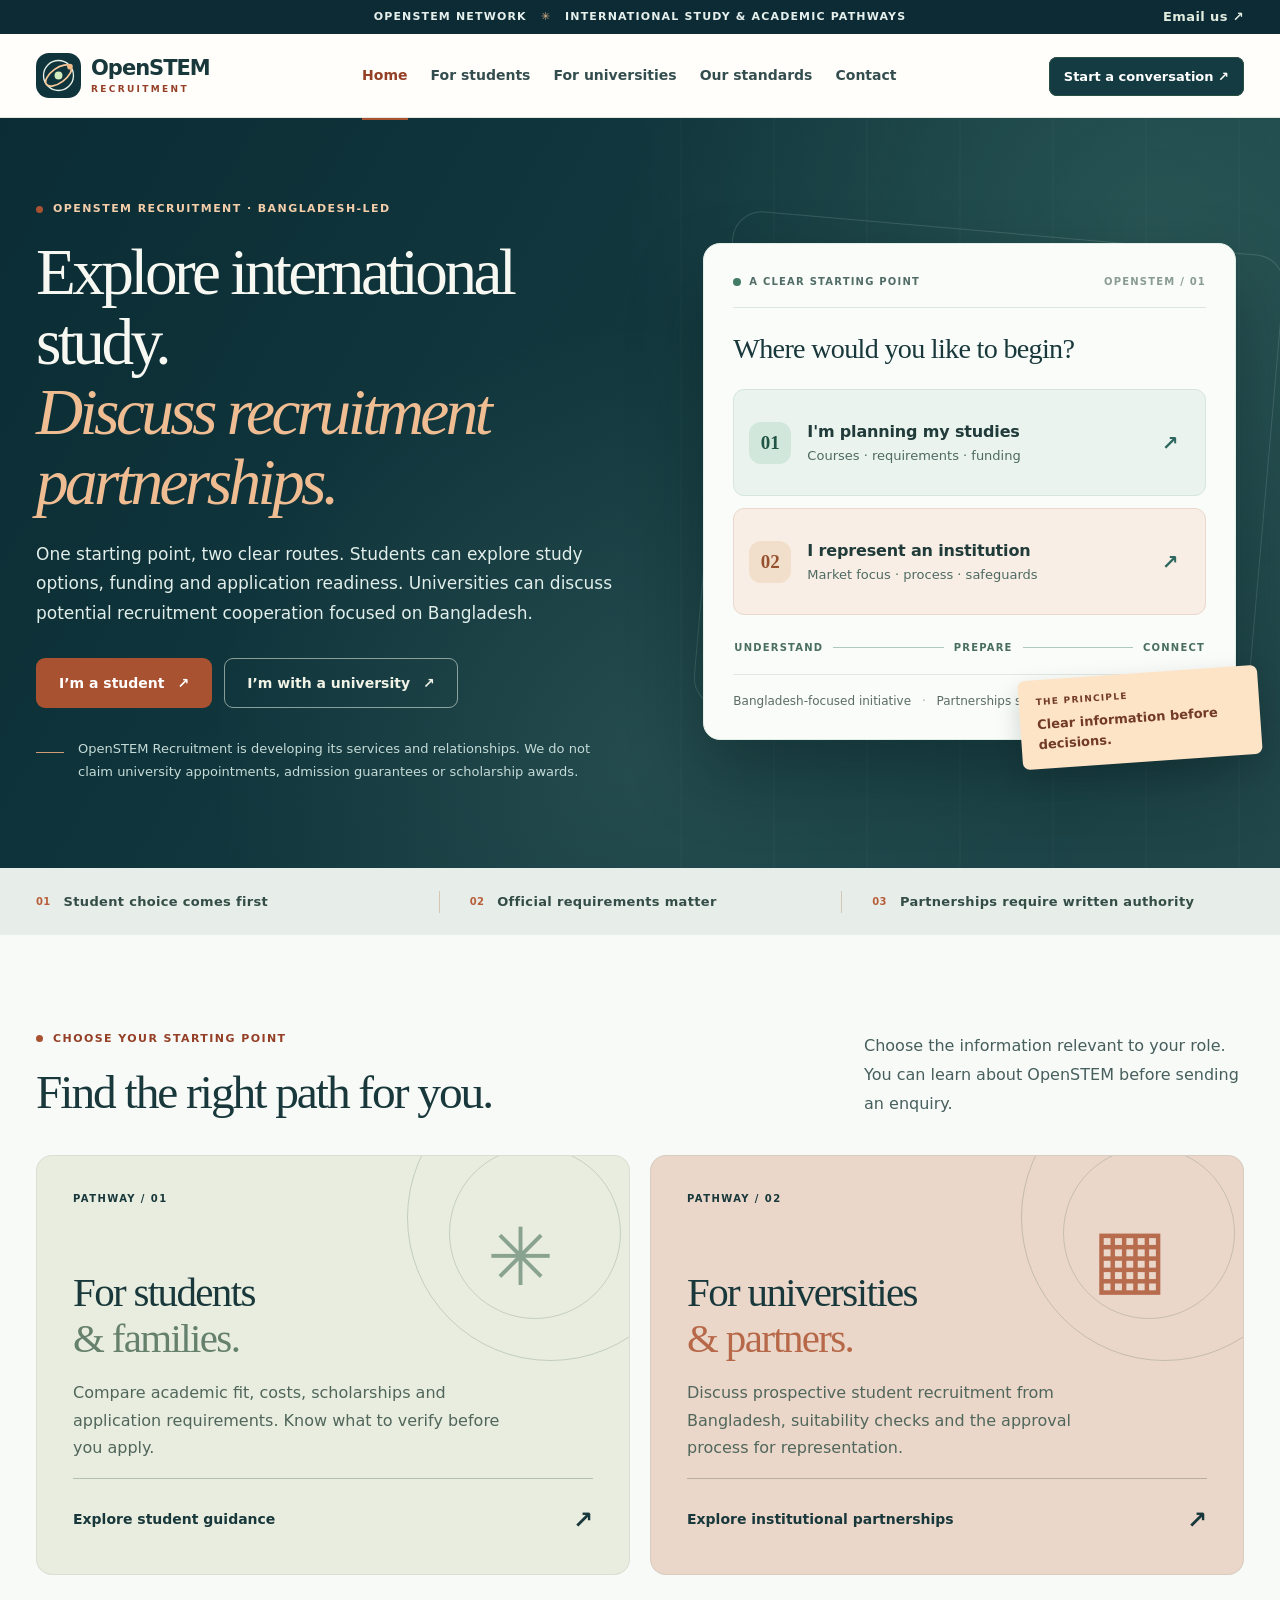
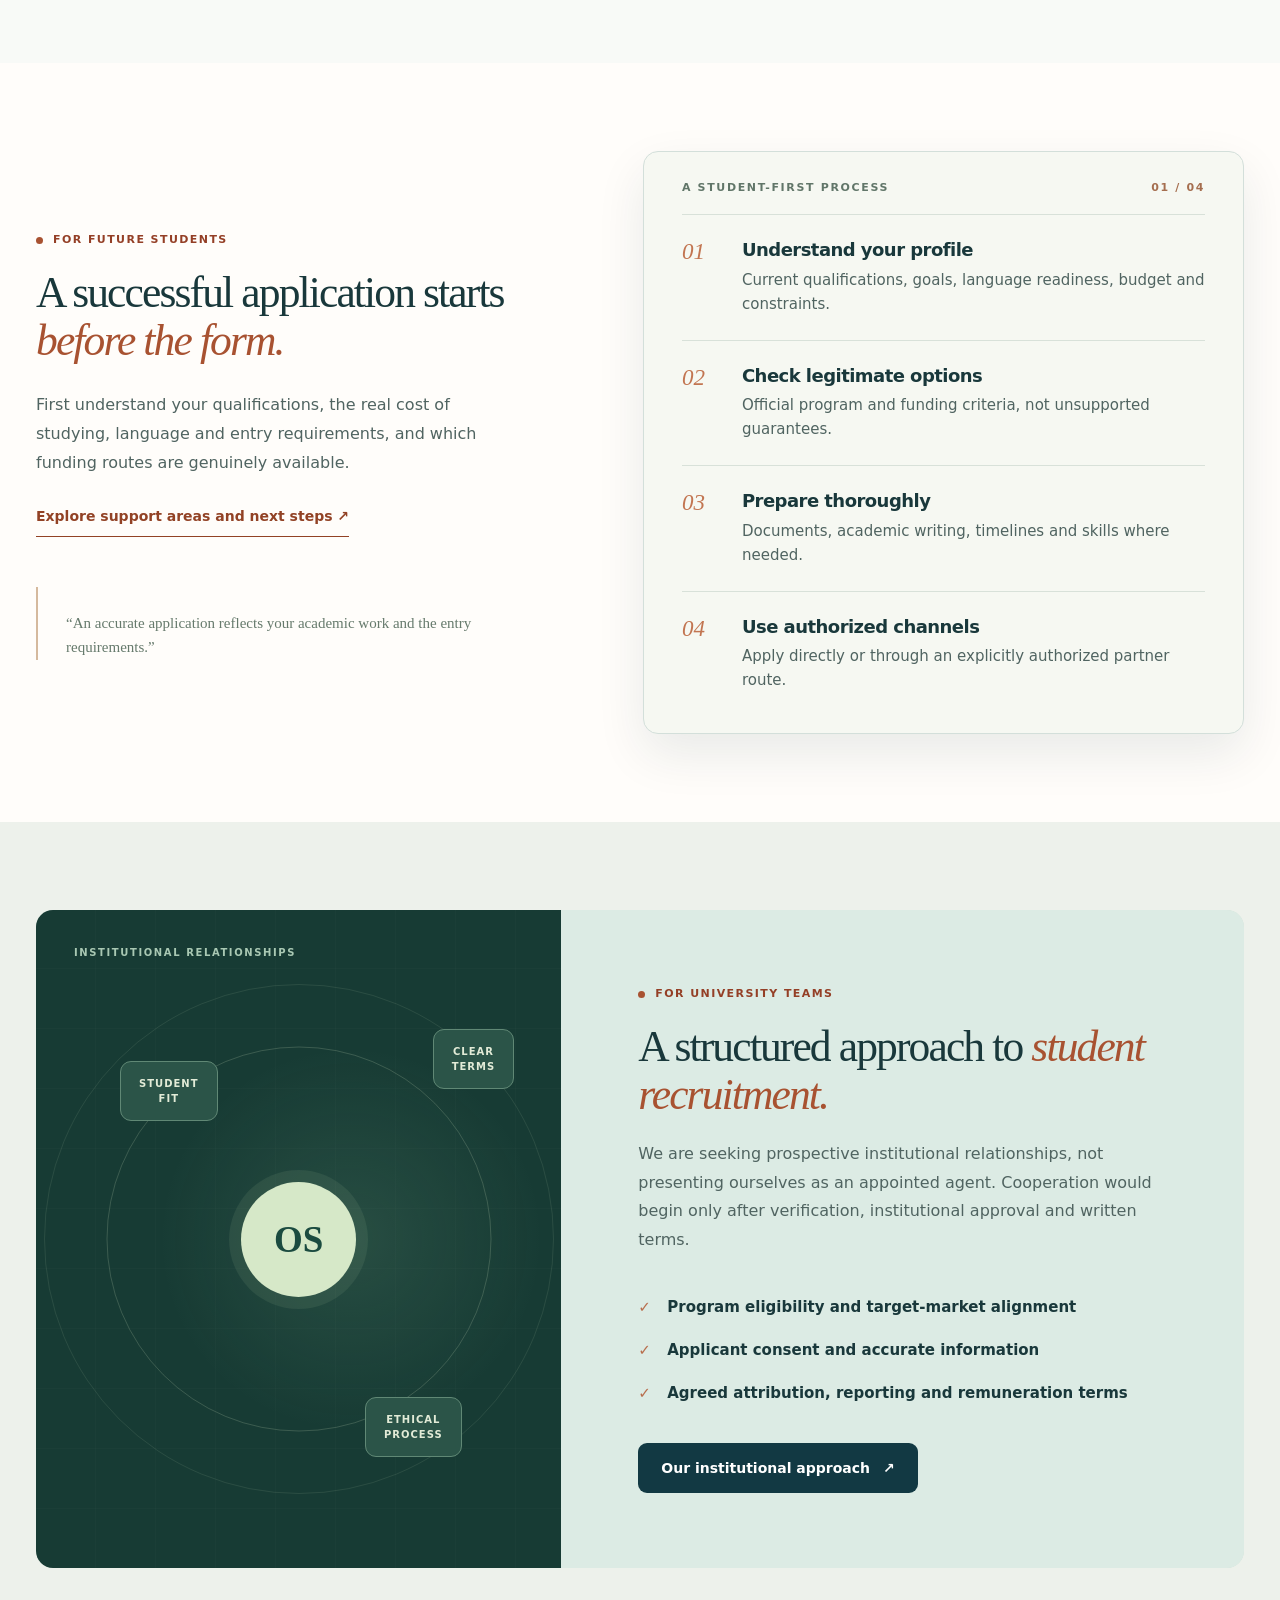
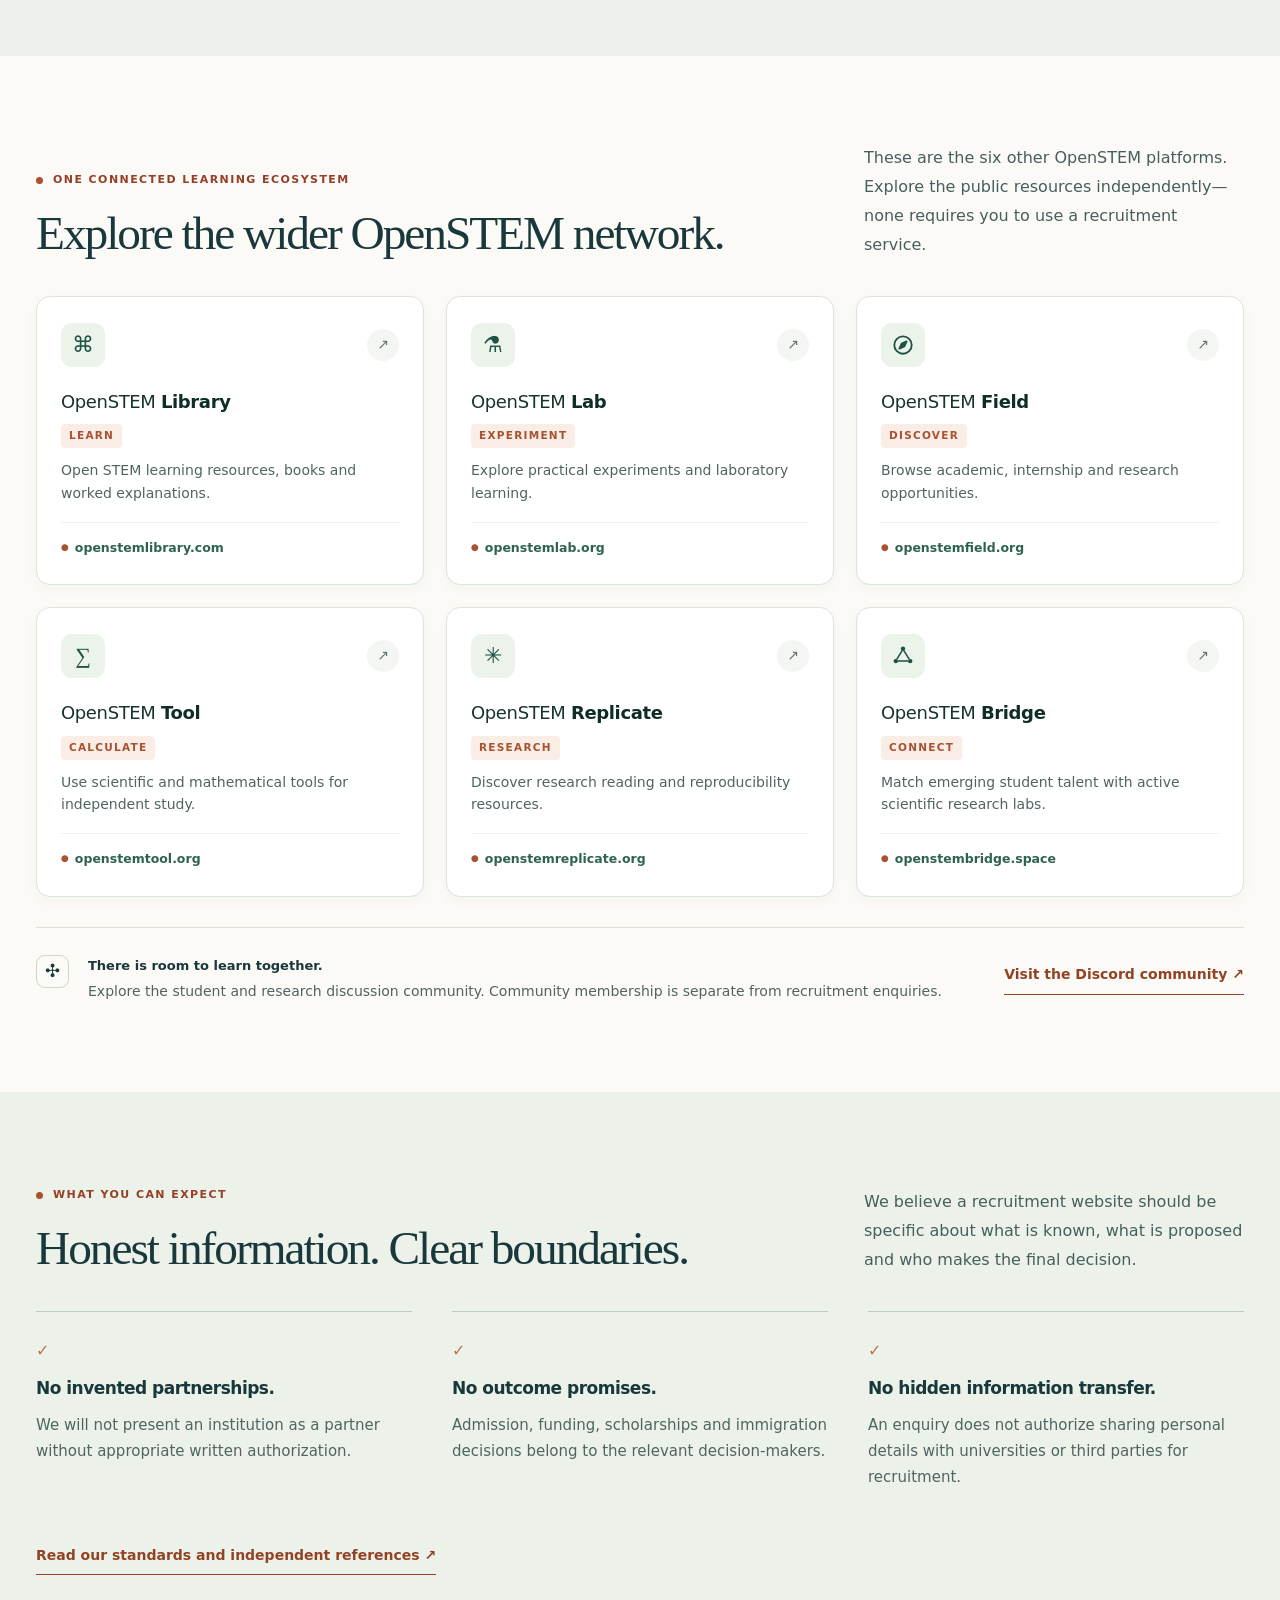
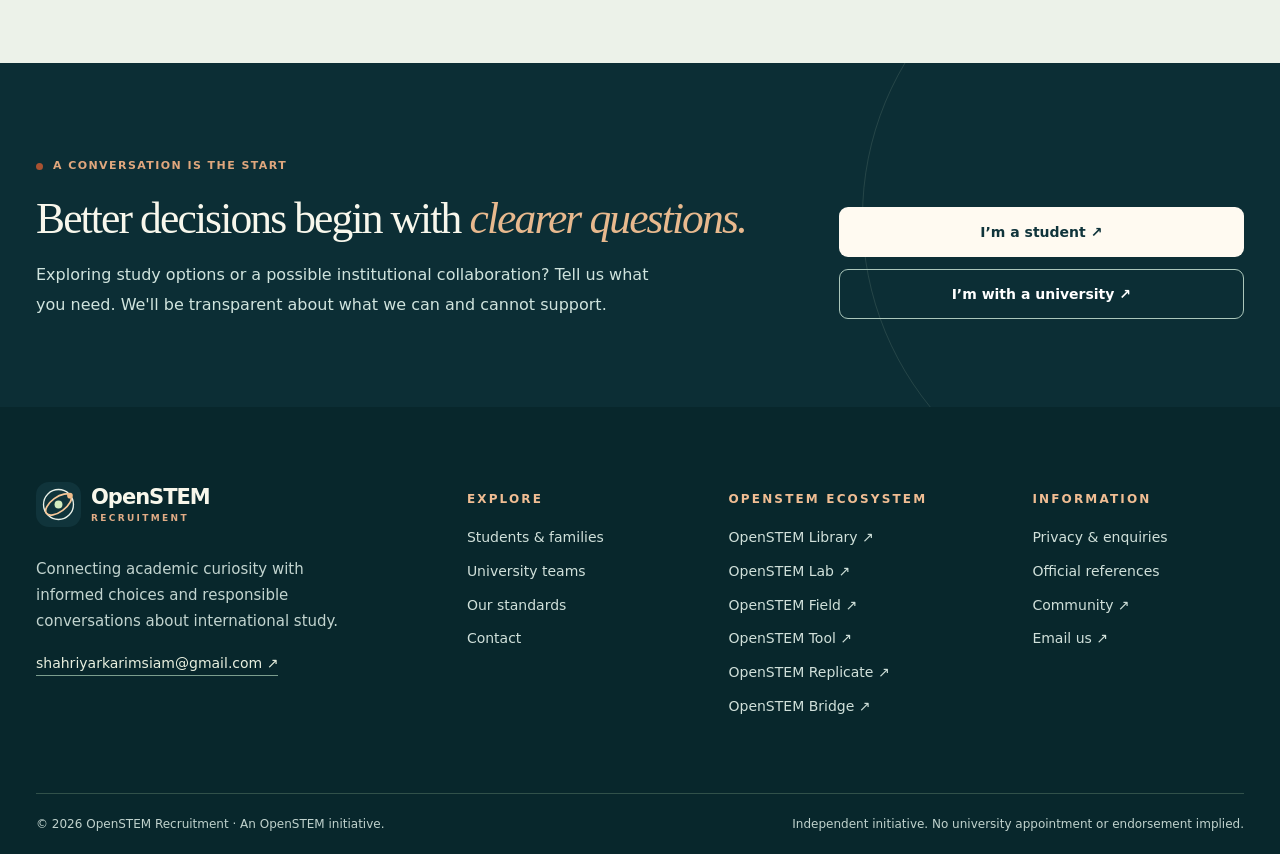
<file: index.html>
<!DOCTYPE html>
<html lang="en"><head><meta charset="utf-8"/><meta content="width=device-width, initial-scale=1" name="viewport"/><meta content="light" name="color-scheme"/><meta content="#0b2c34" name="theme-color"/><meta content="OpenSTEM Recruitment connects student-focused academic guidance with honest conversations about potential university recruitment partnerships." name="description"/><title>Study pathways &amp; university recruitment partnerships | OpenSTEM Recruitment</title><meta content="website" property="og:type"/><meta content="Study pathways &amp; university recruitment partnerships — OpenSTEM Recruitment" property="og:title"/><meta content="OpenSTEM Recruitment connects student-focused academic guidance with honest conversations about potential university recruitment partnerships." property="og:description"/><link rel="canonical" href="https://openstemrecruitment.com/"/><meta content="https://openstemrecruitment.com/" property="og:url"/><link href="assets/favicon.svg" rel="icon" type="image/svg+xml"/><link href="assets/styles.css?v=3x3" rel="stylesheet"/><script defer="" src="assets/app.js"></script></head><body><a class="skip" href="#main">Skip to content</a><div class="topline"><span>OPENSTEM NETWORK <span aria-hidden="true">✳</span> INTERNATIONAL STUDY &amp; ACADEMIC PATHWAYS</span><a href="mailto:shahriyarkarimsiam@gmail.com">Email us <span aria-hidden="true">↗</span></a></div><header class="site-header"><div class="shell header-inner"><a aria-label="OpenSTEM Recruitment home" class="brand" href="index.html"><span aria-hidden="true" class="brand-mark"><svg height="37" viewbox="0 0 42 42" width="37"><circle cx="21" cy="21" fill="none" r="17" stroke="#e8f0e8" stroke-width="1.5"></circle><ellipse cx="21" cy="21" fill="none" rx="17" ry="8.2" stroke="#f7c899" stroke-width="2" transform="rotate(-36 21 21)"></ellipse><circle cx="21" cy="21" fill="#d4edbf" r="4.5"></circle><circle cx="34" cy="11" fill="#f1bd8b" r="3.2"></circle></svg></span><span class="brand-copy"><strong>OpenSTEM</strong><small>RECRUITMENT</small></span></a><nav aria-label="Main navigation" class="desktop-nav"><a aria-current="page" href="index.html">Home</a><a href="students.html">For students</a><a href="universities.html">For universities</a><a href="standards.html">Our standards</a><a href="contact.html">Contact</a></nav><div class="header-actions"><a class="header-cta" href="contact.html">Start a conversation <span aria-hidden="true">↗</span></a><button aria-controls="mobile-nav" aria-expanded="false" aria-label="Open navigation" class="menu-toggle" type="button"><span></span><span></span><span></span></button></div></div><nav aria-label="Mobile navigation" class="mobile-nav shell" hidden="" id="mobile-nav"><a aria-current="page" href="index.html">Home</a><a href="students.html">For students</a><a href="universities.html">For universities</a><a href="standards.html">Our standards</a><a href="contact.html">Contact</a></nav></header><main id="main">
<section class="hero-home"><div class="hero-sheen"></div><div class="shell home-hero-grid"><div class="hero-copy"><span class="eyebrow"><span class="eyebrow-dot"></span>OPENSTEM RECRUITMENT · BANGLADESH-LED</span><h1>Explore international study.<br/><em>Discuss recruitment partnerships.</em></h1><p class="hero-description">One starting point, two clear routes. Students can explore study options, funding and application readiness. Universities can discuss potential recruitment cooperation focused on Bangladesh.</p><div class="button-row"><a class="btn btn-accent" href="students.html">I’m a student <span aria-hidden="true">↗</span></a><a class="btn btn-border" href="universities.html">I’m with a university <span aria-hidden="true">↗</span></a></div><div class="hero-proof"><span class="small-rule"></span><p>OpenSTEM Recruitment is developing its services and relationships. We do not claim university appointments, admission guarantees or scholarship awards.</p></div></div><div aria-label="How students and universities can use OpenSTEM Recruitment" class="hero-art pathway-art">
<div class="pathway-board">
<div class="pathway-board-head"><span class="board-kicker"><span class="signal-dot"></span> A CLEAR STARTING POINT</span><span class="board-mini">OPENSTEM / 01</span></div>
<div class="pathway-board-title">Where would you like to begin?</div>
<a class="board-route board-student" href="students.html"><span aria-hidden="true" class="board-route-icon">01</span><span class="board-route-body"><strong>I'm planning my studies</strong><small>Courses · requirements · funding</small></span><span aria-hidden="true" class="board-route-arrow">↗</span></a>
<a class="board-route board-institution" href="universities.html"><span aria-hidden="true" class="board-route-icon">02</span><span class="board-route-body"><strong>I represent an institution</strong><small>Market focus · process · safeguards</small></span><span aria-hidden="true" class="board-route-arrow">↗</span></a>
<div class="board-process"><span>UNDERSTAND</span><i></i><span>PREPARE</span><i></i><span>CONNECT</span></div>
<div class="board-notice">Bangladesh-focused initiative <span>·</span> Partnerships subject to approval</div>
</div>
<div class="board-floating-note"><span>THE PRINCIPLE</span><strong>Clear information before decisions.</strong></div>
</div></div></section>
<section class="trust-ribbon"><div class="shell trust-items"><span><b>01</b> Student choice comes first</span><span><b>02</b> Official requirements matter</span><span><b>03</b> Partnerships require written authority</span></div></section>
<section class="section audience-section" id="audiences"><div class="shell"><div class="section-head"><div><span class="eyebrow"><span class="eyebrow-dot"></span>CHOOSE YOUR STARTING POINT</span><h2>Find the right path for you.</h2></div><div class="section-head-right"><p>Choose the information relevant to your role. You can learn about OpenSTEM before sending an enquiry.</p></div></div><div class="audience-grid"><a class="audience-card audience-students" href="students.html"><span class="audience-number">PATHWAY / 01</span><span aria-hidden="true" class="audience-emblem">✳</span><h3>For students <span>&amp; families.</span></h3><p>Compare academic fit, costs, scholarships and application requirements. Know what to verify before you apply.</p><span class="audience-bottom">Explore student guidance <span aria-hidden="true">↗</span></span></a><a class="audience-card audience-universities" href="universities.html"><span class="audience-number">PATHWAY / 02</span><span aria-hidden="true" class="audience-emblem">▦</span><h3>For universities <span>&amp; partners.</span></h3><p>Discuss prospective student recruitment from Bangladesh, suitability checks and the approval process for representation.</p><span class="audience-bottom">Explore institutional partnerships <span aria-hidden="true">↗</span></span></a></div></div></section>
<section class="section process-split"><div class="shell split-grid"><div class="split-story"><span class="eyebrow"><span class="eyebrow-dot"></span>FOR FUTURE STUDENTS</span><h2>A successful application starts <em>before the form.</em></h2><p>First understand your qualifications, the real cost of studying, language and entry requirements, and which funding routes are genuinely available.</p><a class="text-link" href="students.html">Explore support areas and next steps ↗</a><div class="mini-quote">“An accurate application reflects your academic work and the entry requirements.”</div></div><div class="steps-card"><div class="steps-top">A STUDENT-FIRST PROCESS <span>01 / 04</span></div><div class="step"><span>01</span><div><h3>Understand your profile</h3><p>Current qualifications, goals, language readiness, budget and constraints.</p></div></div><div class="step"><span>02</span><div><h3>Check legitimate options</h3><p>Official program and funding criteria, not unsupported guarantees.</p></div></div><div class="step"><span>03</span><div><h3>Prepare thoroughly</h3><p>Documents, academic writing, timelines and skills where needed.</p></div></div><div class="step"><span>04</span><div><h3>Use authorized channels</h3><p>Apply directly or through an explicitly authorized partner route.</p></div></div></div></div></section>
<section class="section uni-feature"><div class="shell"><div class="uni-feature-inner"><div class="uni-feature-visual"><span class="visual-kicker">INSTITUTIONAL RELATIONSHIPS</span><div class="network-center">OS</div><div class="network-node node-one">STUDENT<br/>FIT</div><div class="network-node node-two">CLEAR<br/>TERMS</div><div class="network-node node-three">ETHICAL<br/>PROCESS</div><div class="network-ring nr-one"></div><div class="network-ring nr-two"></div></div><div class="uni-feature-copy"><span class="eyebrow"><span class="eyebrow-dot"></span>FOR UNIVERSITY TEAMS</span><h2>A structured approach to <em>student recruitment.</em></h2><p>We are seeking prospective institutional relationships, not presenting ourselves as an appointed agent. Cooperation would begin only after verification, institutional approval and written terms.</p><ul class="check-list"><li>Program eligibility and target-market alignment</li><li>Applicant consent and accurate information</li><li>Agreed attribution, reporting and remuneration terms</li></ul><a class="btn btn-dark" href="universities.html">Our institutional approach <span aria-hidden="true">↗</span></a></div></div></div></section>
<section class="ecosystem section" id="ecosystem"><div class="shell"><div class="section-head"><div><span class="eyebrow"><span class="eyebrow-dot"></span>ONE CONNECTED LEARNING ECOSYSTEM</span><h2>Explore the wider OpenSTEM network.</h2></div><div class="section-head-right"><p>These are the six other OpenSTEM platforms. Explore the public resources independently—none requires you to use a recruitment service.</p></div></div><div class="eco-grid"><a class="eco-card" href="https://openstemlibrary.com" rel="noopener noreferrer" target="_blank"><span class="eco-top"><span class="eco-ico">⌘</span><span aria-hidden="true" class="external">↗</span></span><span class="eco-name">OpenSTEM <strong>Library</strong></span><span class="eco-tag">Learn</span><span class="eco-desc">Open STEM learning resources, books and worked explanations.</span><span class="eco-url">openstemlibrary.com</span></a><a class="eco-card" href="https://openstemlab.org" rel="noopener noreferrer" target="_blank"><span class="eco-top"><span class="eco-ico">⚗</span><span aria-hidden="true" class="external">↗</span></span><span class="eco-name">OpenSTEM <strong>Lab</strong></span><span class="eco-tag">Experiment</span><span class="eco-desc">Explore practical experiments and laboratory learning.</span><span class="eco-url">openstemlab.org</span></a><a class="eco-card" href="https://openstemfield.org" rel="noopener noreferrer" target="_blank"><span class="eco-top"><span class="eco-ico"><svg viewBox="0 0 24 24" fill="none" stroke="currentColor" stroke-width="2" stroke-linecap="round" stroke-linejoin="round" width="22" height="22" aria-hidden="true"><circle cx="12" cy="12" r="9.5"/><polygon points="16 8 13.5 13.5 8 16 10.5 10.5 16 8" fill="currentColor"/></svg></span><span aria-hidden="true" class="external">↗</span></span><span class="eco-name">OpenSTEM <strong>Field</strong></span><span class="eco-tag">Discover</span><span class="eco-desc">Browse academic, internship and research opportunities.</span><span class="eco-url">openstemfield.org</span></a><a class="eco-card" href="https://openstemtool.org" rel="noopener noreferrer" target="_blank"><span class="eco-top"><span class="eco-ico">∑</span><span aria-hidden="true" class="external">↗</span></span><span class="eco-name">OpenSTEM <strong>Tool</strong></span><span class="eco-tag">Calculate</span><span class="eco-desc">Use scientific and mathematical tools for independent study.</span><span class="eco-url">openstemtool.org</span></a><a class="eco-card" href="https://openstemreplicate.org" rel="noopener noreferrer" target="_blank"><span class="eco-top"><span class="eco-ico">✳</span><span aria-hidden="true" class="external">↗</span></span><span class="eco-name">OpenSTEM <strong>Replicate</strong></span><span class="eco-tag">Research</span><span class="eco-desc">Discover research reading and reproducibility resources.</span><span class="eco-url">openstemreplicate.org</span></a><a class="eco-card" href="https://www.openstembridge.space" rel="noopener noreferrer" target="_blank"><span class="eco-top"><span class="eco-ico"><svg viewBox="0 0 32 32" fill="none" width="22" height="22" aria-hidden="true"><circle cx="16" cy="5.5" r="3.2" fill="currentColor"/><circle cx="5.5" cy="23.4" r="3.2" fill="currentColor"/><circle cx="26.5" cy="23.4" r="3.2" fill="currentColor"/><path d="M14.4 8.8 7.3 20.1m10.4-11.3 7.1 11.3M9 23.4h14" stroke="currentColor" stroke-width="2.25" stroke-linecap="round"/></svg></span><span aria-hidden="true" class="external">↗</span></span><span class="eco-name">OpenSTEM <strong>Bridge</strong></span><span class="eco-tag">Connect</span><span class="eco-desc">Match emerging student talent with active scientific research labs.</span><span class="eco-url">openstembridge.space</span></a></div><div class="community-note"><div><span class="mini-icon">✣</span><strong>There is room to learn together.</strong><p>Explore the student and research discussion community. Community membership is separate from recruitment enquiries.</p></div><a class="text-link" href="https://discord.gg/tBBKtvFJzW" rel="noopener noreferrer" target="_blank">Visit the Discord community ↗</a></div></div></section>
<section class="section values-section"><div class="shell"><div class="section-head"><div><span class="eyebrow"><span class="eyebrow-dot"></span>WHAT YOU CAN EXPECT</span><h2>Honest information. Clear boundaries.</h2></div><div class="section-head-right"><p>We believe a recruitment website should be specific about what is known, what is proposed and who makes the final decision.</p></div></div><div class="values-grid"><div><span class="values-glyph">✓</span><h3>No invented partnerships.</h3><p>We will not present an institution as a partner without appropriate written authorization.</p></div><div><span class="values-glyph">✓</span><h3>No outcome promises.</h3><p>Admission, funding, scholarships and immigration decisions belong to the relevant decision-makers.</p></div><div><span class="values-glyph">✓</span><h3>No hidden information transfer.</h3><p>An enquiry does not authorize sharing personal details with universities or third parties for recruitment.</p></div></div><a class="text-link" href="standards.html">Read our standards and independent references ↗</a></div></section>
<section class="cta-panel section"><div class="shell"><div class="cta-inner"><div><span class="eyebrow"><span class="eyebrow-dot"></span>A CONVERSATION IS THE START</span><h2>Better decisions begin with <em>clearer questions.</em></h2><p>Exploring study options or a possible institutional collaboration? Tell us what you need. We'll be transparent about what we can and cannot support.</p></div><div class="cta-actions"><a class="btn btn-light" href="contact.html?type=student">I’m a student ↗</a><a class="btn btn-outline-light" href="contact.html?type=university">I’m with a university ↗</a></div></div></div></section></main><footer class="footer"><div class="shell"><div class="footer-upper"><div class="footer-lead"><a aria-label="OpenSTEM Recruitment home" class="brand" href="index.html"><span aria-hidden="true" class="brand-mark"><svg height="37" viewbox="0 0 42 42" width="37"><circle cx="21" cy="21" fill="none" r="17" stroke="#e8f0e8" stroke-width="1.5"></circle><ellipse cx="21" cy="21" fill="none" rx="17" ry="8.2" stroke="#f7c899" stroke-width="2" transform="rotate(-36 21 21)"></ellipse><circle cx="21" cy="21" fill="#d4edbf" r="4.5"></circle><circle cx="34" cy="11" fill="#f1bd8b" r="3.2"></circle></svg></span><span class="brand-copy"><strong>OpenSTEM</strong><small>RECRUITMENT</small></span></a><p>Connecting academic curiosity with informed choices and responsible conversations about international study.</p><a class="footer-mail" href="mailto:shahriyarkarimsiam@gmail.com">shahriyarkarimsiam@gmail.com <span aria-hidden="true">↗</span></a></div><div class="footer-col"><h3>Explore</h3><a href="students.html">Students &amp; families</a><a href="universities.html">University teams</a><a href="standards.html">Our standards</a><a href="contact.html">Contact</a></div><div class="footer-col"><h3>OpenSTEM ecosystem</h3><a href="https://openstemlibrary.com" rel="noopener noreferrer" target="_blank">OpenSTEM Library <span aria-hidden="true">↗</span></a><a href="https://openstemlab.org" rel="noopener noreferrer" target="_blank">OpenSTEM Lab <span aria-hidden="true">↗</span></a><a href="https://openstemfield.org" rel="noopener noreferrer" target="_blank">OpenSTEM Field <span aria-hidden="true">↗</span></a><a href="https://openstemtool.org" rel="noopener noreferrer" target="_blank">OpenSTEM Tool <span aria-hidden="true">↗</span></a><a href="https://openstemreplicate.org" rel="noopener noreferrer" target="_blank">OpenSTEM Replicate <span aria-hidden="true">↗</span></a><a href="https://www.openstembridge.space" rel="noopener noreferrer" target="_blank">OpenSTEM Bridge <span aria-hidden="true">↗</span></a></div><div class="footer-col"><h3>Information</h3><a href="privacy.html">Privacy &amp; enquiries</a><a href="standards.html#references">Official references</a><a href="https://discord.gg/tBBKtvFJzW" rel="noopener noreferrer" target="_blank">Community ↗</a><a href="mailto:shahriyarkarimsiam@gmail.com">Email us ↗</a></div></div><div class="footer-bottom"><span>© <span id="year">2026</span> OpenSTEM Recruitment · An OpenSTEM initiative.</span><span>Independent initiative. No university appointment or endorsement implied.</span></div></div></footer></body></html>
</file>
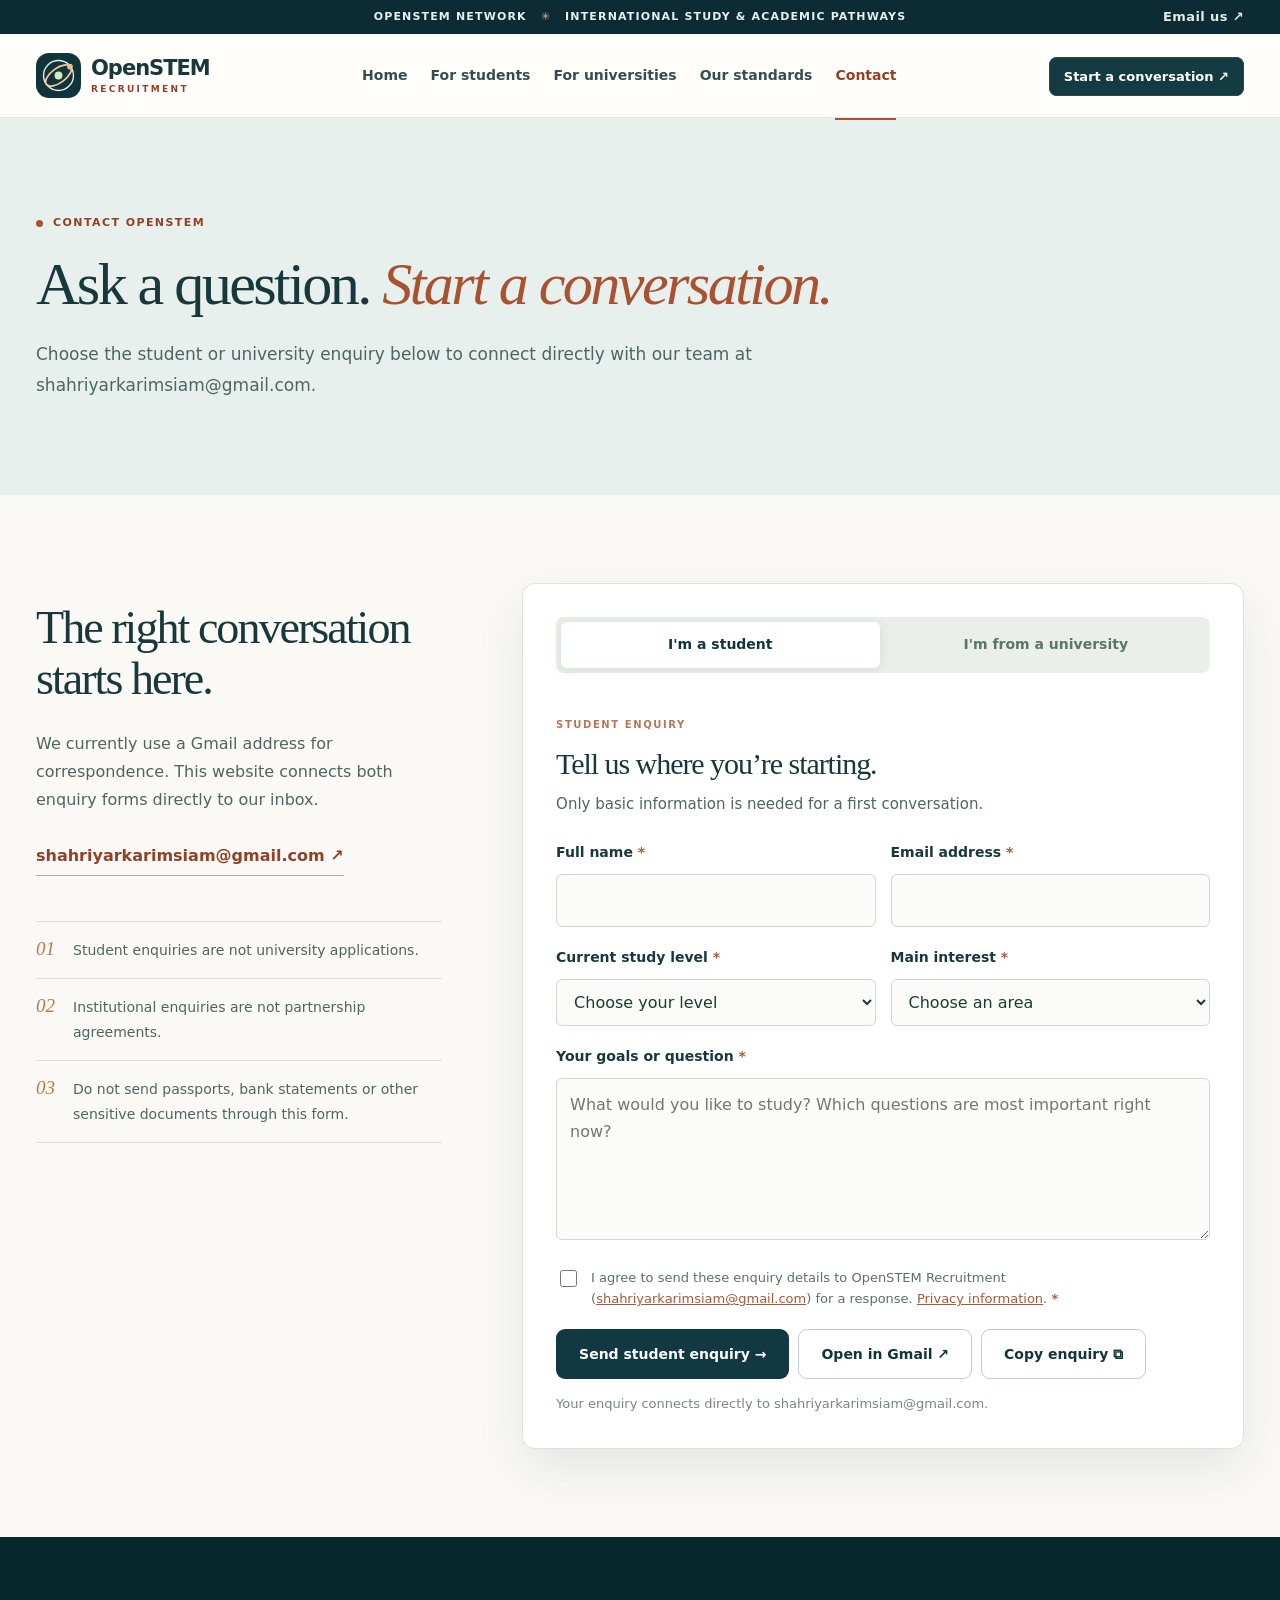
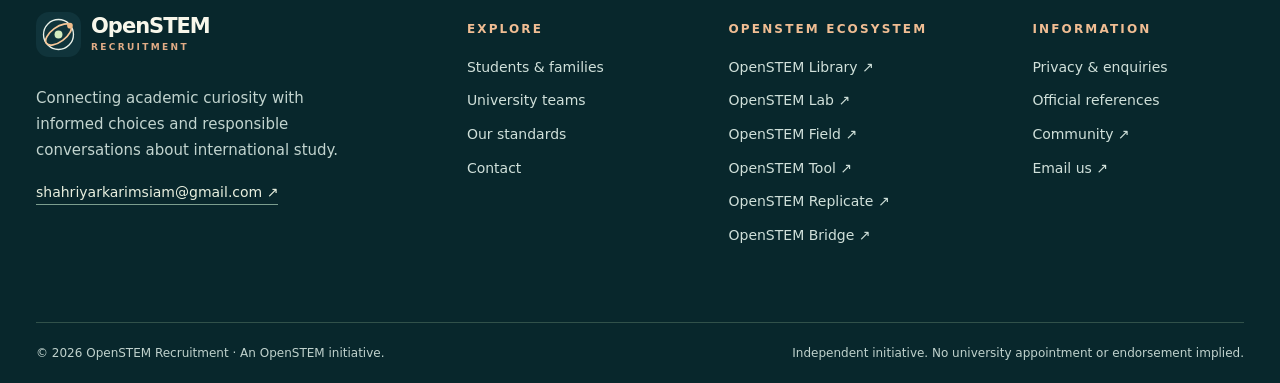
<file: contact.html>
<!DOCTYPE html>
<html lang="en"><head><meta charset="utf-8"/><meta content="width=device-width, initial-scale=1" name="viewport"/><meta content="light" name="color-scheme"/><meta content="#0b2c34" name="theme-color"/><meta content="Contact OpenSTEM Recruitment about academic study guidance or prospective university recruitment partnerships by email." name="description"/><title>Contact | students &amp; university teams | OpenSTEM Recruitment</title><meta content="website" property="og:type"/><meta content="Contact | students &amp; university teams — OpenSTEM Recruitment" property="og:title"/><meta content="Contact OpenSTEM Recruitment about academic study guidance or prospective university recruitment partnerships by email." property="og:description"/><link rel="canonical" href="https://openstemrecruitment.com/contact.html"/><meta content="https://openstemrecruitment.com/contact.html" property="og:url"/><link href="assets/favicon.svg" rel="icon" type="image/svg+xml"/><link href="assets/styles.css" rel="stylesheet"/><script defer="" src="assets/app.js"></script></head><body><a class="skip" href="#main">Skip to content</a><div class="topline"><span>OPENSTEM NETWORK <span aria-hidden="true">✳</span> INTERNATIONAL STUDY &amp; ACADEMIC PATHWAYS</span><a href="mailto:shahriyarkarimsiam@gmail.com">Email us <span aria-hidden="true">↗</span></a></div><header class="site-header"><div class="shell header-inner"><a aria-label="OpenSTEM Recruitment home" class="brand" href="index.html"><span aria-hidden="true" class="brand-mark"><svg height="37" viewbox="0 0 42 42" width="37"><circle cx="21" cy="21" fill="none" r="17" stroke="#e8f0e8" stroke-width="1.5"></circle><ellipse cx="21" cy="21" fill="none" rx="17" ry="8.2" stroke="#f7c899" stroke-width="2" transform="rotate(-36 21 21)"></ellipse><circle cx="21" cy="21" fill="#d4edbf" r="4.5"></circle><circle cx="34" cy="11" fill="#f1bd8b" r="3.2"></circle></svg></span><span class="brand-copy"><strong>OpenSTEM</strong><small>RECRUITMENT</small></span></a><nav aria-label="Main navigation" class="desktop-nav"><a href="index.html">Home</a><a href="students.html">For students</a><a href="universities.html">For universities</a><a href="standards.html">Our standards</a><a aria-current="page" href="contact.html">Contact</a></nav><div class="header-actions"><a class="header-cta" href="contact.html">Start a conversation <span aria-hidden="true">↗</span></a><button aria-controls="mobile-nav" aria-expanded="false" aria-label="Open navigation" class="menu-toggle" type="button"><span></span><span></span><span></span></button></div></div><nav aria-label="Mobile navigation" class="mobile-nav shell" hidden="" id="mobile-nav"><a href="index.html">Home</a><a href="students.html">For students</a><a href="universities.html">For universities</a><a href="standards.html">Our standards</a><a aria-current="page" href="contact.html">Contact</a></nav></header><main id="main">
<section class="subhero simple-hero"><div class="shell"><span class="eyebrow"><span class="eyebrow-dot"></span>CONTACT OPENSTEM</span><h1>Ask a question. <em>Start a conversation.</em></h1><p>Choose the student or university enquiry below to connect directly with our team at shahriyarkarimsiam@gmail.com.</p></div></section>
<section class="section contact-section"><div class="shell"><div class="contact-layout"><div class="contact-aside"><h2>The right conversation starts here.</h2><p>We currently use a Gmail address for correspondence. This website connects both enquiry forms directly to our inbox.</p><a class="large-email" href="mailto:shahriyarkarimsiam@gmail.com">shahriyarkarimsiam@gmail.com ↗</a><div class="contact-facts"><div><span>01</span><p>Student enquiries are not university applications.</p></div><div><span>02</span><p>Institutional enquiries are not partnership agreements.</p></div><div><span>03</span><p>Do not send passports, bank statements or other sensitive documents through this form.</p></div></div></div><div class="form-panel"><div aria-label="Choose enquiry type" class="form-tabs" role="tablist"><button aria-controls="student-panel" aria-selected="true" data-tab="student" id="student-tab" role="tab" type="button">I'm a student</button><button aria-controls="university-panel" aria-selected="false" data-tab="university" id="university-tab" role="tab" tabindex="-1" type="button">I'm from a university</button></div><section aria-labelledby="student-tab" id="student-panel" role="tabpanel"><span class="form-label-top">STUDENT ENQUIRY</span><h3>Tell us where you’re starting.</h3><p>Only basic information is needed for a first conversation.</p><form action="https://formsubmit.co/shahriyarkarimsiam@gmail.com" class="enquiry-form" data-form="student" id="student-form" method="POST"><input name="form_type" type="hidden" value="student"/><input name="_subject" type="hidden" value="OpenSTEM Recruitment — Student Study Enquiry"/><input name="_template" type="hidden" value="table"/><input name="_captcha" type="hidden" value="false"/><div class="form-row"><div class="field"><label for="student-name">Full name <span>*</span></label><input autocomplete="name" id="student-name" maxlength="100" name="name" required=""/></div><div class="field"><label for="student-email">Email address <span>*</span></label><input autocomplete="email" id="student-email" maxlength="180" name="email" required="" type="email"/></div></div><div class="form-row"><div class="field"><label for="student-level">Current study level <span>*</span></label><select id="student-level" name="level" required=""><option value="">Choose your level</option><option>Higher secondary / HSC</option><option>Undergraduate student</option><option>Undergraduate graduate</option><option>Master's student / graduate</option><option>Doctoral student</option><option>Other</option></select></div><div class="field"><label for="student-interest">Main interest <span>*</span></label><select id="student-interest" name="interest" required=""><option value="">Choose an area</option><option>University admission</option><option>Scholarships or funding</option><option>Funded research / PhD</option><option>Professor or group research</option><option>Application preparation</option><option>Still exploring</option></select></div></div><div class="field"><label for="student-message">Your goals or question <span>*</span></label><textarea id="student-message" maxlength="1400" name="message" placeholder="What would you like to study? Which questions are most important right now?" required="" rows="5"></textarea></div><label class="checkbox-line"><input name="consent" required="" type="checkbox"/><span>I agree to send these enquiry details to OpenSTEM Recruitment (<a href="mailto:shahriyarkarimsiam@gmail.com">shahriyarkarimsiam@gmail.com</a>) for a response. <a href="privacy.html">Privacy information</a>. <b>*</b></span></label><div class="form-buttons"><button class="btn btn-dark" type="submit">Send student enquiry →</button><button class="btn btn-quiet gmail-btn" type="button">Open in Gmail ↗</button><button class="btn btn-quiet copy-btn" type="button">Copy enquiry ⧉</button></div><p aria-live="polite" class="form-status" role="status"></p><p class="small-form-note">Your enquiry connects directly to shahriyarkarimsiam@gmail.com.</p></form></section><section aria-labelledby="university-tab" hidden="" id="university-panel" role="tabpanel"><span class="form-label-top">INSTITUTIONAL ENQUIRY</span><h3>Discuss a prospective relationship.</h3><p>Please share the institution and the topic you would like to explore.</p><form action="https://formsubmit.co/shahriyarkarimsiam@gmail.com" class="enquiry-form" data-form="university" id="university-form" method="POST"><input name="form_type" type="hidden" value="university"/><input name="_subject" type="hidden" value="OpenSTEM Recruitment — Institutional Enquiry"/><input name="_template" type="hidden" value="table"/><input name="_captcha" type="hidden" value="false"/><div class="form-row"><div class="field"><label for="university-name">Your name <span>*</span></label><input autocomplete="name" id="university-name" maxlength="100" name="name" required=""/></div><div class="field"><label for="university-email">Work email <span>*</span></label><input autocomplete="email" id="university-email" maxlength="180" name="email" required="" type="email"/></div></div><div class="field"><label for="university-institution">Institution / organization <span>*</span></label><input autocomplete="organization" id="university-institution" maxlength="180" name="institution" required=""/></div><div class="form-row"><div class="field"><label for="university-role">Your role</label><input id="university-role" maxlength="100" name="role" placeholder="e.g., International recruitment team"/></div><div class="field"><label for="university-topic">Area of interest</label><select id="university-topic" name="topic"><option>Prospective recruitment agreement</option><option>Student engagement</option><option>STEM academic collaboration</option><option>General introduction</option></select></div></div><div class="field"><label for="university-message">What would you like to discuss? <span>*</span></label><textarea id="university-message" maxlength="1400" name="message" placeholder="Your recruitment market, program focus, required documents or preferred next step…" required="" rows="5"></textarea></div><label class="checkbox-line"><input name="consent" required="" type="checkbox"/><span>I agree to send these enquiry details to OpenSTEM Recruitment (<a href="mailto:shahriyarkarimsiam@gmail.com">shahriyarkarimsiam@gmail.com</a>) for a response. <a href="privacy.html">Privacy information</a>. <b>*</b></span></label><div class="form-buttons"><button class="btn btn-dark" type="submit">Send partnership enquiry →</button><button class="btn btn-quiet gmail-btn" type="button">Open in Gmail ↗</button><button class="btn btn-quiet copy-btn" type="button">Copy enquiry ⧉</button></div><p aria-live="polite" class="form-status" role="status"></p><p class="small-form-note">Your enquiry connects directly to shahriyarkarimsiam@gmail.com.</p></form></section></div></div></div></section></main><footer class="footer"><div class="shell"><div class="footer-upper"><div class="footer-lead"><a aria-label="OpenSTEM Recruitment home" class="brand" href="index.html"><span aria-hidden="true" class="brand-mark"><svg height="37" viewbox="0 0 42 42" width="37"><circle cx="21" cy="21" fill="none" r="17" stroke="#e8f0e8" stroke-width="1.5"></circle><ellipse cx="21" cy="21" fill="none" rx="17" ry="8.2" stroke="#f7c899" stroke-width="2" transform="rotate(-36 21 21)"></ellipse><circle cx="21" cy="21" fill="#d4edbf" r="4.5"></circle><circle cx="34" cy="11" fill="#f1bd8b" r="3.2"></circle></svg></span><span class="brand-copy"><strong>OpenSTEM</strong><small>RECRUITMENT</small></span></a><p>Connecting academic curiosity with informed choices and responsible conversations about international study.</p><a class="footer-mail" href="mailto:shahriyarkarimsiam@gmail.com">shahriyarkarimsiam@gmail.com <span aria-hidden="true">↗</span></a></div><div class="footer-col"><h3>Explore</h3><a href="students.html">Students &amp; families</a><a href="universities.html">University teams</a><a href="standards.html">Our standards</a><a href="contact.html">Contact</a></div><div class="footer-col"><h3>OpenSTEM ecosystem</h3><a href="https://openstemlibrary.com" rel="noopener noreferrer" target="_blank">OpenSTEM Library <span aria-hidden="true">↗</span></a><a href="https://openstemlab.org" rel="noopener noreferrer" target="_blank">OpenSTEM Lab <span aria-hidden="true">↗</span></a><a href="https://openstemfield.org" rel="noopener noreferrer" target="_blank">OpenSTEM Field <span aria-hidden="true">↗</span></a><a href="https://openstemtool.org" rel="noopener noreferrer" target="_blank">OpenSTEM Tool <span aria-hidden="true">↗</span></a><a href="https://openstemreplicate.org" rel="noopener noreferrer" target="_blank">OpenSTEM Replicate <span aria-hidden="true">↗</span></a><a href="https://www.openstembridge.space" rel="noopener noreferrer" target="_blank">OpenSTEM Bridge <span aria-hidden="true">↗</span></a></div><div class="footer-col"><h3>Information</h3><a href="privacy.html">Privacy &amp; enquiries</a><a href="standards.html#references">Official references</a><a href="https://discord.gg/tBBKtvFJzW" rel="noopener noreferrer" target="_blank">Community ↗</a><a href="mailto:shahriyarkarimsiam@gmail.com">Email us ↗</a></div></div><div class="footer-bottom"><span>© <span id="year">2026</span> OpenSTEM Recruitment · An OpenSTEM initiative.</span><span>Independent initiative. No university appointment or endorsement implied.</span></div></div></footer></body></html>
</file>
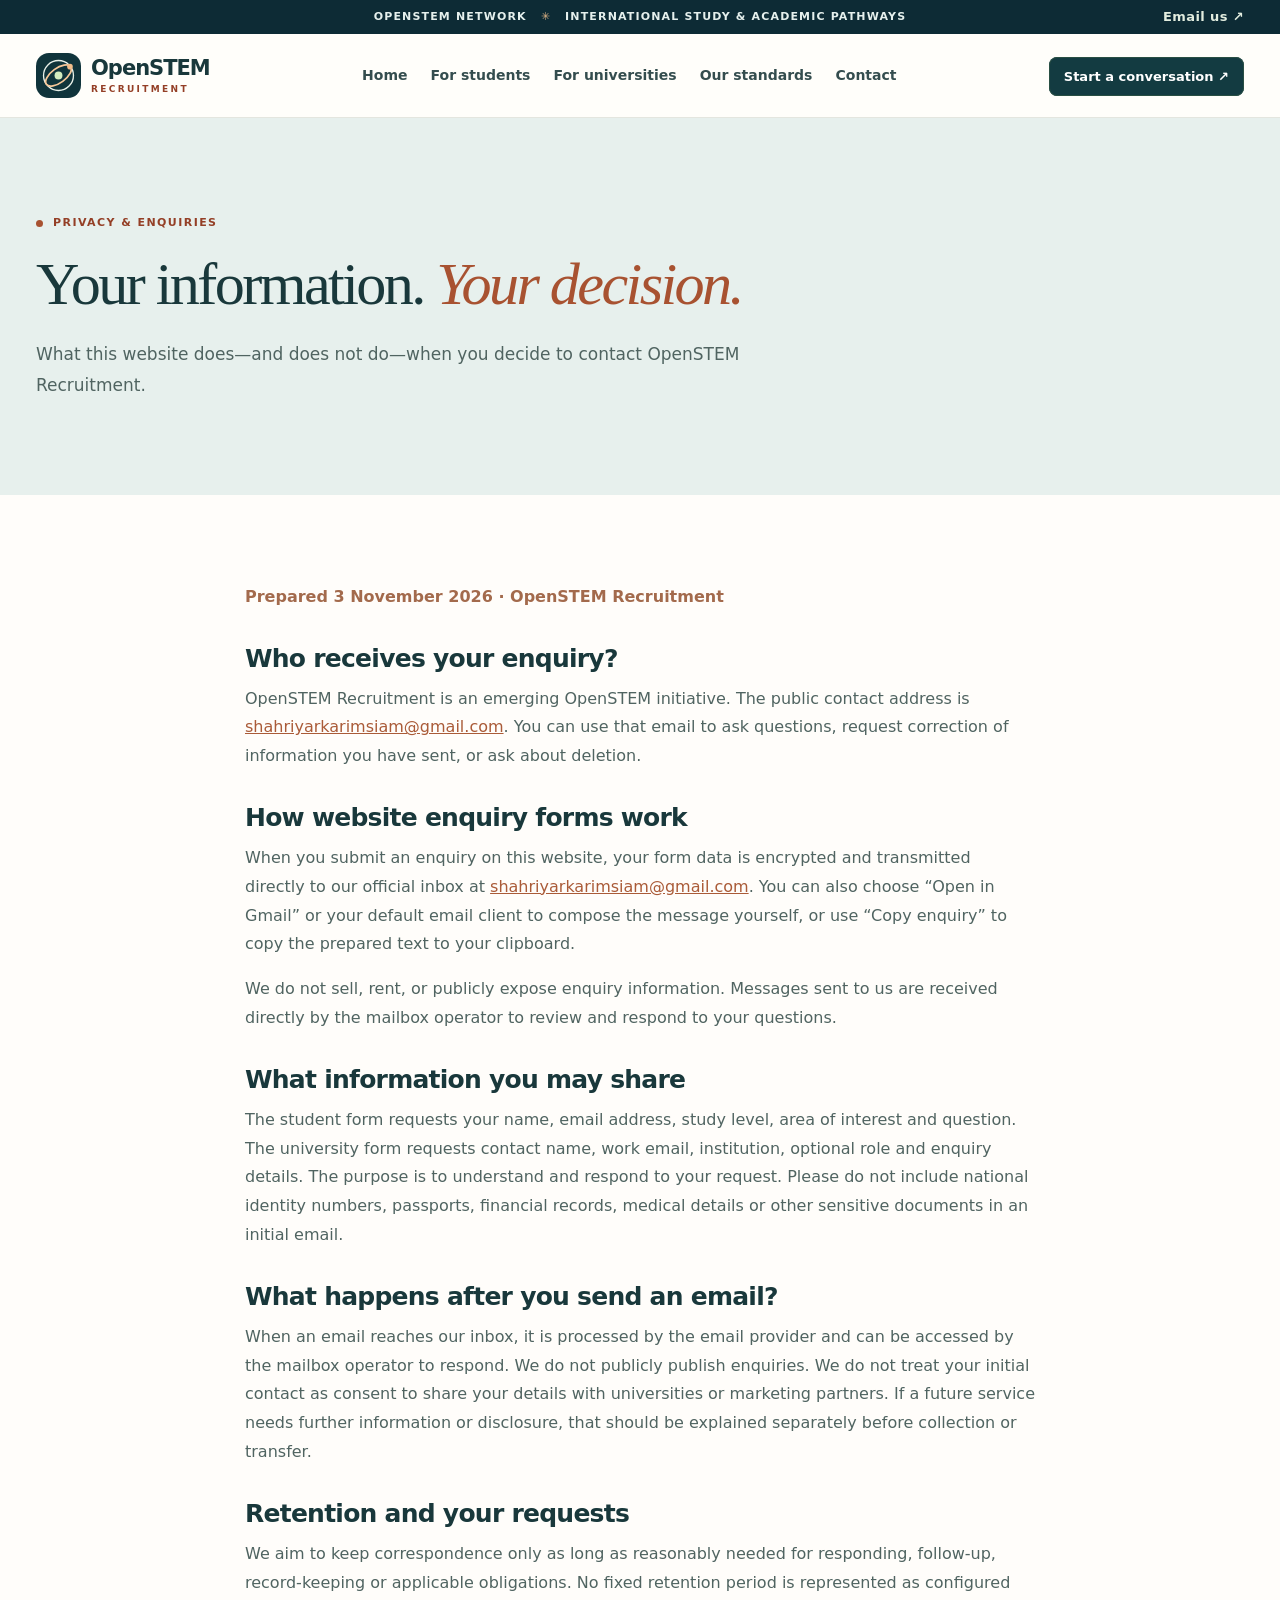
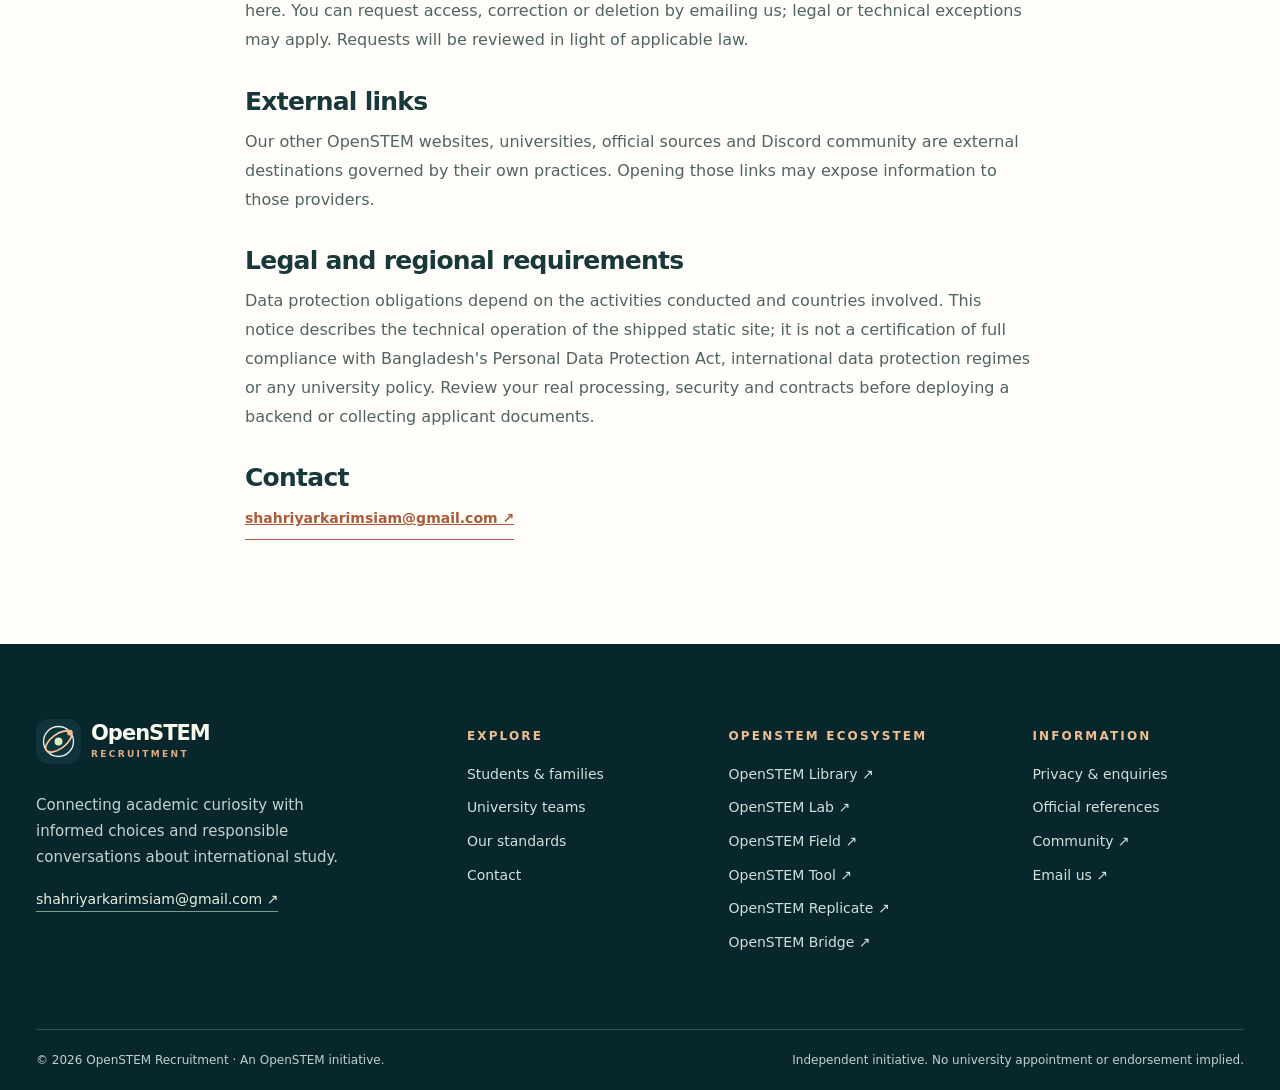
<file: privacy.html>
<!DOCTYPE html>
<html lang="en"><head><meta charset="utf-8"/><meta content="width=device-width, initial-scale=1" name="viewport"/><meta content="light" name="color-scheme"/><meta content="#0b2c34" name="theme-color"/><meta content="Read how OpenSTEM Recruitment handles initial student and institutional enquiries through email drafts, without server-side form storage." name="description"/><title>Privacy &amp; enquiries | OpenSTEM Recruitment</title><meta content="website" property="og:type"/><meta content="Privacy &amp; enquiries — OpenSTEM Recruitment" property="og:title"/><meta content="Read how OpenSTEM Recruitment handles initial student and institutional enquiries through email drafts, without server-side form storage." property="og:description"/><link rel="canonical" href="https://openstemrecruitment.com/privacy.html"/><meta content="https://openstemrecruitment.com/privacy.html" property="og:url"/><link href="assets/favicon.svg" rel="icon" type="image/svg+xml"/><link href="assets/styles.css" rel="stylesheet"/><script defer="" src="assets/app.js"></script></head><body><a class="skip" href="#main">Skip to content</a><div class="topline"><span>OPENSTEM NETWORK <span aria-hidden="true">✳</span> INTERNATIONAL STUDY &amp; ACADEMIC PATHWAYS</span><a href="mailto:shahriyarkarimsiam@gmail.com">Email us <span aria-hidden="true">↗</span></a></div><header class="site-header"><div class="shell header-inner"><a aria-label="OpenSTEM Recruitment home" class="brand" href="index.html"><span aria-hidden="true" class="brand-mark"><svg height="37" viewbox="0 0 42 42" width="37"><circle cx="21" cy="21" fill="none" r="17" stroke="#e8f0e8" stroke-width="1.5"></circle><ellipse cx="21" cy="21" fill="none" rx="17" ry="8.2" stroke="#f7c899" stroke-width="2" transform="rotate(-36 21 21)"></ellipse><circle cx="21" cy="21" fill="#d4edbf" r="4.5"></circle><circle cx="34" cy="11" fill="#f1bd8b" r="3.2"></circle></svg></span><span class="brand-copy"><strong>OpenSTEM</strong><small>RECRUITMENT</small></span></a><nav aria-label="Main navigation" class="desktop-nav"><a href="index.html">Home</a><a href="students.html">For students</a><a href="universities.html">For universities</a><a href="standards.html">Our standards</a><a href="contact.html">Contact</a></nav><div class="header-actions"><a class="header-cta" href="contact.html">Start a conversation <span aria-hidden="true">↗</span></a><button aria-controls="mobile-nav" aria-expanded="false" aria-label="Open navigation" class="menu-toggle" type="button"><span></span><span></span><span></span></button></div></div><nav aria-label="Mobile navigation" class="mobile-nav shell" hidden="" id="mobile-nav"><a href="index.html">Home</a><a href="students.html">For students</a><a href="universities.html">For universities</a><a href="standards.html">Our standards</a><a href="contact.html">Contact</a></nav></header><main id="main">
<section class="subhero simple-hero"><div class="shell"><span class="eyebrow"><span class="eyebrow-dot"></span>PRIVACY &amp; ENQUIRIES</span><h1>Your information. <em>Your decision.</em></h1><p>What this website does—and does not do—when you decide to contact OpenSTEM Recruitment.</p></div></section><section class="section legal-section"><div class="shell legal-content"><p class="legal-updated">Prepared 3 November 2026 · OpenSTEM Recruitment</p><h2>Who receives your enquiry?</h2><p>OpenSTEM Recruitment is an emerging OpenSTEM initiative. The public contact address is <a href="mailto:shahriyarkarimsiam@gmail.com">shahriyarkarimsiam@gmail.com</a>. You can use that email to ask questions, request correction of information you have sent, or ask about deletion.</p><h2>How website enquiry forms work</h2><p>When you submit an enquiry on this website, your form data is encrypted and transmitted directly to our official inbox at <a href="mailto:shahriyarkarimsiam@gmail.com">shahriyarkarimsiam@gmail.com</a>. You can also choose “Open in Gmail” or your default email client to compose the message yourself, or use “Copy enquiry” to copy the prepared text to your clipboard.</p><p>We do not sell, rent, or publicly expose enquiry information. Messages sent to us are received directly by the mailbox operator to review and respond to your questions.</p><h2>What information you may share</h2><p>The student form requests your name, email address, study level, area of interest and question. The university form requests contact name, work email, institution, optional role and enquiry details. The purpose is to understand and respond to your request. Please do not include national identity numbers, passports, financial records, medical details or other sensitive documents in an initial email.</p><h2>What happens after you send an email?</h2><p>When an email reaches our inbox, it is processed by the email provider and can be accessed by the mailbox operator to respond. We do not publicly publish enquiries. We do not treat your initial contact as consent to share your details with universities or marketing partners. If a future service needs further information or disclosure, that should be explained separately before collection or transfer.</p><h2>Retention and your requests</h2><p>We aim to keep correspondence only as long as reasonably needed for responding, follow-up, record-keeping or applicable obligations. No fixed retention period is represented as configured here. You can request access, correction or deletion by emailing us; legal or technical exceptions may apply. Requests will be reviewed in light of applicable law.</p><h2>External links</h2><p>Our other OpenSTEM websites, universities, official sources and Discord community are external destinations governed by their own practices. Opening those links may expose information to those providers.</p><h2>Legal and regional requirements</h2><p>Data protection obligations depend on the activities conducted and countries involved. This notice describes the technical operation of the shipped static site; it is not a certification of full compliance with Bangladesh's Personal Data Protection Act, international data protection regimes or any university policy. Review your real processing, security and contracts before deploying a backend or collecting applicant documents.</p><h2>Contact</h2><p><a class="text-link" href="mailto:shahriyarkarimsiam@gmail.com">shahriyarkarimsiam@gmail.com ↗</a></p></div></section></main><footer class="footer"><div class="shell"><div class="footer-upper"><div class="footer-lead"><a aria-label="OpenSTEM Recruitment home" class="brand" href="index.html"><span aria-hidden="true" class="brand-mark"><svg height="37" viewbox="0 0 42 42" width="37"><circle cx="21" cy="21" fill="none" r="17" stroke="#e8f0e8" stroke-width="1.5"></circle><ellipse cx="21" cy="21" fill="none" rx="17" ry="8.2" stroke="#f7c899" stroke-width="2" transform="rotate(-36 21 21)"></ellipse><circle cx="21" cy="21" fill="#d4edbf" r="4.5"></circle><circle cx="34" cy="11" fill="#f1bd8b" r="3.2"></circle></svg></span><span class="brand-copy"><strong>OpenSTEM</strong><small>RECRUITMENT</small></span></a><p>Connecting academic curiosity with informed choices and responsible conversations about international study.</p><a class="footer-mail" href="mailto:shahriyarkarimsiam@gmail.com">shahriyarkarimsiam@gmail.com <span aria-hidden="true">↗</span></a></div><div class="footer-col"><h3>Explore</h3><a href="students.html">Students &amp; families</a><a href="universities.html">University teams</a><a href="standards.html">Our standards</a><a href="contact.html">Contact</a></div><div class="footer-col"><h3>OpenSTEM ecosystem</h3><a href="https://openstemlibrary.com" rel="noopener noreferrer" target="_blank">OpenSTEM Library <span aria-hidden="true">↗</span></a><a href="https://openstemlab.org" rel="noopener noreferrer" target="_blank">OpenSTEM Lab <span aria-hidden="true">↗</span></a><a href="https://openstemfield.org" rel="noopener noreferrer" target="_blank">OpenSTEM Field <span aria-hidden="true">↗</span></a><a href="https://openstemtool.org" rel="noopener noreferrer" target="_blank">OpenSTEM Tool <span aria-hidden="true">↗</span></a><a href="https://openstemreplicate.org" rel="noopener noreferrer" target="_blank">OpenSTEM Replicate <span aria-hidden="true">↗</span></a><a href="https://www.openstembridge.space" rel="noopener noreferrer" target="_blank">OpenSTEM Bridge <span aria-hidden="true">↗</span></a></div><div class="footer-col"><h3>Information</h3><a href="privacy.html">Privacy &amp; enquiries</a><a href="standards.html#references">Official references</a><a href="https://discord.gg/tBBKtvFJzW" rel="noopener noreferrer" target="_blank">Community ↗</a><a href="mailto:shahriyarkarimsiam@gmail.com">Email us ↗</a></div></div><div class="footer-bottom"><span>© <span id="year">2026</span> OpenSTEM Recruitment · An OpenSTEM initiative.</span><span>Independent initiative. No university appointment or endorsement implied.</span></div></div></footer></body></html>
</file>
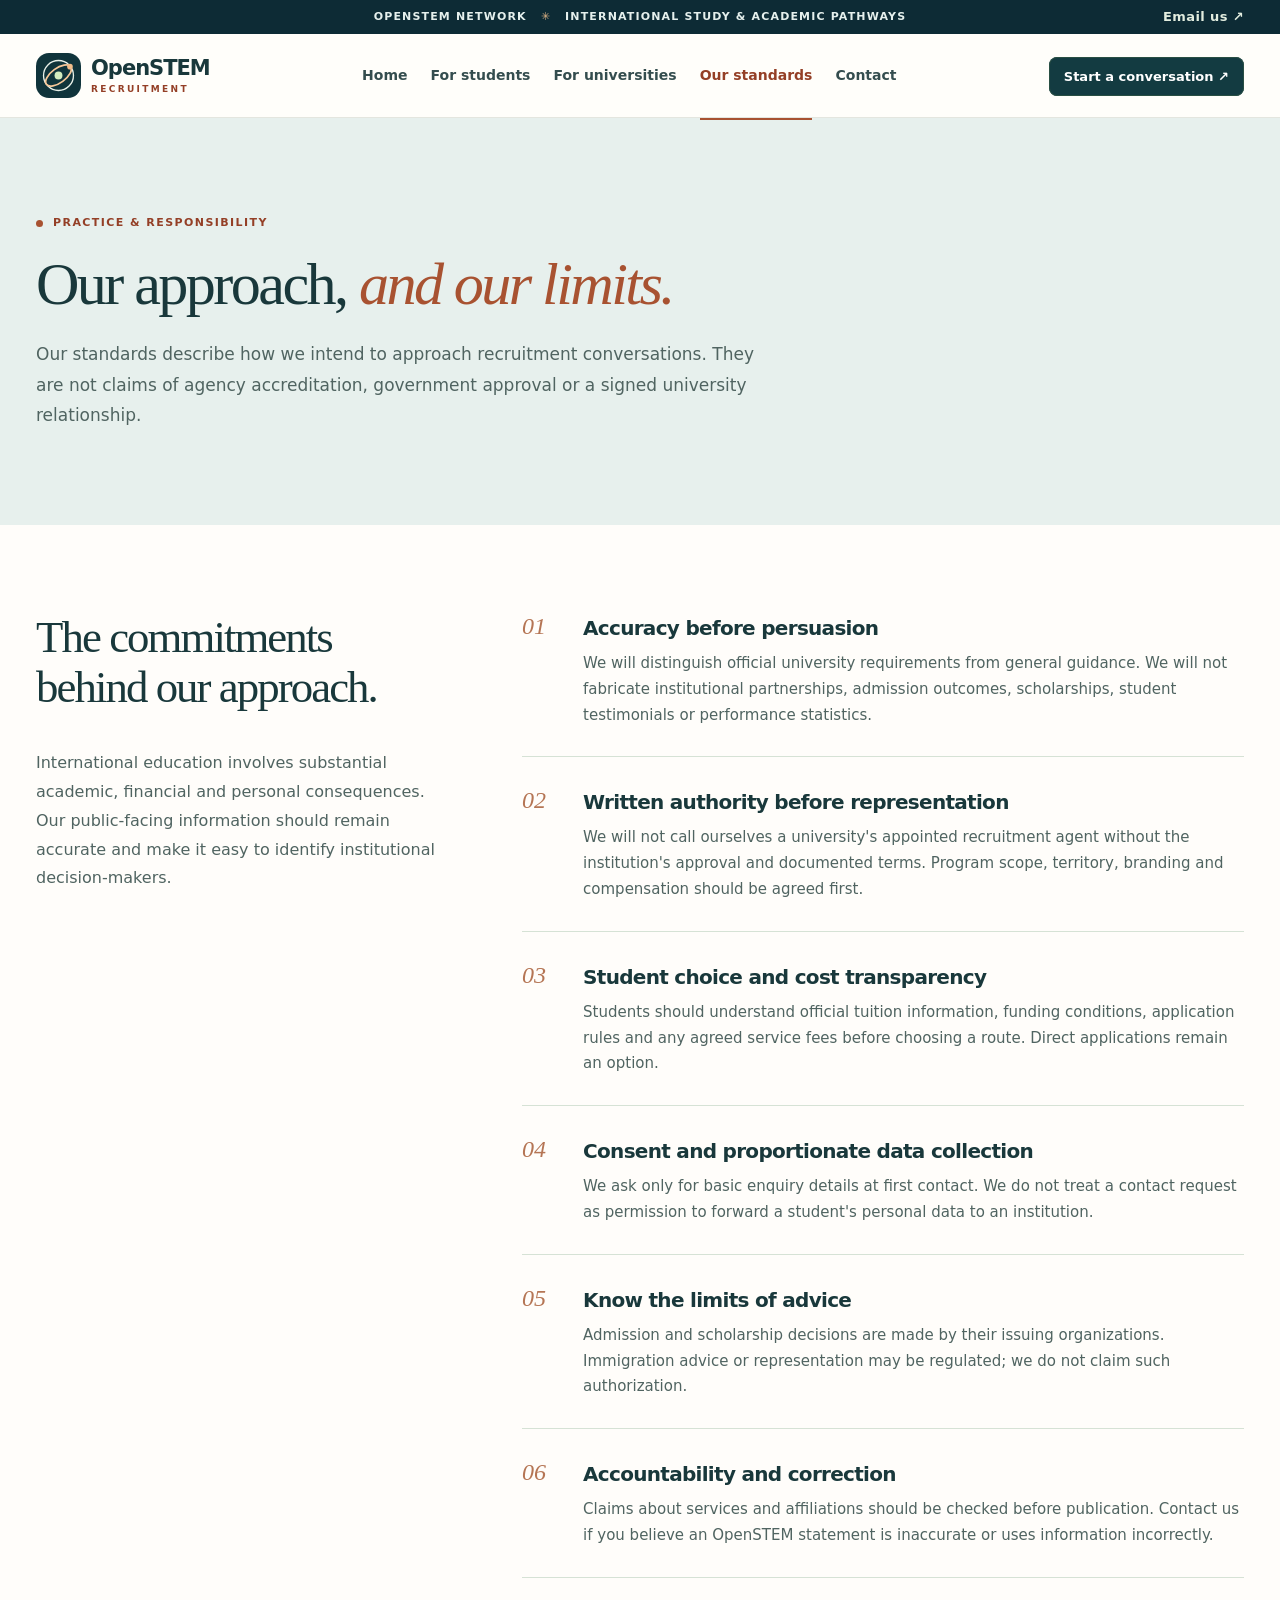
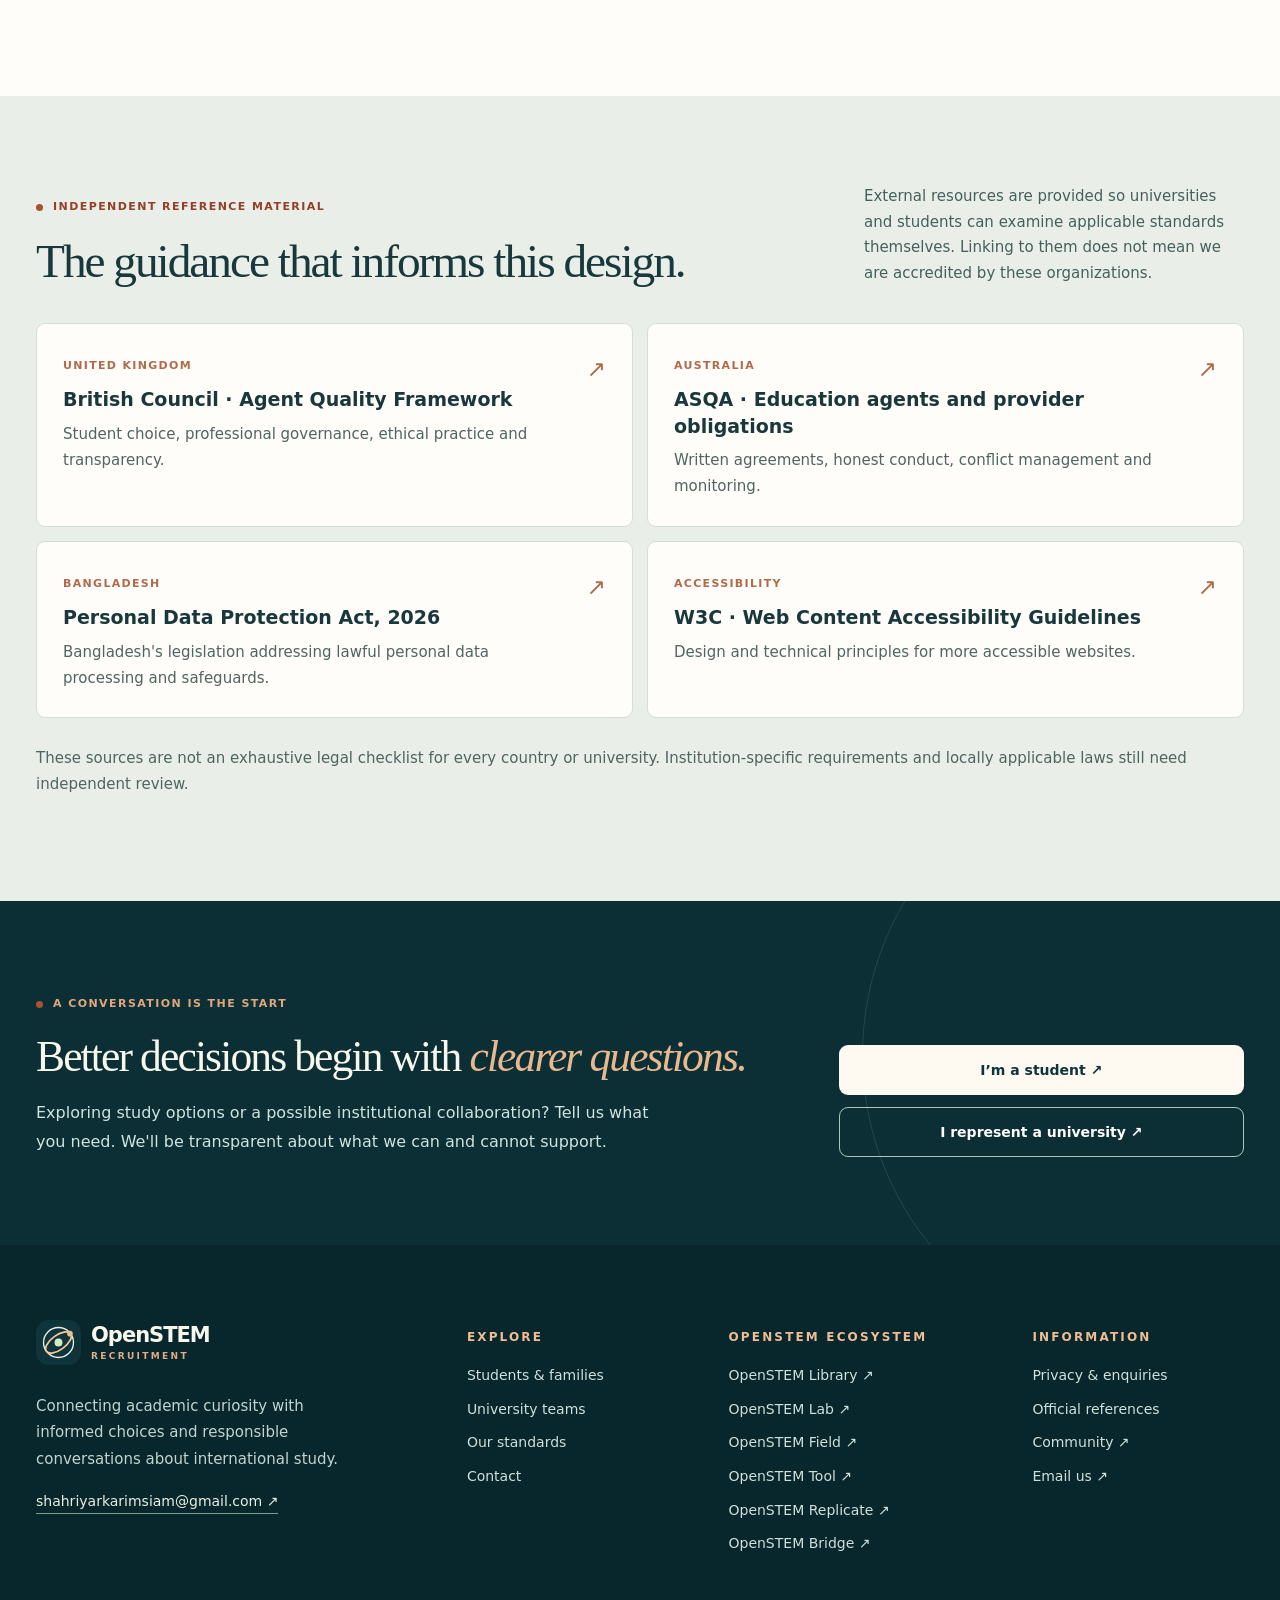
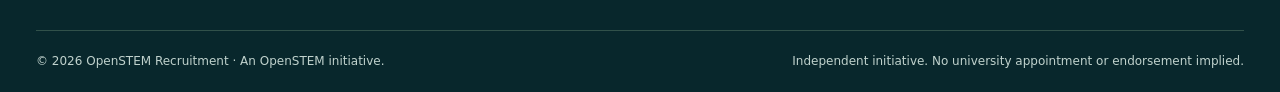
<file: standards.html>
<!DOCTYPE html>
<html lang="en"><head><meta charset="utf-8"/><meta content="width=device-width, initial-scale=1" name="viewport"/><meta content="light" name="color-scheme"/><meta content="#0b2c34" name="theme-color"/><meta content="The ethical recruitment principles and official public guidance behind OpenSTEM Recruitment, including privacy and university agreement considerations." name="description"/><title>Our standards | ethical recruitment &amp; transparency | OpenSTEM Recruitment</title><meta content="website" property="og:type"/><meta content="Our standards | ethical recruitment &amp; transparency — OpenSTEM Recruitment" property="og:title"/><meta content="The ethical recruitment principles and official public guidance behind OpenSTEM Recruitment, including privacy and university agreement considerations." property="og:description"/><link rel="canonical" href="https://openstemrecruitment.com/standards.html"/><meta content="https://openstemrecruitment.com/standards.html" property="og:url"/><link href="assets/favicon.svg" rel="icon" type="image/svg+xml"/><link href="assets/styles.css" rel="stylesheet"/><script defer="" src="assets/app.js"></script></head><body><a class="skip" href="#main">Skip to content</a><div class="topline"><span>OPENSTEM NETWORK <span aria-hidden="true">✳</span> INTERNATIONAL STUDY &amp; ACADEMIC PATHWAYS</span><a href="mailto:shahriyarkarimsiam@gmail.com">Email us <span aria-hidden="true">↗</span></a></div><header class="site-header"><div class="shell header-inner"><a aria-label="OpenSTEM Recruitment home" class="brand" href="index.html"><span aria-hidden="true" class="brand-mark"><svg height="37" viewbox="0 0 42 42" width="37"><circle cx="21" cy="21" fill="none" r="17" stroke="#e8f0e8" stroke-width="1.5"></circle><ellipse cx="21" cy="21" fill="none" rx="17" ry="8.2" stroke="#f7c899" stroke-width="2" transform="rotate(-36 21 21)"></ellipse><circle cx="21" cy="21" fill="#d4edbf" r="4.5"></circle><circle cx="34" cy="11" fill="#f1bd8b" r="3.2"></circle></svg></span><span class="brand-copy"><strong>OpenSTEM</strong><small>RECRUITMENT</small></span></a><nav aria-label="Main navigation" class="desktop-nav"><a href="index.html">Home</a><a href="students.html">For students</a><a href="universities.html">For universities</a><a aria-current="page" href="standards.html">Our standards</a><a href="contact.html">Contact</a></nav><div class="header-actions"><a class="header-cta" href="contact.html">Start a conversation <span aria-hidden="true">↗</span></a><button aria-controls="mobile-nav" aria-expanded="false" aria-label="Open navigation" class="menu-toggle" type="button"><span></span><span></span><span></span></button></div></div><nav aria-label="Mobile navigation" class="mobile-nav shell" hidden="" id="mobile-nav"><a href="index.html">Home</a><a href="students.html">For students</a><a href="universities.html">For universities</a><a aria-current="page" href="standards.html">Our standards</a><a href="contact.html">Contact</a></nav></header><main id="main">
<section class="subhero simple-hero"><div class="shell"><span class="eyebrow"><span class="eyebrow-dot"></span>PRACTICE &amp; RESPONSIBILITY</span><h1>Our approach, <em>and our limits.</em></h1><p>Our standards describe how we intend to approach recruitment conversations. They are not claims of agency accreditation, government approval or a signed university relationship.</p></div></section>
<section class="section standards-page"><div class="shell"><div class="standards-content"><div class="standards-intro"><h2>The commitments behind our approach.</h2><p>International education involves substantial academic, financial and personal consequences. Our public-facing information should remain accurate and make it easy to identify institutional decision-makers.</p></div><div class="standards-items"><article><span>01</span><div><h3>Accuracy before persuasion</h3><p>We will distinguish official university requirements from general guidance. We will not fabricate institutional partnerships, admission outcomes, scholarships, student testimonials or performance statistics.</p></div></article><article><span>02</span><div><h3>Written authority before representation</h3><p>We will not call ourselves a university's appointed recruitment agent without the institution's approval and documented terms. Program scope, territory, branding and compensation should be agreed first.</p></div></article><article><span>03</span><div><h3>Student choice and cost transparency</h3><p>Students should understand official tuition information, funding conditions, application rules and any agreed service fees before choosing a route. Direct applications remain an option.</p></div></article><article><span>04</span><div><h3>Consent and proportionate data collection</h3><p>We ask only for basic enquiry details at first contact. We do not treat a contact request as permission to forward a student's personal data to an institution.</p></div></article><article><span>05</span><div><h3>Know the limits of advice</h3><p>Admission and scholarship decisions are made by their issuing organizations. Immigration advice or representation may be regulated; we do not claim such authorization.</p></div></article><article><span>06</span><div><h3>Accountability and correction</h3><p>Claims about services and affiliations should be checked before publication. Contact us if you believe an OpenSTEM statement is inaccurate or uses information incorrectly.</p></div></article></div></div></div></section>
<section class="section source-section" id="references"><div class="shell"><div class="section-head"><div><span class="eyebrow"><span class="eyebrow-dot"></span>INDEPENDENT REFERENCE MATERIAL</span><h2>The guidance that informs this design.</h2></div><div class="section-head-right"><p>External resources are provided so universities and students can examine applicable standards themselves. Linking to them does not mean we are accredited by these organizations.</p></div></div><div class="sources-list"><a href="https://www.britishcouncil.org/education/agents-counsellors/uk-quality-agent-framework" rel="noopener noreferrer" target="_blank"><div><span>UNITED KINGDOM</span><strong>British Council · Agent Quality Framework</strong><p>Student choice, professional governance, ethical practice and transparency.</p></div><span aria-hidden="true">↗</span></a><a href="https://www.asqa.gov.au/for-providers/provider-obligations/esos-requirements/education-agents" rel="noopener noreferrer" target="_blank"><div><span>AUSTRALIA</span><strong>ASQA · Education agents and provider obligations</strong><p>Written agreements, honest conduct, conflict management and monitoring.</p></div><span aria-hidden="true">↗</span></a><a href="https://bdlaws.minlaw.gov.bd/act-details-1692.html?lang=en" rel="noopener noreferrer" target="_blank"><div><span>BANGLADESH</span><strong>Personal Data Protection Act, 2026</strong><p>Bangladesh's legislation addressing lawful personal data processing and safeguards.</p></div><span aria-hidden="true">↗</span></a><a href="https://www.w3.org/WAI/standards-guidelines/wcag/" rel="noopener noreferrer" target="_blank"><div><span>ACCESSIBILITY</span><strong>W3C · Web Content Accessibility Guidelines</strong><p>Design and technical principles for more accessible websites.</p></div><span aria-hidden="true">↗</span></a></div><p class="sources-disclaimer">These sources are not an exhaustive legal checklist for every country or university. Institution-specific requirements and locally applicable laws still need independent review.</p></div></section>
<section class="cta-panel section"><div class="shell"><div class="cta-inner"><div><span class="eyebrow"><span class="eyebrow-dot"></span>A CONVERSATION IS THE START</span><h2>Better decisions begin with <em>clearer questions.</em></h2><p>Exploring study options or a possible institutional collaboration? Tell us what you need. We'll be transparent about what we can and cannot support.</p></div><div class="cta-actions"><a class="btn btn-light" href="contact.html?type=student">I’m a student ↗</a><a class="btn btn-outline-light" href="contact.html?type=university">I represent a university ↗</a></div></div></div></section></main><footer class="footer"><div class="shell"><div class="footer-upper"><div class="footer-lead"><a aria-label="OpenSTEM Recruitment home" class="brand" href="index.html"><span aria-hidden="true" class="brand-mark"><svg height="37" viewbox="0 0 42 42" width="37"><circle cx="21" cy="21" fill="none" r="17" stroke="#e8f0e8" stroke-width="1.5"></circle><ellipse cx="21" cy="21" fill="none" rx="17" ry="8.2" stroke="#f7c899" stroke-width="2" transform="rotate(-36 21 21)"></ellipse><circle cx="21" cy="21" fill="#d4edbf" r="4.5"></circle><circle cx="34" cy="11" fill="#f1bd8b" r="3.2"></circle></svg></span><span class="brand-copy"><strong>OpenSTEM</strong><small>RECRUITMENT</small></span></a><p>Connecting academic curiosity with informed choices and responsible conversations about international study.</p><a class="footer-mail" href="mailto:shahriyarkarimsiam@gmail.com">shahriyarkarimsiam@gmail.com <span aria-hidden="true">↗</span></a></div><div class="footer-col"><h3>Explore</h3><a href="students.html">Students &amp; families</a><a href="universities.html">University teams</a><a href="standards.html">Our standards</a><a href="contact.html">Contact</a></div><div class="footer-col"><h3>OpenSTEM ecosystem</h3><a href="https://openstemlibrary.com" rel="noopener noreferrer" target="_blank">OpenSTEM Library <span aria-hidden="true">↗</span></a><a href="https://openstemlab.org" rel="noopener noreferrer" target="_blank">OpenSTEM Lab <span aria-hidden="true">↗</span></a><a href="https://openstemfield.org" rel="noopener noreferrer" target="_blank">OpenSTEM Field <span aria-hidden="true">↗</span></a><a href="https://openstemtool.org" rel="noopener noreferrer" target="_blank">OpenSTEM Tool <span aria-hidden="true">↗</span></a><a href="https://openstemreplicate.org" rel="noopener noreferrer" target="_blank">OpenSTEM Replicate <span aria-hidden="true">↗</span></a><a href="https://www.openstembridge.space" rel="noopener noreferrer" target="_blank">OpenSTEM Bridge <span aria-hidden="true">↗</span></a></div><div class="footer-col"><h3>Information</h3><a href="privacy.html">Privacy &amp; enquiries</a><a href="standards.html#references">Official references</a><a href="https://discord.gg/tBBKtvFJzW" rel="noopener noreferrer" target="_blank">Community ↗</a><a href="mailto:shahriyarkarimsiam@gmail.com">Email us ↗</a></div></div><div class="footer-bottom"><span>© <span id="year">2026</span> OpenSTEM Recruitment · An OpenSTEM initiative.</span><span>Independent initiative. No university appointment or endorsement implied.</span></div></div></footer></body></html>
</file>
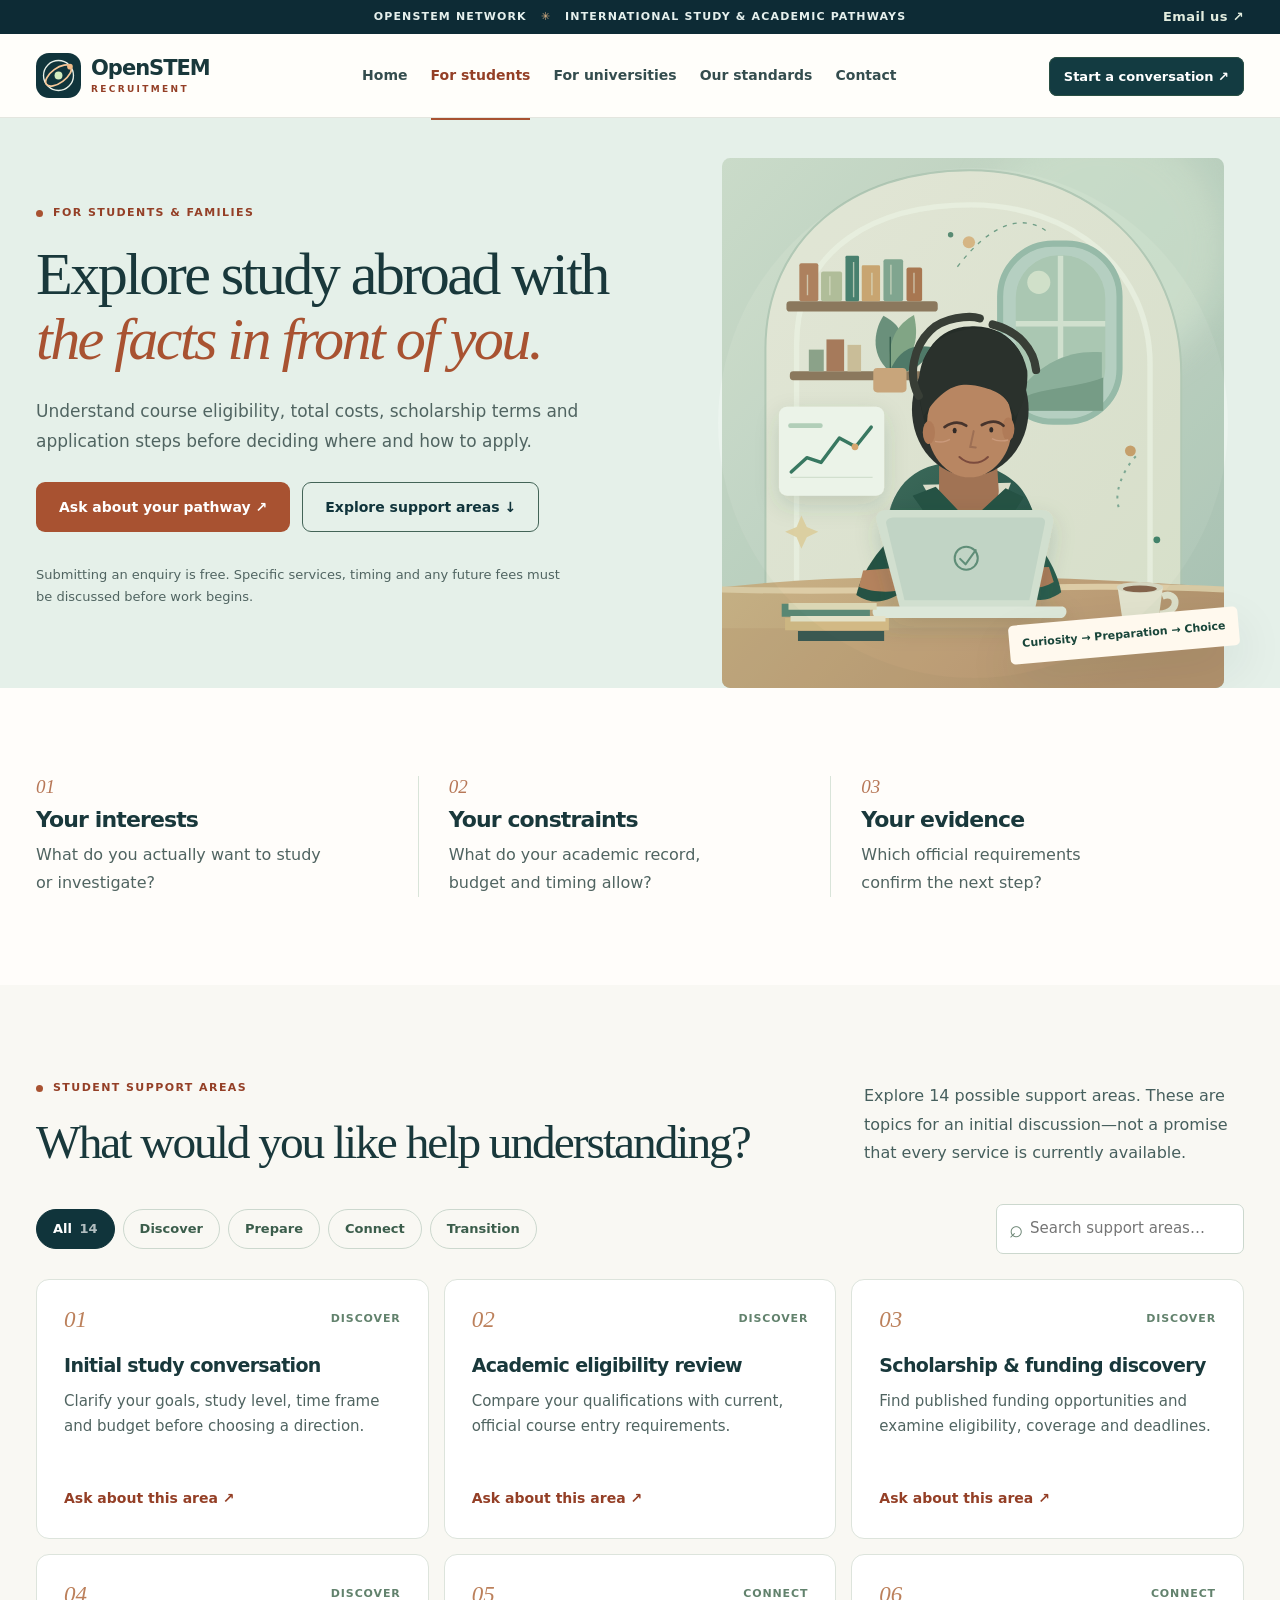
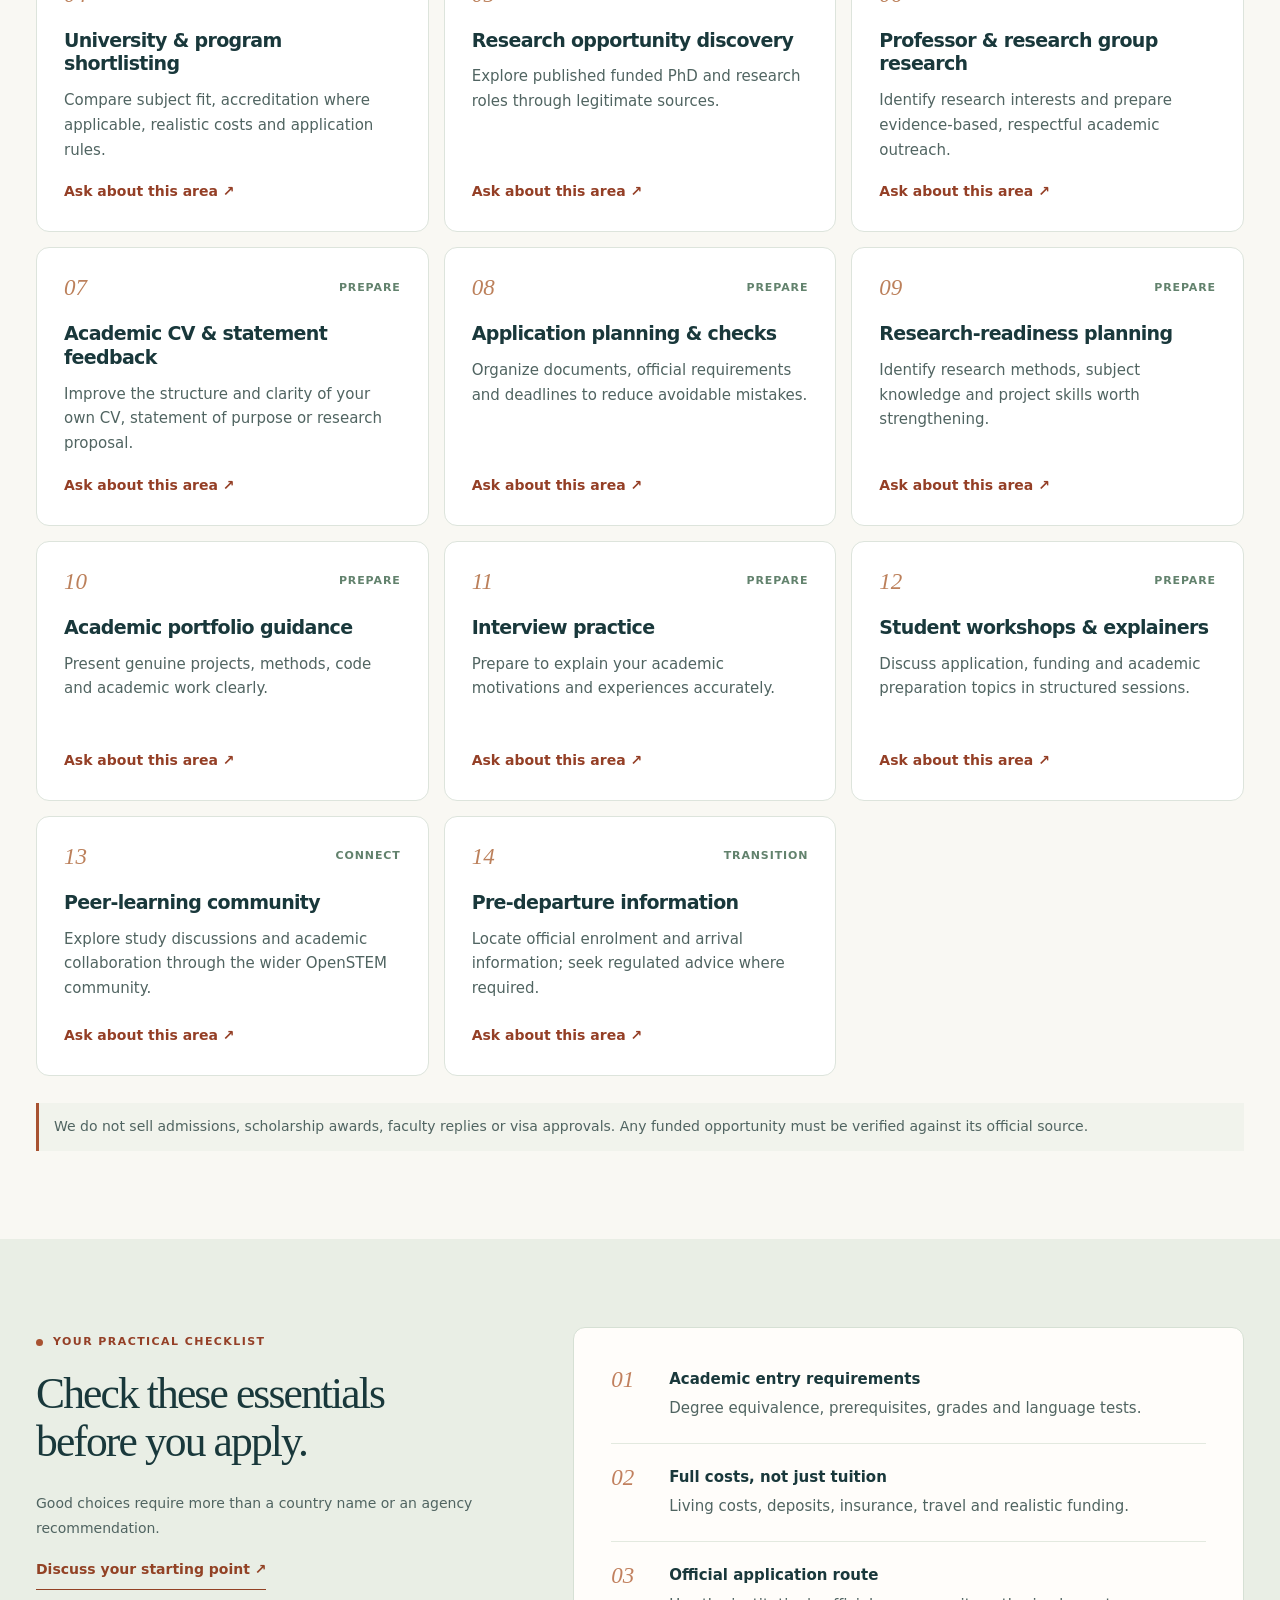
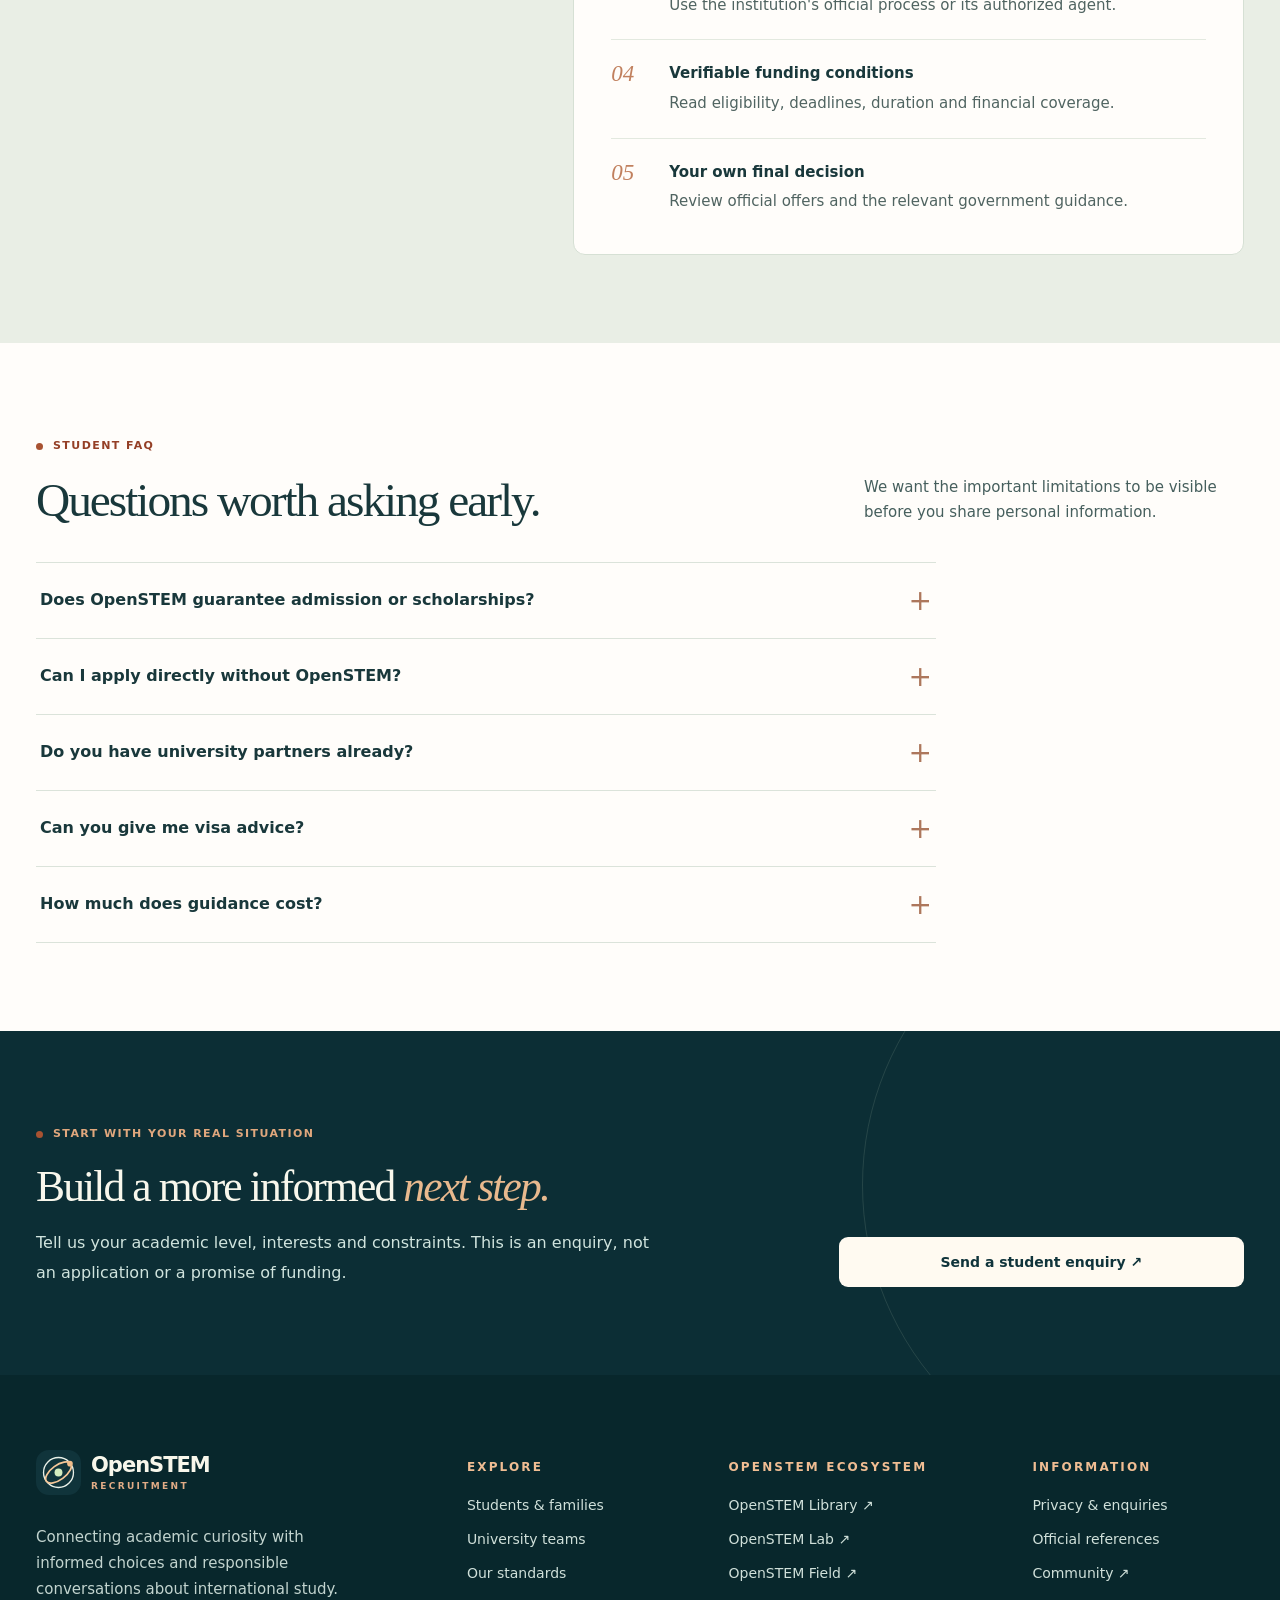
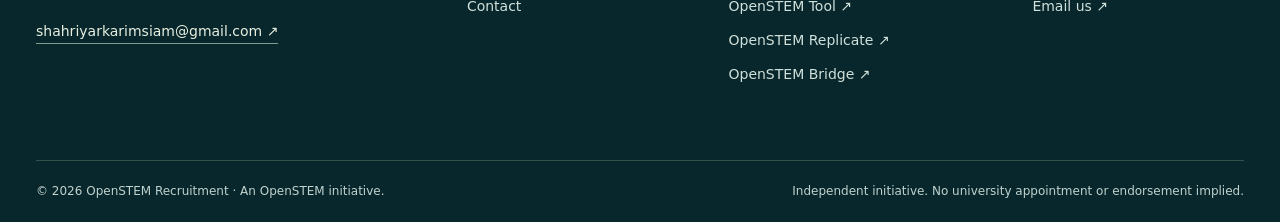
<file: students.html>
<!DOCTYPE html>
<html lang="en"><head><meta charset="utf-8"/><meta content="width=device-width, initial-scale=1" name="viewport"/><meta content="light" name="color-scheme"/><meta content="#0b2c34" name="theme-color"/><meta content="Student-focused exploration of study programs, scholarships, research opportunities, academic eligibility and application preparation." name="description"/><title>For students | study abroad &amp; research guidance | OpenSTEM Recruitment</title><meta content="website" property="og:type"/><meta content="For students | study abroad &amp; research guidance — OpenSTEM Recruitment" property="og:title"/><meta content="Student-focused exploration of study programs, scholarships, research opportunities, academic eligibility and application preparation." property="og:description"/><link rel="canonical" href="https://openstemrecruitment.com/students.html"/><meta content="https://openstemrecruitment.com/students.html" property="og:url"/><link href="assets/favicon.svg" rel="icon" type="image/svg+xml"/><link href="assets/styles.css" rel="stylesheet"/><script defer="" src="assets/services.js"></script><script defer="" src="assets/app.js"></script></head><body><a class="skip" href="#main">Skip to content</a><div class="topline"><span>OPENSTEM NETWORK <span aria-hidden="true">✳</span> INTERNATIONAL STUDY &amp; ACADEMIC PATHWAYS</span><a href="mailto:shahriyarkarimsiam@gmail.com">Email us <span aria-hidden="true">↗</span></a></div><header class="site-header"><div class="shell header-inner"><a aria-label="OpenSTEM Recruitment home" class="brand" href="index.html"><span aria-hidden="true" class="brand-mark"><svg height="37" viewbox="0 0 42 42" width="37"><circle cx="21" cy="21" fill="none" r="17" stroke="#e8f0e8" stroke-width="1.5"></circle><ellipse cx="21" cy="21" fill="none" rx="17" ry="8.2" stroke="#f7c899" stroke-width="2" transform="rotate(-36 21 21)"></ellipse><circle cx="21" cy="21" fill="#d4edbf" r="4.5"></circle><circle cx="34" cy="11" fill="#f1bd8b" r="3.2"></circle></svg></span><span class="brand-copy"><strong>OpenSTEM</strong><small>RECRUITMENT</small></span></a><nav aria-label="Main navigation" class="desktop-nav"><a href="index.html">Home</a><a aria-current="page" href="students.html">For students</a><a href="universities.html">For universities</a><a href="standards.html">Our standards</a><a href="contact.html">Contact</a></nav><div class="header-actions"><a class="header-cta" href="contact.html">Start a conversation <span aria-hidden="true">↗</span></a><button aria-controls="mobile-nav" aria-expanded="false" aria-label="Open navigation" class="menu-toggle" type="button"><span></span><span></span><span></span></button></div></div><nav aria-label="Mobile navigation" class="mobile-nav shell" hidden="" id="mobile-nav"><a href="index.html">Home</a><a aria-current="page" href="students.html">For students</a><a href="universities.html">For universities</a><a href="standards.html">Our standards</a><a href="contact.html">Contact</a></nav></header><main id="main">
<section class="subhero student-hero"><div class="shell subhero-grid"><div class="subhero-copy"><span class="eyebrow"><span class="eyebrow-dot"></span>FOR STUDENTS &amp; FAMILIES</span><h1>Explore study abroad with <em>the facts in front of you.</em></h1><p>Understand course eligibility, total costs, scholarship terms and application steps before deciding where and how to apply.</p><div class="button-row"><a class="btn btn-accent" href="contact.html?type=student">Ask about your pathway ↗</a><a class="btn btn-outline-dark" href="#services">Explore support areas ↓</a></div><p class="hero-disclosure">Submitting an enquiry is free. Specific services, timing and any future fees must be discussed before work begins.</p></div><div class="subhero-art student-art"><img alt="Illustration of a student working with books, a laptop and academic charts" height="780" loading="eager" src="assets/student-illustration.svg" width="740"/><div class="art-sticker">Curiosity → Preparation → Choice</div></div></div></section>
<section class="section student-principles"><div class="shell"><div class="three-principles"><div><span>01</span><h2>Your interests</h2><p>What do you actually want to study or investigate?</p></div><div><span>02</span><h2>Your constraints</h2><p>What do your academic record, budget and timing allow?</p></div><div><span>03</span><h2>Your evidence</h2><p>Which official requirements confirm the next step?</p></div></div></div></section>
<section class="section services-section" id="services"><div class="shell"><div class="section-head"><div><span class="eyebrow"><span class="eyebrow-dot"></span>STUDENT SUPPORT AREAS</span><h2>What would you like help understanding?</h2></div><div class="section-head-right"><p>Explore 14 possible support areas. These are topics for an initial discussion—not a promise that every service is currently available.</p></div></div><div class="services-toolbar"><div aria-label="Filter support areas" class="filter-wrap" role="group"><button aria-pressed="true" class="filter-chip active" data-filter="all" type="button">All <span>14</span></button><button aria-pressed="false" class="filter-chip" data-filter="discover" type="button">Discover</button><button aria-pressed="false" class="filter-chip" data-filter="prepare" type="button">Prepare</button><button aria-pressed="false" class="filter-chip" data-filter="connect" type="button">Connect</button><button aria-pressed="false" class="filter-chip" data-filter="transition" type="button">Transition</button></div><label class="search-wrap"><span class="sr-only">Search student support areas</span><span aria-hidden="true">⌕</span><input autocomplete="off" id="service-search" placeholder="Search support areas…" type="search"/></label></div><div aria-live="polite" class="service-grid" id="services-grid"><article class="service-card"><div class="service-card-top"><span class="num">01</span><span class="category">discover</span></div><h3>Initial study conversation</h3><p>Clarify your goals, study level, time frame and budget before choosing a direction.</p><a href="contact.html?type=student">Ask about this area ↗</a></article><article class="service-card"><div class="service-card-top"><span class="num">02</span><span class="category">discover</span></div><h3>Academic eligibility review</h3><p>Compare your qualifications with current, official course entry requirements.</p><a href="contact.html?type=student">Ask about this area ↗</a></article><article class="service-card"><div class="service-card-top"><span class="num">03</span><span class="category">discover</span></div><h3>Scholarship &amp; funding discovery</h3><p>Find published funding opportunities and examine eligibility, coverage and deadlines.</p><a href="contact.html?type=student">Ask about this area ↗</a></article><article class="service-card"><div class="service-card-top"><span class="num">04</span><span class="category">discover</span></div><h3>University &amp; program shortlisting</h3><p>Compare subject fit, accreditation where applicable, realistic costs and application rules.</p><a href="contact.html?type=student">Ask about this area ↗</a></article><article class="service-card"><div class="service-card-top"><span class="num">05</span><span class="category">connect</span></div><h3>Research opportunity discovery</h3><p>Explore published funded PhD and research roles through legitimate sources.</p><a href="contact.html?type=student">Ask about this area ↗</a></article><article class="service-card"><div class="service-card-top"><span class="num">06</span><span class="category">connect</span></div><h3>Professor &amp; research group research</h3><p>Identify research interests and prepare evidence-based, respectful academic outreach.</p><a href="contact.html?type=student">Ask about this area ↗</a></article><article class="service-card"><div class="service-card-top"><span class="num">07</span><span class="category">prepare</span></div><h3>Academic CV &amp; statement feedback</h3><p>Improve the structure and clarity of your own CV, statement of purpose or research proposal.</p><a href="contact.html?type=student">Ask about this area ↗</a></article><article class="service-card"><div class="service-card-top"><span class="num">08</span><span class="category">prepare</span></div><h3>Application planning &amp; checks</h3><p>Organize documents, official requirements and deadlines to reduce avoidable mistakes.</p><a href="contact.html?type=student">Ask about this area ↗</a></article><article class="service-card"><div class="service-card-top"><span class="num">09</span><span class="category">prepare</span></div><h3>Research-readiness planning</h3><p>Identify research methods, subject knowledge and project skills worth strengthening.</p><a href="contact.html?type=student">Ask about this area ↗</a></article><article class="service-card"><div class="service-card-top"><span class="num">10</span><span class="category">prepare</span></div><h3>Academic portfolio guidance</h3><p>Present genuine projects, methods, code and academic work clearly.</p><a href="contact.html?type=student">Ask about this area ↗</a></article><article class="service-card"><div class="service-card-top"><span class="num">11</span><span class="category">prepare</span></div><h3>Interview practice</h3><p>Prepare to explain your academic motivations and experiences accurately.</p><a href="contact.html?type=student">Ask about this area ↗</a></article><article class="service-card"><div class="service-card-top"><span class="num">12</span><span class="category">prepare</span></div><h3>Student workshops &amp; explainers</h3><p>Discuss application, funding and academic preparation topics in structured sessions.</p><a href="contact.html?type=student">Ask about this area ↗</a></article><article class="service-card"><div class="service-card-top"><span class="num">13</span><span class="category">connect</span></div><h3>Peer-learning community</h3><p>Explore study discussions and academic collaboration through the wider OpenSTEM community.</p><a href="contact.html?type=student">Ask about this area ↗</a></article><article class="service-card"><div class="service-card-top"><span class="num">14</span><span class="category">transition</span></div><h3>Pre-departure information</h3><p>Locate official enrolment and arrival information; seek regulated advice where required.</p><a href="contact.html?type=student">Ask about this area ↗</a></article></div><p class="no-results" hidden="" id="no-results">No support areas match your search. Try a different keyword.</p><p class="service-footnote">We do not sell admissions, scholarship awards, faculty replies or visa approvals. Any funded opportunity must be verified against its official source.</p></div></section>
<section class="section roadmap-section"><div class="shell"><div class="roadmap-layout"><div><span class="eyebrow"><span class="eyebrow-dot"></span>YOUR PRACTICAL CHECKLIST</span><h2>Check these essentials before you apply.</h2><p>Good choices require more than a country name or an agency recommendation.</p><a class="text-link" href="contact.html?type=student">Discuss your starting point ↗</a></div><div class="checklist-panel"><div class="checkline"><span>01</span><div><strong>Academic entry requirements</strong><p>Degree equivalence, prerequisites, grades and language tests.</p></div></div><div class="checkline"><span>02</span><div><strong>Full costs, not just tuition</strong><p>Living costs, deposits, insurance, travel and realistic funding.</p></div></div><div class="checkline"><span>03</span><div><strong>Official application route</strong><p>Use the institution's official process or its authorized agent.</p></div></div><div class="checkline"><span>04</span><div><strong>Verifiable funding conditions</strong><p>Read eligibility, deadlines, duration and financial coverage.</p></div></div><div class="checkline"><span>05</span><div><strong>Your own final decision</strong><p>Review official offers and the relevant government guidance.</p></div></div></div></div></div></section>
<section class="section light-questions"><div class="shell"><div class="section-head"><div><span class="eyebrow"><span class="eyebrow-dot"></span>STUDENT FAQ</span><h2>Questions worth asking early.</h2></div><div class="section-head-right"><p>We want the important limitations to be visible before you share personal information.</p></div></div><div class="faq-list"><details><summary>Does OpenSTEM guarantee admission or scholarships?<span aria-hidden="true">+</span></summary><p>No. Institutions and funding bodies make their own decisions. We cannot guarantee any acceptance, funding award or faculty response.</p></details><details><summary>Can I apply directly without OpenSTEM?<span aria-hidden="true">+</span></summary><p>Yes. You can apply directly to universities or scholarship providers through their official channels. Our involvement is optional.</p></details><details><summary>Do you have university partners already?<span aria-hidden="true">+</span></summary><p>OpenSTEM is exploring institutional relationships. We do not list any appointed university partner here because no relationship has been independently established for publication.</p></details><details><summary>Can you give me visa advice?<span aria-hidden="true">+</span></summary><p>We can point you to official requirements and checklists. We do not claim to provide regulated immigration advice or visa representation.</p></details><details><summary>How much does guidance cost?<span aria-hidden="true">+</span></summary><p>Sending an initial enquiry costs nothing. If a specific paid service is proposed, its scope and price should be agreed with you in advance; no standard price is advertised here.</p></details></div></div></section>
<section class="cta-panel section"><div class="shell"><div class="cta-inner"><div><span class="eyebrow"><span class="eyebrow-dot"></span>START WITH YOUR REAL SITUATION</span><h2>Build a more informed <em>next step.</em></h2><p>Tell us your academic level, interests and constraints. This is an enquiry, not an application or a promise of funding.</p></div><div class="cta-actions"><a class="btn btn-light" href="contact.html?type=student">Send a student enquiry ↗</a></div></div></div></section></main><footer class="footer"><div class="shell"><div class="footer-upper"><div class="footer-lead"><a aria-label="OpenSTEM Recruitment home" class="brand" href="index.html"><span aria-hidden="true" class="brand-mark"><svg height="37" viewbox="0 0 42 42" width="37"><circle cx="21" cy="21" fill="none" r="17" stroke="#e8f0e8" stroke-width="1.5"></circle><ellipse cx="21" cy="21" fill="none" rx="17" ry="8.2" stroke="#f7c899" stroke-width="2" transform="rotate(-36 21 21)"></ellipse><circle cx="21" cy="21" fill="#d4edbf" r="4.5"></circle><circle cx="34" cy="11" fill="#f1bd8b" r="3.2"></circle></svg></span><span class="brand-copy"><strong>OpenSTEM</strong><small>RECRUITMENT</small></span></a><p>Connecting academic curiosity with informed choices and responsible conversations about international study.</p><a class="footer-mail" href="mailto:shahriyarkarimsiam@gmail.com">shahriyarkarimsiam@gmail.com <span aria-hidden="true">↗</span></a></div><div class="footer-col"><h3>Explore</h3><a href="students.html">Students &amp; families</a><a href="universities.html">University teams</a><a href="standards.html">Our standards</a><a href="contact.html">Contact</a></div><div class="footer-col"><h3>OpenSTEM ecosystem</h3><a href="https://openstemlibrary.com" rel="noopener noreferrer" target="_blank">OpenSTEM Library <span aria-hidden="true">↗</span></a><a href="https://openstemlab.org" rel="noopener noreferrer" target="_blank">OpenSTEM Lab <span aria-hidden="true">↗</span></a><a href="https://openstemfield.org" rel="noopener noreferrer" target="_blank">OpenSTEM Field <span aria-hidden="true">↗</span></a><a href="https://openstemtool.org" rel="noopener noreferrer" target="_blank">OpenSTEM Tool <span aria-hidden="true">↗</span></a><a href="https://openstemreplicate.org" rel="noopener noreferrer" target="_blank">OpenSTEM Replicate <span aria-hidden="true">↗</span></a><a href="https://www.openstembridge.space" rel="noopener noreferrer" target="_blank">OpenSTEM Bridge <span aria-hidden="true">↗</span></a></div><div class="footer-col"><h3>Information</h3><a href="privacy.html">Privacy &amp; enquiries</a><a href="standards.html#references">Official references</a><a href="https://discord.gg/tBBKtvFJzW" rel="noopener noreferrer" target="_blank">Community ↗</a><a href="mailto:shahriyarkarimsiam@gmail.com">Email us ↗</a></div></div><div class="footer-bottom"><span>© <span id="year">2026</span> OpenSTEM Recruitment · An OpenSTEM initiative.</span><span>Independent initiative. No university appointment or endorsement implied.</span></div></div></footer></body></html>
</file>
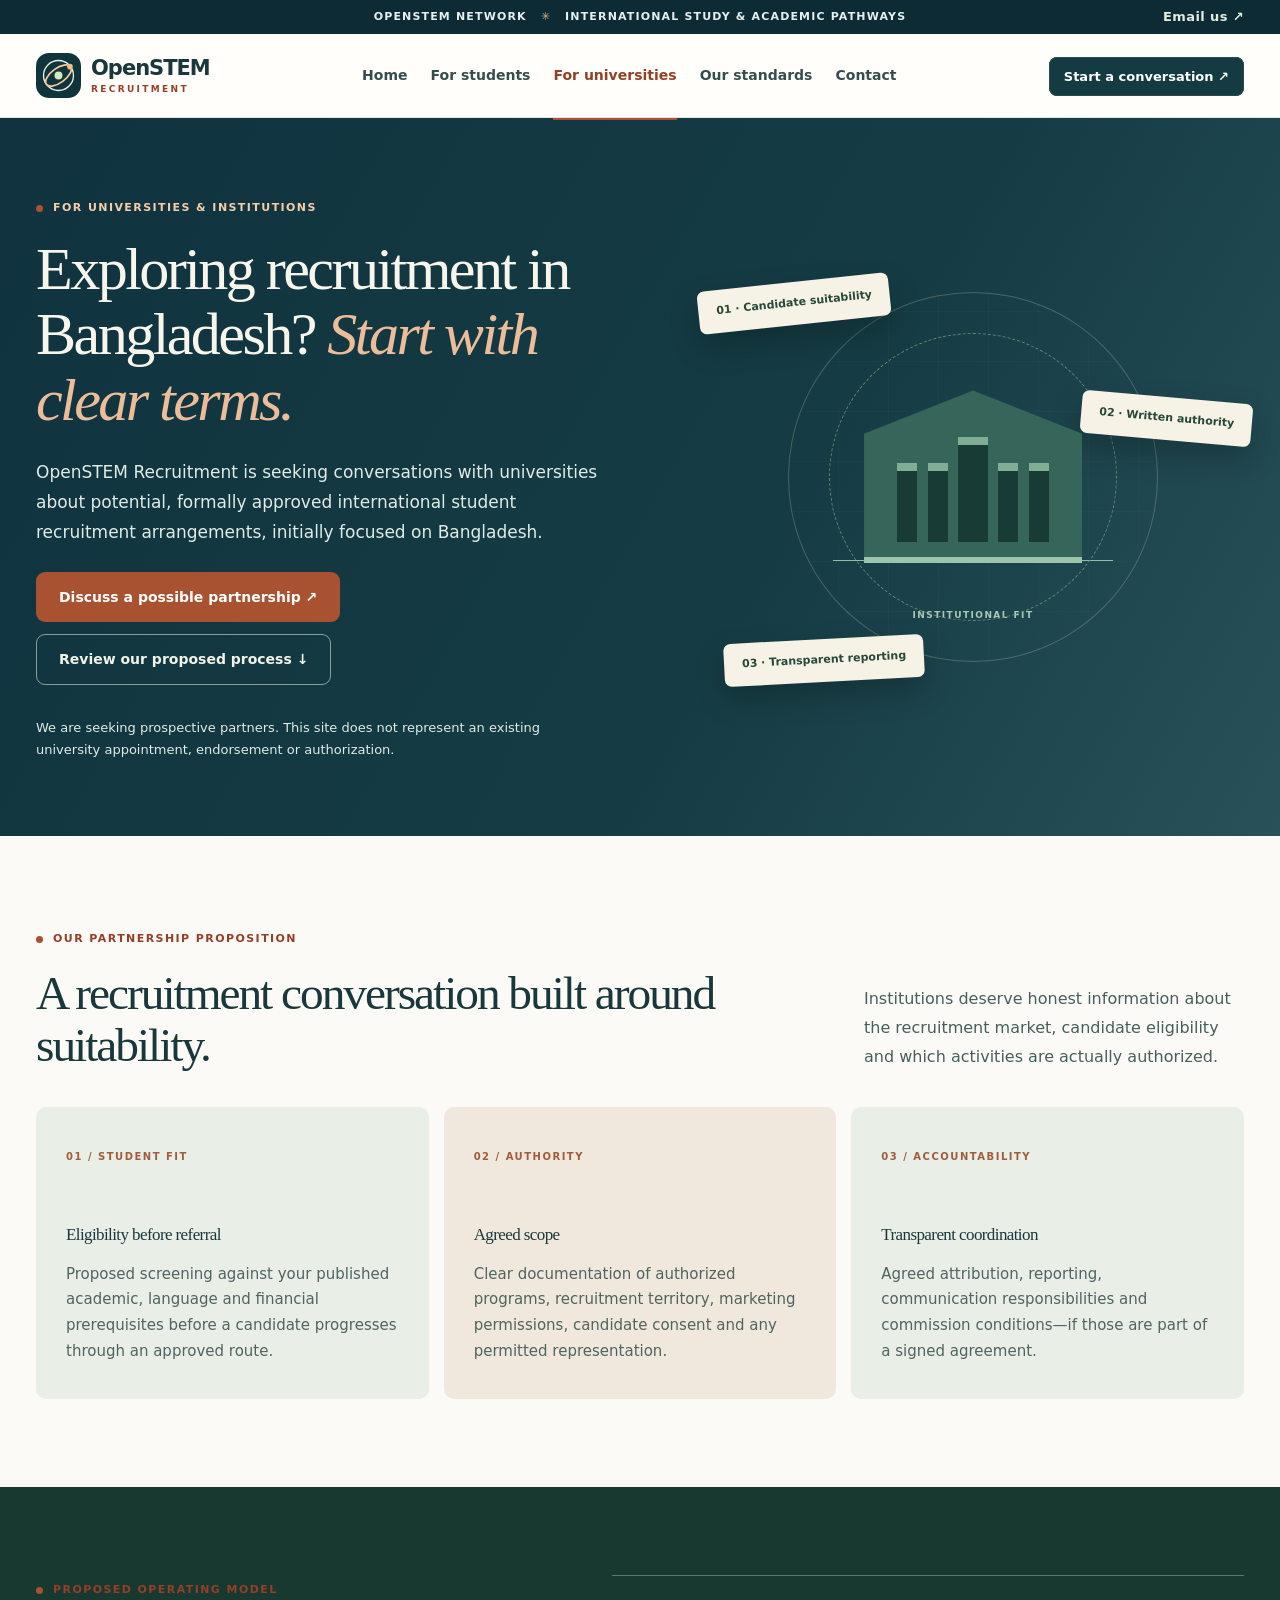
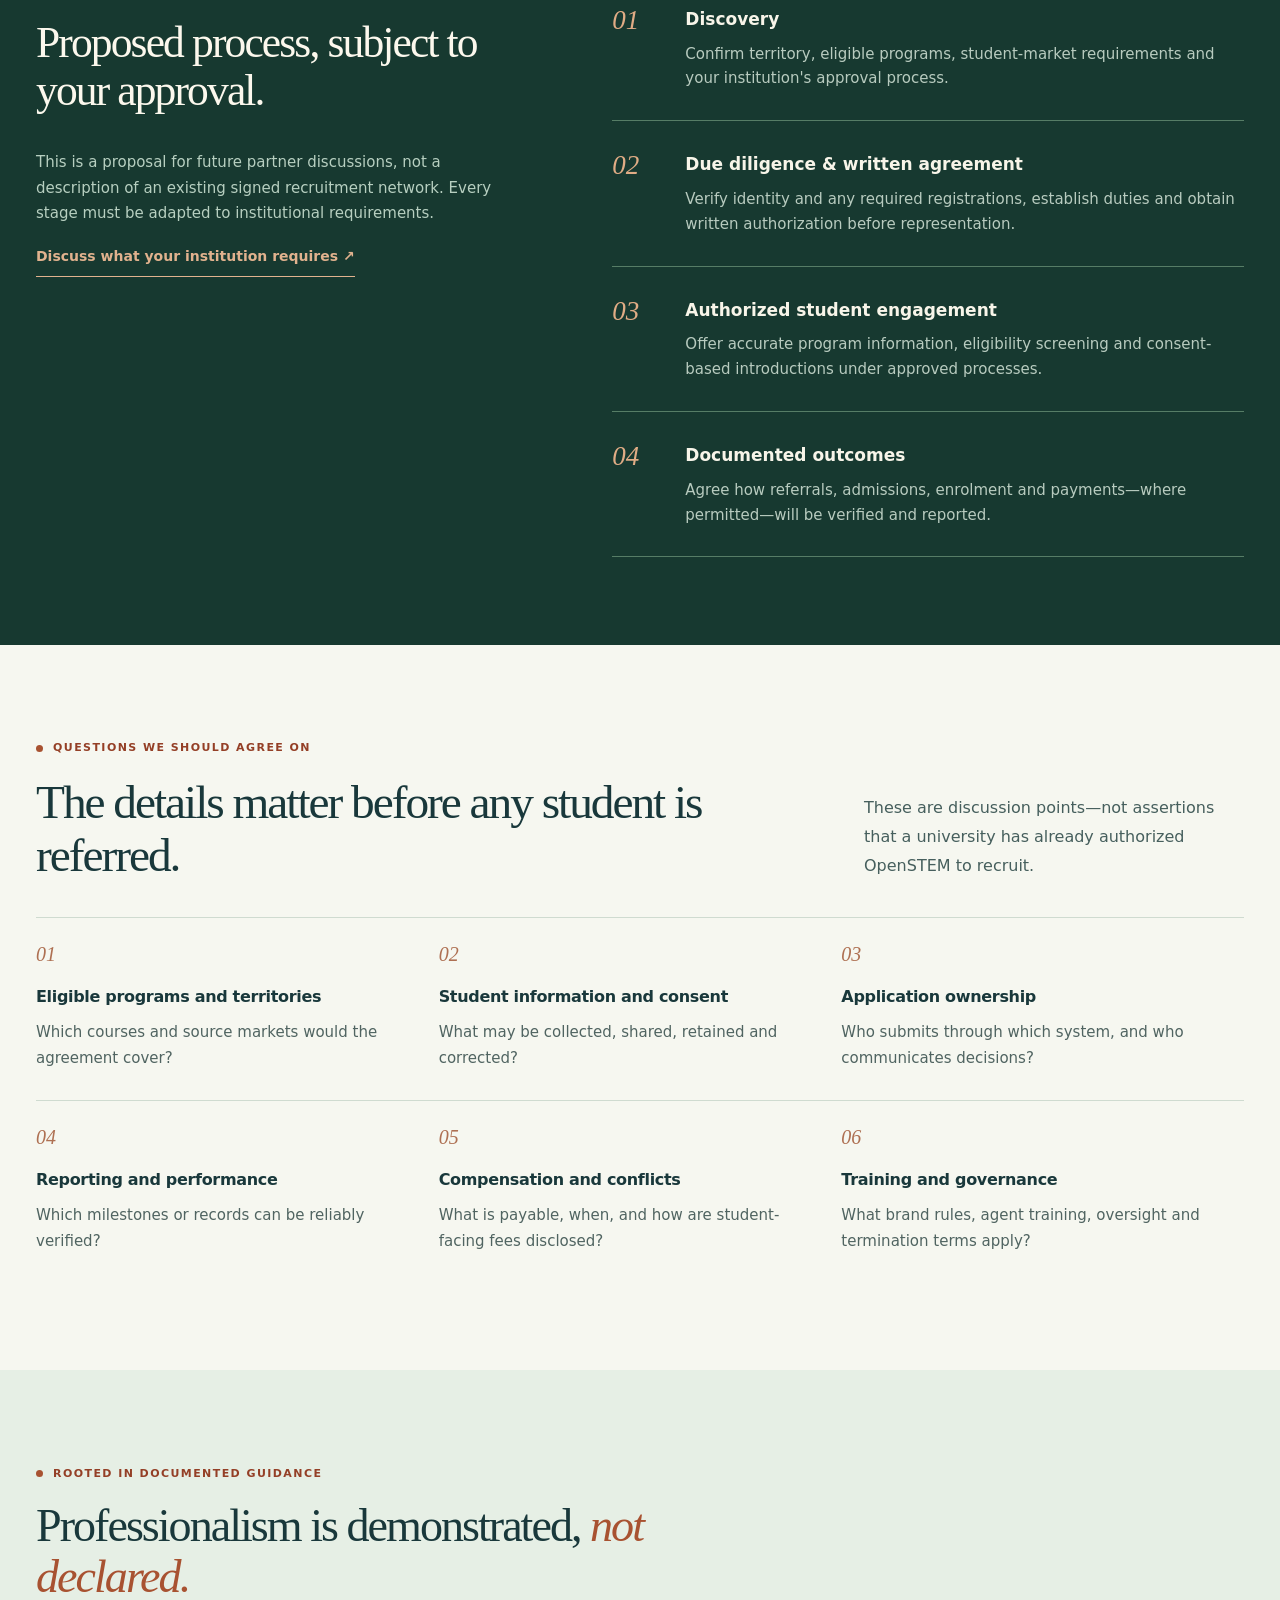
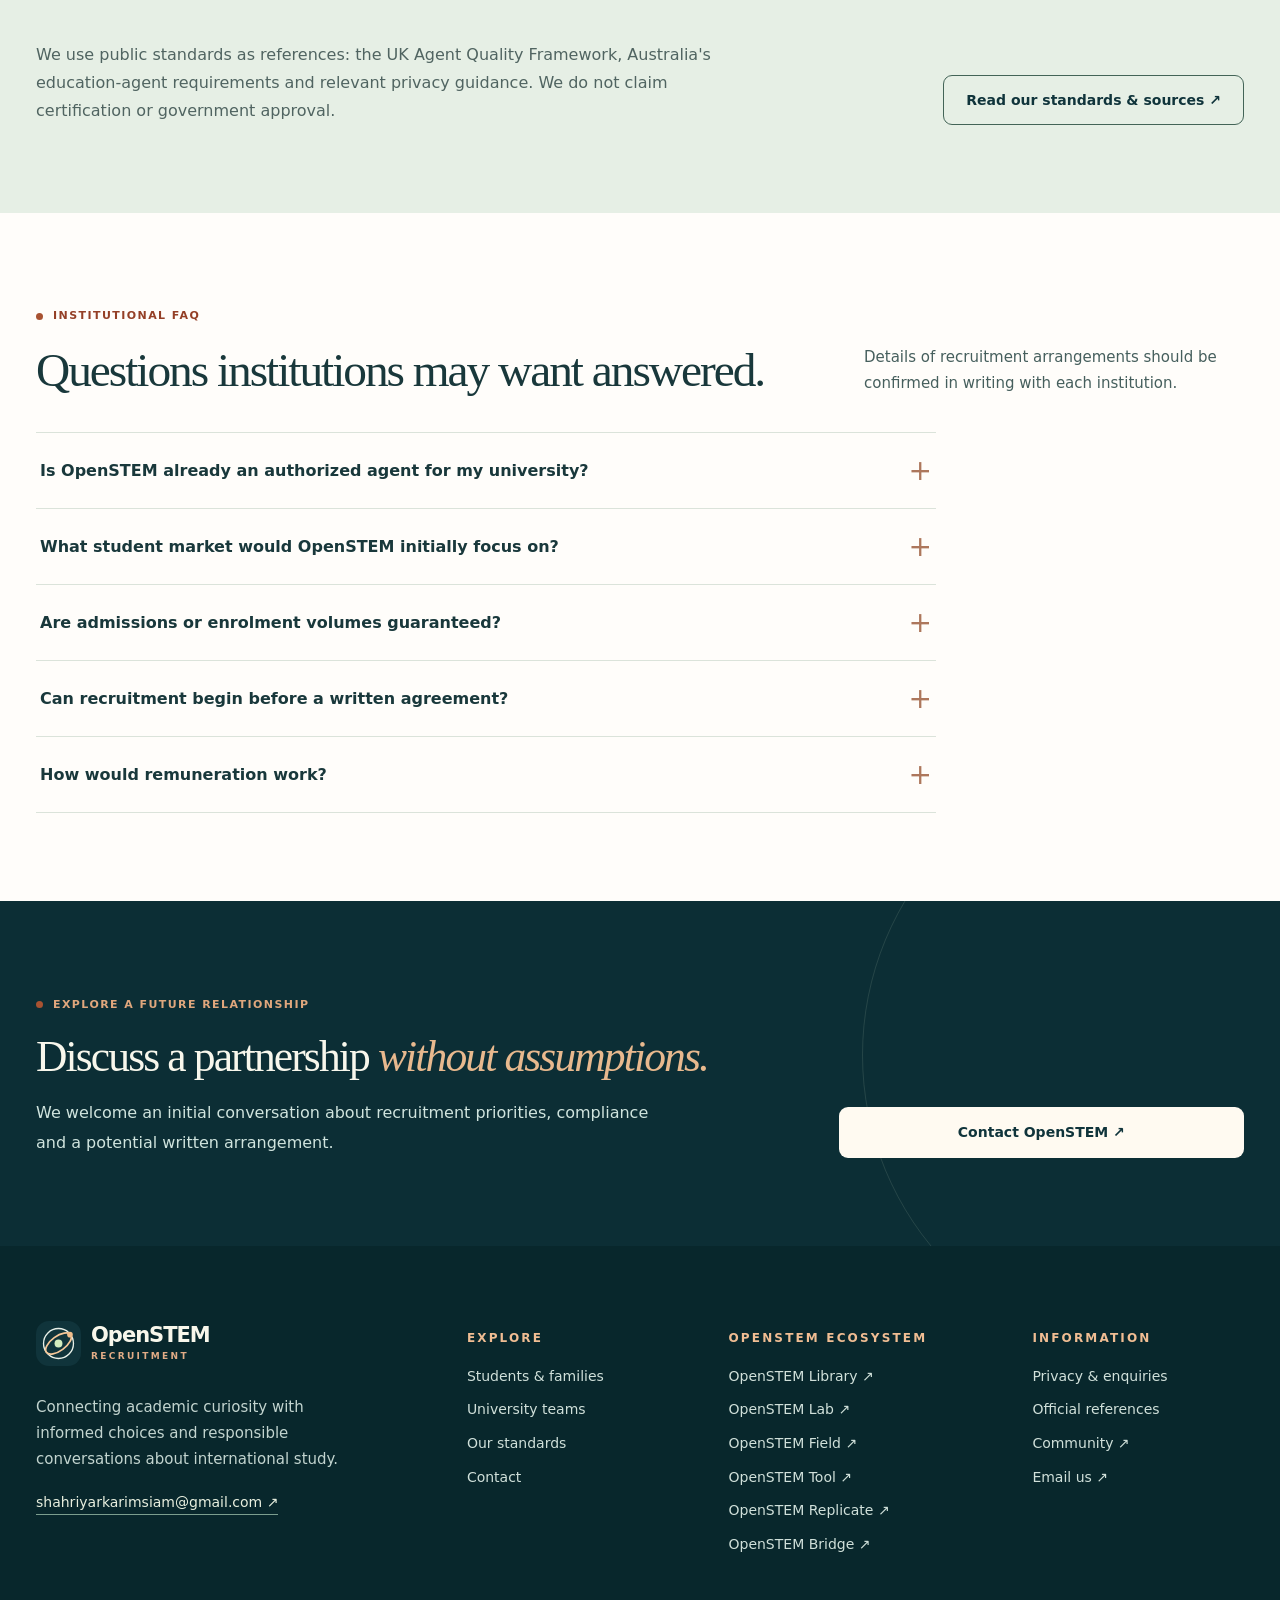
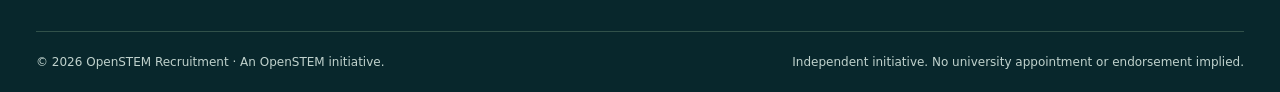
<file: universities.html>
<!DOCTYPE html>
<html lang="en"><head><meta charset="utf-8"/><meta content="width=device-width, initial-scale=1" name="viewport"/><meta content="light" name="color-scheme"/><meta content="#0b2c34" name="theme-color"/><meta content="Explore prospective university recruitment partnerships focused on responsible student screening, written authorization, transparency and institutional expectations." name="description"/><title>For universities | prospective recruitment partnerships | OpenSTEM Recruitment</title><meta content="website" property="og:type"/><meta content="For universities | prospective recruitment partnerships — OpenSTEM Recruitment" property="og:title"/><meta content="Explore prospective university recruitment partnerships focused on responsible student screening, written authorization, transparency and institutional expectations." property="og:description"/><link rel="canonical" href="https://openstemrecruitment.com/universities.html"/><meta content="https://openstemrecruitment.com/universities.html" property="og:url"/><link href="assets/favicon.svg" rel="icon" type="image/svg+xml"/><link href="assets/styles.css" rel="stylesheet"/><script defer="" src="assets/app.js"></script></head><body><a class="skip" href="#main">Skip to content</a><div class="topline"><span>OPENSTEM NETWORK <span aria-hidden="true">✳</span> INTERNATIONAL STUDY &amp; ACADEMIC PATHWAYS</span><a href="mailto:shahriyarkarimsiam@gmail.com">Email us <span aria-hidden="true">↗</span></a></div><header class="site-header"><div class="shell header-inner"><a aria-label="OpenSTEM Recruitment home" class="brand" href="index.html"><span aria-hidden="true" class="brand-mark"><svg height="37" viewbox="0 0 42 42" width="37"><circle cx="21" cy="21" fill="none" r="17" stroke="#e8f0e8" stroke-width="1.5"></circle><ellipse cx="21" cy="21" fill="none" rx="17" ry="8.2" stroke="#f7c899" stroke-width="2" transform="rotate(-36 21 21)"></ellipse><circle cx="21" cy="21" fill="#d4edbf" r="4.5"></circle><circle cx="34" cy="11" fill="#f1bd8b" r="3.2"></circle></svg></span><span class="brand-copy"><strong>OpenSTEM</strong><small>RECRUITMENT</small></span></a><nav aria-label="Main navigation" class="desktop-nav"><a href="index.html">Home</a><a href="students.html">For students</a><a aria-current="page" href="universities.html">For universities</a><a href="standards.html">Our standards</a><a href="contact.html">Contact</a></nav><div class="header-actions"><a class="header-cta" href="contact.html">Start a conversation <span aria-hidden="true">↗</span></a><button aria-controls="mobile-nav" aria-expanded="false" aria-label="Open navigation" class="menu-toggle" type="button"><span></span><span></span><span></span></button></div></div><nav aria-label="Mobile navigation" class="mobile-nav shell" hidden="" id="mobile-nav"><a href="index.html">Home</a><a href="students.html">For students</a><a aria-current="page" href="universities.html">For universities</a><a href="standards.html">Our standards</a><a href="contact.html">Contact</a></nav></header><main id="main">
<section class="subhero uni-hero"><div class="shell subhero-grid"><div class="subhero-copy"><span class="eyebrow"><span class="eyebrow-dot"></span>FOR UNIVERSITIES &amp; INSTITUTIONS</span><h1>Exploring recruitment in Bangladesh? <em>Start with clear terms.</em></h1><p>OpenSTEM Recruitment is seeking conversations with universities about potential, formally approved international student recruitment arrangements, initially focused on Bangladesh.</p><div class="button-row"><a class="btn btn-accent" href="contact.html?type=university">Discuss a possible partnership ↗</a><a class="btn btn-border" href="#operating-model">Review our proposed process ↓</a></div><p class="hero-disclosure">We are seeking prospective partners. This site does not represent an existing university appointment, endorsement or authorization.</p></div><div aria-hidden="true" class="uni-hero-art"><div class="blueprint-square"><div class="blueprint-building"><span></span><span></span><span></span><span></span><span></span></div><div class="blueprint-line"></div><div class="blueprint-label">INSTITUTIONAL FIT</div></div><span class="floating-tag tag-a">01 · Candidate suitability</span><span class="floating-tag tag-b">02 · Written authority</span><span class="floating-tag tag-c">03 · Transparent reporting</span></div></div></section>
<section class="section uni-principles"><div class="shell"><div class="section-head"><div><span class="eyebrow"><span class="eyebrow-dot"></span>OUR PARTNERSHIP PROPOSITION</span><h2>A recruitment conversation built around suitability.</h2></div><div class="section-head-right"><p>Institutions deserve honest information about the recruitment market, candidate eligibility and which activities are actually authorized.</p></div></div><div class="value-cards"><div><span class="card-counter">01 / STUDENT FIT</span><h3>Eligibility before referral</h3><p>Proposed screening against your published academic, language and financial prerequisites before a candidate progresses through an approved route.</p></div><div><span class="card-counter">02 / AUTHORITY</span><h3>Agreed scope</h3><p>Clear documentation of authorized programs, recruitment territory, marketing permissions, candidate consent and any permitted representation.</p></div><div><span class="card-counter">03 / ACCOUNTABILITY</span><h3>Transparent coordination</h3><p>Agreed attribution, reporting, communication responsibilities and commission conditions—if those are part of a signed agreement.</p></div></div></div></section>
<section class="section model-section" id="operating-model"><div class="shell"><div class="model-grid"><div class="model-intro"><span class="eyebrow"><span class="eyebrow-dot"></span>PROPOSED OPERATING MODEL</span><h2>Proposed process, subject to your approval.</h2><p>This is a proposal for future partner discussions, not a description of an existing signed recruitment network. Every stage must be adapted to institutional requirements.</p><a class="text-link" href="contact.html?type=university">Discuss what your institution requires ↗</a></div><div class="model-steps"><div><b>01</b><span><strong>Discovery</strong><p>Confirm territory, eligible programs, student-market requirements and your institution's approval process.</p></span></div><div><b>02</b><span><strong>Due diligence &amp; written agreement</strong><p>Verify identity and any required registrations, establish duties and obtain written authorization before representation.</p></span></div><div><b>03</b><span><strong>Authorized student engagement</strong><p>Offer accurate program information, eligibility screening and consent-based introductions under approved processes.</p></span></div><div><b>04</b><span><strong>Documented outcomes</strong><p>Agree how referrals, admissions, enrolment and payments—where permitted—will be verified and reported.</p></span></div></div></div></div></section>
<section class="section gov-section"><div class="shell"><div class="section-head"><div><span class="eyebrow"><span class="eyebrow-dot"></span>QUESTIONS WE SHOULD AGREE ON</span><h2>The details matter before any student is referred.</h2></div><div class="section-head-right"><p>These are discussion points—not assertions that a university has already authorized OpenSTEM to recruit.</p></div></div><div class="gov-grid"><div><span>01</span><strong>Eligible programs and territories</strong><p>Which courses and source markets would the agreement cover?</p></div><div><span>02</span><strong>Student information and consent</strong><p>What may be collected, shared, retained and corrected?</p></div><div><span>03</span><strong>Application ownership</strong><p>Who submits through which system, and who communicates decisions?</p></div><div><span>04</span><strong>Reporting and performance</strong><p>Which milestones or records can be reliably verified?</p></div><div><span>05</span><strong>Compensation and conflicts</strong><p>What is payable, when, and how are student-facing fees disclosed?</p></div><div><span>06</span><strong>Training and governance</strong><p>What brand rules, agent training, oversight and termination terms apply?</p></div></div></div></section>
<section class="section standards-callout"><div class="shell"><div class="standards-banner"><div><span class="eyebrow"><span class="eyebrow-dot"></span>ROOTED IN DOCUMENTED GUIDANCE</span><h2>Professionalism is demonstrated, <em>not declared.</em></h2><p>We use public standards as references: the UK Agent Quality Framework, Australia's education-agent requirements and relevant privacy guidance. We do not claim certification or government approval.</p></div><a class="btn btn-outline-dark" href="standards.html">Read our standards &amp; sources ↗</a></div></div></section>
<section class="section light-questions"><div class="shell"><div class="section-head"><div><span class="eyebrow"><span class="eyebrow-dot"></span>INSTITUTIONAL FAQ</span><h2>Questions institutions may want answered.</h2></div><div class="section-head-right"><p>Details of recruitment arrangements should be confirmed in writing with each institution.</p></div></div><div class="faq-list"><details><summary>Is OpenSTEM already an authorized agent for my university?<span aria-hidden="true">+</span></summary><p>No such authorization is asserted by this website. OpenSTEM is inviting exploratory conversations. Representation would require your institution's express approval and appropriate written terms.</p></details><details><summary>What student market would OpenSTEM initially focus on?<span aria-hidden="true">+</span></summary><p>Bangladesh is the intended initial market, with a STEM-oriented academic focus. Expansion or other disciplines would depend on readiness and each institution's requirements.</p></details><details><summary>Are admissions or enrolment volumes guaranteed?<span aria-hidden="true">+</span></summary><p>No. We do not advertise applicant volumes, conversion rates, historic enrolments or student placement figures without substantiated operational data.</p></details><details><summary>Can recruitment begin before a written agreement?<span aria-hidden="true">+</span></summary><p>We would not present ourselves as your authorized agent or submit recruitment referrals under an agency relationship without completing the necessary approvals and documentation.</p></details><details><summary>How would remuneration work?<span aria-hidden="true">+</span></summary><p>Where commissions are legal and permitted, any fees, triggering conditions, payment terms and disclosures should be defined by the signed agreement. No particular commission rate is claimed here.</p></details></div></div></section>
<section class="cta-panel section"><div class="shell"><div class="cta-inner"><div><span class="eyebrow"><span class="eyebrow-dot"></span>EXPLORE A FUTURE RELATIONSHIP</span><h2>Discuss a partnership <em>without assumptions.</em></h2><p>We welcome an initial conversation about recruitment priorities, compliance and a potential written arrangement.</p></div><div class="cta-actions"><a class="btn btn-light" href="contact.html?type=university">Contact OpenSTEM ↗</a></div></div></div></section></main><footer class="footer"><div class="shell"><div class="footer-upper"><div class="footer-lead"><a aria-label="OpenSTEM Recruitment home" class="brand" href="index.html"><span aria-hidden="true" class="brand-mark"><svg height="37" viewbox="0 0 42 42" width="37"><circle cx="21" cy="21" fill="none" r="17" stroke="#e8f0e8" stroke-width="1.5"></circle><ellipse cx="21" cy="21" fill="none" rx="17" ry="8.2" stroke="#f7c899" stroke-width="2" transform="rotate(-36 21 21)"></ellipse><circle cx="21" cy="21" fill="#d4edbf" r="4.5"></circle><circle cx="34" cy="11" fill="#f1bd8b" r="3.2"></circle></svg></span><span class="brand-copy"><strong>OpenSTEM</strong><small>RECRUITMENT</small></span></a><p>Connecting academic curiosity with informed choices and responsible conversations about international study.</p><a class="footer-mail" href="mailto:shahriyarkarimsiam@gmail.com">shahriyarkarimsiam@gmail.com <span aria-hidden="true">↗</span></a></div><div class="footer-col"><h3>Explore</h3><a href="students.html">Students &amp; families</a><a href="universities.html">University teams</a><a href="standards.html">Our standards</a><a href="contact.html">Contact</a></div><div class="footer-col"><h3>OpenSTEM ecosystem</h3><a href="https://openstemlibrary.com" rel="noopener noreferrer" target="_blank">OpenSTEM Library <span aria-hidden="true">↗</span></a><a href="https://openstemlab.org" rel="noopener noreferrer" target="_blank">OpenSTEM Lab <span aria-hidden="true">↗</span></a><a href="https://openstemfield.org" rel="noopener noreferrer" target="_blank">OpenSTEM Field <span aria-hidden="true">↗</span></a><a href="https://openstemtool.org" rel="noopener noreferrer" target="_blank">OpenSTEM Tool <span aria-hidden="true">↗</span></a><a href="https://openstemreplicate.org" rel="noopener noreferrer" target="_blank">OpenSTEM Replicate <span aria-hidden="true">↗</span></a><a href="https://www.openstembridge.space" rel="noopener noreferrer" target="_blank">OpenSTEM Bridge <span aria-hidden="true">↗</span></a></div><div class="footer-col"><h3>Information</h3><a href="privacy.html">Privacy &amp; enquiries</a><a href="standards.html#references">Official references</a><a href="https://discord.gg/tBBKtvFJzW" rel="noopener noreferrer" target="_blank">Community ↗</a><a href="mailto:shahriyarkarimsiam@gmail.com">Email us ↗</a></div></div><div class="footer-bottom"><span>© <span id="year">2026</span> OpenSTEM Recruitment · An OpenSTEM initiative.</span><span>Independent initiative. No university appointment or endorsement implied.</span></div></div></footer></body></html>
</file>
<file: assets/styles.css>
:root{--ink:#17332f;--dark:#14342f;--dark2:#0e2926;--dark3:#214b44;--cream:#f9f7f1;--paper:#fffdfa;--sage:#e9efea;--sage2:#d9e7db;--line:#dbe2da;--muted:#64756d;--accent:#c76e46;--accent-dark:#a95535;--peach:#f3d5bd;--round:18px;--shadow:0 24px 54px rgba(19,47,42,.09);--font:Inter,ui-sans-serif,system-ui,-apple-system,BlinkMacSystemFont,"Segoe UI",sans-serif;--serif:Georgia,"Times New Roman",serif}
*{box-sizing:border-box}html{scroll-behavior:smooth;scroll-padding-top:106px}body{margin:0;color:var(--ink);background:var(--cream);font:16px/1.66 var(--font);-webkit-font-smoothing:antialiased}a{color:inherit;text-decoration:none}button,input,textarea,select{font:inherit}button{cursor:pointer}h1,h2,h3,p{margin-top:0}h1,h2,h3{line-height:1.13;letter-spacing:-.035em}h1,h2{font-weight:500}h1{font-family:var(--serif);font-size:clamp(3.65rem,6vw,6.65rem)}h2{font-family:var(--serif);font-size:clamp(2.75rem,4.1vw,4.65rem)}h3{font-size:1.18rem}em{font-weight:400;color:var(--accent);font-family:var(--serif)}p{color:var(--muted)}img{max-width:100%;display:block}[hidden]{display:none!important}::selection{background:#f5c49b;color:#163731}.shell{width:min(1240px,calc(100% - 72px));margin-inline:auto}.section{padding:100px 0}.skip{position:absolute;top:-90px;left:24px;background:#fff;z-index:50;padding:10px 18px;border-radius:6px}.skip:focus{top:8px}a:focus-visible,button:focus-visible,input:focus-visible,textarea:focus-visible,select:focus-visible,summary:focus-visible{outline:3px solid #e59b68;outline-offset:4px}.sr-only{position:absolute!important;width:1px;height:1px;overflow:hidden;clip:rect(0,0,0,0);white-space:nowrap}.topline{height:32px;background:#10302b;color:#d9e7dd;display:flex;align-items:center;justify-content:center;gap:12px;position:relative;font-size:10px;letter-spacing:.155em;font-weight:700}.topline span span{color:#deb385;margin:0 9px}.topline>a{position:absolute;right:36px;color:#e2eddf;letter-spacing:.03em;text-transform:none;font-size:11px}.topline>a:hover{color:#f6c896}.site-header{position:relative;z-index:20;background:rgba(249,247,241,.98);border-bottom:1px solid #e4e6df}.header-inner{min-height:84px;display:flex;align-items:center;justify-content:space-between;gap:22px}.brand{display:inline-flex;align-items:center;gap:10px;flex-shrink:0;line-height:1}.brand-mark{display:grid;place-items:center;width:45px;height:45px;border-radius:13px;background:var(--dark)}.brand-copy{display:flex;flex-direction:column;gap:6px}.brand-copy strong{font-weight:800;font-size:21px;letter-spacing:-1px}.brand-copy small{font-size:9px;letter-spacing:.26em;font-weight:800;color:var(--accent-dark)}.desktop-nav{display:flex;align-items:center;gap:clamp(13px,1.8vw,30px)}.desktop-nav a{font-size:12px;font-weight:700;color:#3e554b;white-space:nowrap;transition:color .2s}.desktop-nav a:hover,.desktop-nav a[aria-current=page]{color:var(--accent-dark)}.desktop-nav a[aria-current=page]{position:relative}.desktop-nav a[aria-current=page]:after{content:"";position:absolute;bottom:-33px;left:0;right:0;height:2px;background:var(--accent)}.header-cta{border:1px solid #294f43;color:#183a32;border-radius:7px;padding:11px 14px;font-weight:750;font-size:12px;white-space:nowrap;transition:background .2s,color .2s}.header-cta:hover{background:var(--dark);color:white}.menu-toggle{display:none;border:1px solid #bac7bc;border-radius:8px;background:transparent;width:42px;height:42px;padding:12px}.menu-toggle span{display:block;height:2px;background:var(--ink);margin:4px 0}.mobile-nav{padding-bottom:22px;display:grid;gap:0}.mobile-nav a{padding:12px 2px;border-bottom:1px solid var(--line);font-weight:650}.eyebrow{display:inline-flex;align-items:center;gap:10px;font-size:10px;font-weight:800;letter-spacing:.18em;text-transform:uppercase;color:var(--accent-dark);margin-bottom:25px}.eyebrow-dot{width:7px;height:7px;background:var(--accent);border-radius:50%}.btn{display:inline-flex;align-items:center;justify-content:center;gap:13px;padding:15px 22px;border-radius:6px;font-size:13px;font-weight:800;line-height:1.3;transition:transform .2s,background .2s,border-color .2s,color .2s;border:1px solid transparent;white-space:nowrap}.btn:hover{transform:translateY(-2px)}.btn-accent{background:var(--accent);color:#fff}.btn-accent:hover{background:#b75e37}.btn-border{color:#f2f3e7;border-color:rgba(228,239,227,.56)}.btn-border:hover{background:rgba(255,255,255,.1)}.btn-dark{background:var(--dark);color:white}.btn-dark:hover{background:#245448}.btn-outline-dark{border-color:#436457;color:var(--dark)}.btn-outline-dark:hover{background:var(--dark);color:white}.btn-light{background:#fffaf1;color:var(--dark)}.btn-outline-light{border-color:#abc7bb;color:#fff}.btn-outline-light:hover{background:rgba(255,255,255,.1)}.btn-quiet{color:var(--dark);background:transparent;border-color:#c9d4cc}.button-row{display:flex;align-items:center;flex-wrap:wrap;gap:12px}.text-link{display:inline-flex;gap:10px;align-items:center;color:#a9593b;font-weight:800;font-size:13px;border-bottom:1px solid currentColor;padding-bottom:7px;transition:gap .2s}.text-link:hover{gap:16px}.section-head{display:flex;align-items:end;justify-content:space-between;gap:40px;margin-bottom:46px}.section-head h2{max-width:725px;margin:0}.section-head-right{max-width:380px;flex:0 1 380px}.section-head-right p{margin:0;color:#687c72;font-size:14px;line-height:1.9}
/* Home hero */
.hero-home{position:relative;background:var(--dark2);color:#f8f7ec;overflow:hidden;isolation:isolate}.hero-home:before{content:"";position:absolute;inset:0;background:radial-gradient(circle at 72% 49%,rgba(67,126,102,.38),transparent 39%),radial-gradient(circle at 22% 24%,rgba(67,108,84,.21),transparent 42%);z-index:-1}.hero-sheen{position:absolute;top:0;right:0;width:54%;height:100%;background:repeating-linear-gradient(90deg,transparent 0,transparent 91px,rgba(255,255,255,.035) 92px,transparent 93px);pointer-events:none}.home-hero-grid{display:grid;grid-template-columns:1.03fr .97fr;gap:50px;align-items:center;min-height:695px;padding-block:75px}.hero-copy{max-width:720px;position:relative;z-index:2}.hero-copy .eyebrow,.uni-hero .eyebrow{color:#e9b58a}.hero-copy h1{font-size:clamp(4rem,5.75vw,6.85rem);line-height:1.045;letter-spacing:-.055em;margin-bottom:27px;color:#f8f8f2}.hero-copy em{color:#e5b48f}.hero-description{color:#bfcec5;font-size:16px;max-width:530px;line-height:1.95;margin-bottom:29px}.hero-proof{display:flex;gap:14px;align-items:start;margin-top:48px}.hero-proof .small-rule{width:28px;height:1px;background:#d39c75;flex:none;margin-top:14px}.hero-proof p{font-size:11px;max-width:395px;line-height:1.8;color:#aabfb2;margin-bottom:0}.hero-art{height:568px;position:relative;border-radius:50%;display:flex;flex-direction:column;justify-content:center;align-items:center}.orbital{position:absolute;pointer-events:none;border:1px solid rgba(223,234,214,.17);border-radius:50%;left:50%;top:50%;transform:translate(-50%,-50%)}.orbital-one{width:550px;height:550px}.orbital-two{width:445px;height:445px;border-color:rgba(223,234,214,.11)}.arc-label{position:absolute;top:17px;font-size:9px;letter-spacing:.18em;color:#aec6af}.arc-label span{color:#cc946b;padding-inline:8px}.visual-card{width:min(360px,85%);min-height:207px;border-radius:13px;padding:22px 24px;z-index:2;backdrop-filter:blur(4px);box-shadow:0 22px 42px rgba(0,0,0,.19);position:relative}.student-visual{background:#f1f3e9;color:#1b3730;transform:translate(-36px,11px) rotate(-4deg)}.university-visual{background:#316559;color:#fff;transform:translate(42px,-4px) rotate(4deg)}.card-top{display:flex;align-items:center;gap:9px;font-size:9px;font-weight:800;letter-spacing:.15em;line-height:1}.tiny-square{display:grid;place-items:center;width:24px;height:24px;border-radius:5px;background:rgba(18,52,45,.1);font-size:10px;letter-spacing:0}.university-visual .tiny-square{background:rgba(255,255,255,.16)}.visual-arrow{margin-left:auto;font-size:19px}.visual-symbol{font-size:32px;color:#c67851;line-height:1;margin-top:18px}.university-visual .visual-symbol{color:#d6dabd}.visual-card strong{font-size:22px;line-height:1.19;letter-spacing:-.025em;display:block;margin:9px 0}.visual-card p{font-size:10px;letter-spacing:.03em;margin:0;color:#6b7f74}.university-visual p{color:#d0ded7}.visual-connector{z-index:1;display:flex;align-items:center;gap:6px;transform:rotate(-21deg);padding:4px}.connector-line{width:46px;height:1px;background:#d4e5d4}.connector-dot{width:7px;height:7px;background:#e9c192;border-radius:50%}.connector-pill{font-size:8px;letter-spacing:.14em;border:1px solid #9db9a5;border-radius:20px;padding:7px 11px;color:#e8e5cb;white-space:nowrap}.visual-footnote{position:absolute;bottom:8px;font-size:9px;color:#9fbeac;letter-spacing:.17em}.trust-ribbon{background:#eadfd0}.trust-items{display:grid;grid-template-columns:repeat(3,1fr);min-height:67px;align-items:center;color:#45544a}.trust-items span{display:flex;align-items:center;gap:13px;font-size:11px;font-weight:720;letter-spacing:.025em}.trust-items span+span{padding-left:30px;border-left:1px solid #d5c7b4}.trust-items b{font-size:10px;font-weight:900;color:#b75f3b}.audience-section{background:var(--cream)}.audience-grid{display:grid;grid-template-columns:repeat(2,minmax(0,1fr));gap:20px}.audience-card{min-height:390px;display:flex;flex-direction:column;align-items:start;padding:36px 40px;border-radius:13px;position:relative;overflow:hidden;transition:transform .22s,box-shadow .22s}.audience-card:hover{transform:translateY(-5px);box-shadow:var(--shadow)}.audience-students{background:#e8eddf}.audience-universities{background:#ead7ca}.audience-card:before{content:"";position:absolute;right:-65px;top:-82px;width:285px;height:285px;border:1px solid rgba(24,62,48,.18);border-radius:50%}.audience-card:after{content:"";position:absolute;right:8px;top:-9px;width:170px;height:170px;border:1px solid rgba(24,62,48,.17);border-radius:50%}.audience-number{font-size:10px;font-weight:800;letter-spacing:.14em;z-index:1}.audience-emblem{font:80px/1 var(--serif);position:absolute;right:75px;top:62px;color:rgba(44,89,68,.5)}.audience-universities .audience-emblem{color:#b76c4d}.audience-card h3{font:500 clamp(2.4rem,3.3vw,4rem)/1.14 var(--serif);letter-spacing:-.04em;max-width:370px;margin:68px 0 15px;z-index:1}.audience-card h3 span{display:block;color:#65806c}.audience-universities h3 span{color:#b76848}.audience-card p{max-width:420px;line-height:1.8;font-size:14px;color:#50665b;z-index:1}.audience-bottom{margin-top:auto;width:100%;border-top:1px solid rgba(25,60,45,.25);display:flex;align-items:center;justify-content:space-between;padding-top:21px;font-size:13px;font-weight:800;z-index:1}.audience-bottom span{font-size:24px}.process-split{background:#fffdfa}.split-grid{display:grid;grid-template-columns:.9fr 1.1fr;gap:clamp(50px,9vw,130px);align-items:center}.split-story h2{margin-bottom:27px}.split-story>p{line-height:1.95;font-size:15px;max-width:475px;margin-bottom:24px}.mini-quote{margin-top:50px;padding:24px 0 0 28px;border-left:2px solid #d5b99d;font-family:var(--serif);font-size:23px;line-height:1.5;color:#667a6c}.steps-card{border:1px solid var(--line);background:#f6f8f2;border-radius:12px;padding:27px 38px 17px;box-shadow:var(--shadow)}.steps-top{font-size:10px;font-weight:800;letter-spacing:.15em;display:flex;justify-content:space-between;margin-bottom:16px;color:#617669}.steps-top span{color:#a56e4f}.step{display:flex;gap:25px;border-top:1px solid #d8e1d9;padding:24px 0}.step>span{font:italic 23px var(--serif);color:#c27551;min-width:35px}.step h3{margin:0 0 6px;font-size:17px;letter-spacing:-.03em}.step p{font-size:13px;line-height:1.7;margin:0}.uni-feature{background:#edf1eb}.uni-feature-inner{display:grid;grid-template-columns:.87fr 1.13fr;min-height:545px;overflow:hidden;border-radius:15px;background:#d6e3d8}.uni-feature-visual{position:relative;background:#173b34;min-height:535px;overflow:hidden;display:grid;place-items:center}.uni-feature-visual:before{content:"";position:absolute;inset:0;background:radial-gradient(circle at 60% 50%,rgba(157,211,169,.12),transparent 42%),repeating-linear-gradient(0deg,transparent,transparent 59px,rgba(255,255,255,.03) 60px),repeating-linear-gradient(90deg,transparent,transparent 59px,rgba(255,255,255,.03) 60px)}.visual-kicker{position:absolute;top:34px;left:38px;color:#a9c8b3;font-size:10px;letter-spacing:.16em;font-weight:800}.network-center{width:115px;height:115px;border-radius:50%;display:grid;place-items:center;background:#d6e8c8;color:#1b4b40;font:700 37px var(--serif);z-index:2;box-shadow:0 0 0 12px rgba(212,238,195,.08)}.network-ring{position:absolute;border-radius:50%;border:1px solid rgba(217,231,197,.19);width:385px;height:385px;left:50%;top:50%;transform:translate(-50%,-50%)}.nr-two{width:510px;height:510px;border-color:rgba(217,231,197,.1)}.network-node{position:absolute;z-index:3;color:#e2ebd7;background:#2b5448;border:1px solid #608875;border-radius:11px;padding:14px 18px;font-size:10px;line-height:1.5;font-weight:800;letter-spacing:.1em;text-align:center}.node-one{top:23%;left:16%}.node-two{top:18%;right:9%}.node-three{bottom:17%;right:19%}.uni-feature-copy{padding:75px clamp(35px,6vw,89px);display:flex;flex-direction:column;align-items:start;justify-content:center}.uni-feature-copy h2{font-size:clamp(2.7rem,3.9vw,4.6rem);margin-bottom:22px}.uni-feature-copy>p{max-width:530px;font-size:15px;line-height:1.9}.check-list{list-style:none;padding:0;margin:15px 0 29px}.check-list li{padding:9px 0 9px 29px;position:relative;font-size:13px;font-weight:700}.check-list li:before{content:"✓";position:absolute;left:0;color:#b86e4d;font-weight:900}.ecosystem{background:#fbfaf6}.eco-grid{display:grid;grid-template-columns:repeat(3,1fr);gap:22px}.eco-card{display:flex;flex-direction:column;align-items:flex-start;min-height:245px;padding:26px 24px;border:1px solid #dce4db;background:#ffffff;border-radius:14px;box-shadow:0 4px 14px rgba(16,52,43,.03);transition:transform .22s ease,box-shadow .22s ease,border-color .22s ease}.eco-card:hover{transform:translateY(-4px);border-color:#9cb8a7;box-shadow:0 16px 32px rgba(16,52,43,.08)}.eco-top{display:flex;width:100%;justify-content:space-between;align-items:center;margin-bottom:20px}.eco-ico{display:grid;place-items:center;background:#ebf3eb;width:44px;height:44px;border-radius:11px;font-family:var(--serif);font-size:22px;color:#1e5243}.external{display:grid;place-items:center;width:32px;height:32px;border-radius:50%;background:#f3f6f3;font-size:14px;color:#64756d;transition:all .2s ease}.eco-card:hover .external{background:#a85231;color:#ffffff;transform:translate(2px,-2px)}.eco-name{font-size:18px;font-weight:500;color:#17332f;letter-spacing:-.02em;margin-bottom:2px}.eco-name strong{font-weight:700;color:#0e2d27}.eco-tag{display:inline-block;font-size:10.5px;font-weight:800;letter-spacing:.12em;text-transform:uppercase;color:#a85231;background:#faede6;padding:3px 8px;border-radius:4px;margin:5px 0 11px;width:fit-content}.eco-desc{font-size:14px;color:#506461;line-height:1.6;margin-bottom:18px}.eco-url{margin-top:auto;width:100%;padding-top:14px;border-top:1px solid #edf2ed;font-size:12.5px;font-weight:600;color:#2e6252;display:flex;align-items:center;gap:6px;word-break:break-word}.eco-url:before{content:"●";font-size:9px;color:#a85231}.community-note{display:flex;align-items:center;justify-content:space-between;gap:25px;border-top:1px solid #dde2d8;padding:27px 0 0;margin-top:30px}.community-note>div{display:grid;grid-template-columns:40px 1fr;column-gap:12px}.mini-icon{grid-row:span 2;width:33px;height:33px;border:1px solid #c9d8c7;border-radius:9px;display:grid;place-items:center;font-size:18px}.community-note strong{font-size:13px}.community-note p{font-size:12px;margin:3px 0 0}.values-section{background:#ecf2e9}.values-grid{display:grid;grid-template-columns:repeat(3,minmax(0,1fr));gap:40px;margin-bottom:35px}.values-grid>div{border-top:1px solid #bccfc0;padding-top:25px}.values-glyph{font-size:16px;color:#bd714e}.values-grid h3{font-size:18px;letter-spacing:-.03em;margin:14px 0}.values-grid p{font-size:13px;line-height:1.85}.cta-panel{background:var(--dark2);color:#f8f7ec;overflow:hidden}.cta-inner{display:grid;grid-template-columns:1.3fr .7fr;align-items:end;gap:50px;position:relative}.cta-inner:before{content:"";border:1px solid rgba(218,233,207,.12);border-radius:50%;width:600px;height:600px;position:absolute;right:-220px;top:-235px;pointer-events:none}.cta-inner .eyebrow{color:#e0a77d}.cta-inner h2{margin-bottom:18px;max-width:810px}.cta-inner h2 em{color:#e8b98e}.cta-inner p{color:#afc6b6;max-width:620px;font-size:14px;line-height:1.85;margin-bottom:0}.cta-actions{display:flex;align-items:stretch;flex-direction:column;gap:12px;z-index:2}.footer{background:#0b2422;color:#e8efdf;padding:75px 0 0}.footer-upper{display:grid;grid-template-columns:1.8fr 1fr 1.2fr 1fr;gap:50px;padding-bottom:75px}.footer .brand-copy strong{color:#f8f7eb}.footer .brand-copy small{color:#e1ac86}.footer-lead p{max-width:310px;color:#abc1b4;font-size:13px;margin-top:24px;line-height:1.9}.footer-mail{font-size:13px;border-bottom:1px solid #7c9e8f;padding-bottom:4px;word-break:break-word}.footer-col{display:flex;flex-direction:column;gap:12px}.footer-col h3{font-size:10px;text-transform:uppercase;letter-spacing:.18em;color:#d7b393;margin:10px 0 8px}.footer-col a{font-size:12px;color:#bdd1c4;line-height:1.4;transition:color .2s}.footer-col a:hover,.footer-mail:hover{color:#fff}.footer-bottom{border-top:1px solid #31514a;display:flex;justify-content:space-between;gap:20px;align-items:center;padding:20px 0;font-size:10px;color:#a4b9ac}
/* dedicated pages */
.subhero{overflow:hidden;position:relative}.subhero-grid{display:grid;grid-template-columns:1.06fr .94fr;gap:55px;align-items:center;min-height:590px}.subhero-copy{padding-block:75px}.subhero-copy h1{font-size:clamp(3.5rem,5.1vw,6rem);margin-bottom:24px}.subhero-copy>p{max-width:570px;line-height:1.95;font-size:15px;margin-bottom:25px}.subhero-copy .hero-disclosure{font-size:11px;max-width:525px;line-height:1.8;margin:32px 0 0}.student-hero{background:#e8efdf}.student-art{height:550px;align-self:end;position:relative;display:flex;align-items:end}.student-art:before{content:"";position:absolute;width:510px;height:510px;border-radius:50%;background:rgba(255,255,255,.22);left:50%;top:30px;transform:translateX(-50%)}.student-art img{width:100%;max-width:550px;max-height:530px;object-fit:contain;position:relative;mix-blend-mode:multiply}.art-sticker{position:absolute;right:1%;bottom:33px;transform:rotate(-5deg);border-radius:5px;padding:10px 13px;background:#fff9ee;color:#184539;box-shadow:var(--shadow);font-size:11px;font-weight:800}.student-principles{padding-block:57px;background:#fffdfa}.three-principles{display:grid;grid-template-columns:repeat(3,1fr);gap:30px}.three-principles>div{display:flex;flex-direction:column;align-items:start;border-right:1px solid #d9e4d9;padding:0 20px 0 0}.three-principles>div:last-child{border:0}.three-principles span{font:italic 19px var(--serif);color:#b77757}.three-principles h2{font:600 20px var(--font);letter-spacing:-.04em;margin:9px 0}.three-principles p{font-size:12px;max-width:285px;line-height:1.75;margin-bottom:0}.services-section{background:#f9f8f3}.services-toolbar{display:flex;justify-content:space-between;gap:20px;align-items:center;margin-bottom:25px}.filter-wrap{display:flex;flex-wrap:wrap;gap:8px}.filter-chip{border:1px solid #ccd8ce;background:transparent;color:#3b5d4b;border-radius:30px;padding:8px 16px;font-size:12px;font-weight:750;transition:all .2s}.filter-chip:hover{border-color:#8ea899}.filter-chip.active{background:var(--dark);border-color:var(--dark);color:white}.filter-chip span{opacity:.68;margin-left:3px}.search-wrap{border:1px solid #ccd8ce;border-radius:7px;padding:0 12px;display:flex;align-items:center;background:white;min-width:230px}.search-wrap span{font-size:24px;color:#6c8575}.search-wrap input{border:0;outline:0;padding:11px 7px;font-size:12px;width:100%;background:transparent;min-width:0}.search-wrap:focus-within{outline:2px solid #bd906b}.service-grid{display:grid;grid-template-columns:repeat(3,minmax(0,1fr));gap:15px}.service-card{border:1px solid #dde4dc;border-radius:10px;background:white;padding:27px;min-height:247px;display:flex;flex-direction:column;transition:box-shadow .2s,transform .2s}.service-card:hover{transform:translateY(-3px);box-shadow:var(--shadow)}.service-card-top{display:flex;align-items:center;justify-content:space-between;margin-bottom:38px}.service-card-top .num{font:italic 23px var(--serif);color:#bc805b}.service-card-top .category{font-size:9px;letter-spacing:.15em;font-weight:800;text-transform:uppercase;color:#62826d}.service-card h3{font-size:18px;margin:0 0 12px}.service-card p{font-size:13px;line-height:1.75;margin:0 0 18px}.service-card a{font-size:12px;font-weight:800;color:var(--accent-dark);margin-top:auto;display:inline-block}.service-footnote{font-size:12px;line-height:1.85;border-left:3px solid var(--accent);padding:12px 15px;margin:27px 0 0;background:#f1f3ec}.no-results{padding:24px;border:1px dashed #afc0b2;border-radius:8px}.roadmap-section{background:#e9eee5}.roadmap-layout{display:grid;grid-template-columns:.8fr 1.2fr;gap:90px}.roadmap-layout h2{margin-bottom:25px}.roadmap-layout>div:first-child>p{font-size:14px;line-height:1.8}.checklist-panel{background:#fffdfa;border-radius:12px;padding:18px 37px;border:1px solid #d6e0d4}.checkline{display:flex;gap:24px;padding:21px 0;border-bottom:1px solid #e3e9df}.checkline:last-child{border-bottom:0}.checkline>span{font:italic 23px var(--serif);color:#c1805e;min-width:34px}.checkline strong{font-size:15px;display:block;margin-bottom:4px}.checkline p{font-size:12px;line-height:1.75;margin:0}.light-questions{background:#fffdfa}.faq-list{max-width:900px}.faq-list details{border-bottom:1px solid #dbe3da}.faq-list details:first-child{border-top:1px solid #dbe3da}.faq-list summary{cursor:pointer;padding:21px 4px;display:flex;justify-content:space-between;align-items:center;gap:15px;font-size:15px;font-weight:800;list-style:none}.faq-list summary::-webkit-details-marker{display:none}.faq-list summary span{font:normal 28px var(--font);color:#ad775c}.faq-list details[open] summary span{transform:rotate(45deg)}.faq-list details p{max-width:770px;font-size:13px;line-height:1.9;margin:0 0 23px;padding-right:50px}.uni-hero{background:#173a35;color:#fff}.uni-hero .subhero-copy h1{color:#f8f5eb}.uni-hero .subhero-copy h1 em{color:#edbd99}.uni-hero .subhero-copy>p{color:#c1d1c6}.uni-hero .hero-disclosure{color:#abc2b5}.uni-hero-art{height:540px;position:relative;display:grid;place-items:center}.blueprint-square{width:370px;height:370px;border:1px solid rgba(244,241,215,.22);background:repeating-linear-gradient(0deg,transparent 0,transparent 49px,rgba(255,255,255,.045) 50px),repeating-linear-gradient(90deg,transparent 0,transparent 49px,rgba(255,255,255,.045) 50px);border-radius:50%;display:grid;place-items:center;position:relative}.blueprint-square:after{content:"";position:absolute;inset:40px;border:1px dashed #688878;border-radius:50%}.blueprint-building{height:173px;width:218px;background:#356659;clip-path:polygon(0% 25%,50% 0%,100% 25%,100% 100%,0 100%);display:flex;justify-content:space-evenly;align-items:end;padding:45px 23px 15px;border-bottom:6px solid #9cc5ab;z-index:2}.blueprint-building span{width:20px;height:79px;background:#183c35;border-top:8px solid #80ae94}.blueprint-building span:nth-child(3){height:105px;width:30px}.blueprint-label{position:absolute;bottom:38px;color:#aac9b6;font-size:9px;letter-spacing:.16em;font-weight:800}.blueprint-line{width:280px;height:1px;background:#8dbea1;position:absolute;bottom:100px}.floating-tag{position:absolute;background:#f6f2e6;color:#28483a;padding:12px 18px;border-radius:7px;font-size:11px;font-weight:800;box-shadow:0 13px 30px rgba(0,0,0,.22)}.tag-a{top:75px;left:-4px;transform:rotate(-6deg)}.tag-b{right:-8px;top:190px;transform:rotate(5deg)}.tag-c{bottom:65px;left:22px;transform:rotate(-3deg)}.uni-principles{background:#fbfaf6}.value-cards{display:grid;grid-template-columns:repeat(3,1fr);gap:15px}.value-cards>div{background:#e9eee7;border-radius:10px;padding:34px 30px;min-height:285px}.value-cards>div:nth-child(2){background:#f0e7dd}.card-counter{font-size:10px;letter-spacing:.15em;color:#a05d3d;font-weight:800}.value-cards h3{font:500 28px/1.18 var(--serif);margin:56px 0 17px}.value-cards p{font-size:13px;line-height:1.8;margin-bottom:0}.model-section{background:#173930;color:#f8f5e9}.model-grid{display:grid;grid-template-columns:.87fr 1.13fr;gap:90px;align-items:start}.model-intro h2{color:#fcf8ed}.model-intro h2 em{color:#e1ab83}.model-intro>p{color:#b7cfc0;line-height:1.9;font-size:14px}.model-intro .text-link{color:#e1b28e}.model-steps{border-top:1px solid #567d66}.model-steps>div{border-bottom:1px solid #567d66;padding:29px 0;display:flex;gap:28px}.model-steps b{font:italic 27px var(--serif);color:#e0ac85;min-width:45px}.model-steps strong{font-size:17px}.model-steps p{font-size:13px;line-height:1.85;color:#b8cbbf;margin:8px 0 0}.gov-section{background:#f6f7f0}.gov-grid{display:grid;grid-template-columns:repeat(3,1fr);gap:0}.gov-grid>div{padding:25px 26px 28px 0;border-top:1px solid #cfdbd0}.gov-grid span{display:block;font:italic 20px var(--serif);color:#ae7052;margin-bottom:17px}.gov-grid strong{font-size:16px;letter-spacing:-.02em}.gov-grid p{font-size:12px;line-height:1.85;margin:10px 0 0;max-width:310px}.standards-callout{background:#e6efe5;padding-block:66px}.standards-banner{display:flex;align-items:end;justify-content:space-between;gap:45px}.standards-banner h2{font-size:clamp(2.3rem,3.6vw,4rem);max-width:725px}.standards-banner p{max-width:710px;font-size:13px;line-height:1.8;margin-bottom:0}.standards-banner .btn{flex:none}.simple-hero{background:#e7eee4;padding:90px 0 95px}.simple-hero h1{max-width:980px;font-size:clamp(3.8rem,6vw,6.5rem);margin-bottom:22px}.simple-hero p{max-width:720px;font-size:15px;line-height:1.9;margin-bottom:0}.contact-section{background:#faf9f5}.contact-layout{display:grid;grid-template-columns:.72fr 1.28fr;gap:80px;align-items:start}.contact-aside{padding-top:20px}.contact-aside h2{font-size:clamp(2.55rem,3.6vw,4.2rem);margin-bottom:25px}.contact-aside>p{font-size:14px;line-height:1.9}.large-email{display:inline-block;color:#a95c3c;font-size:15px;font-weight:800;word-break:break-word;border-bottom:1px solid #caa18b;margin:12px 0 45px;padding-bottom:6px}.contact-facts{border-top:1px solid #d9e2d8}.contact-facts>div{display:flex;gap:18px;padding:16px 0;border-bottom:1px solid #d9e2d8}.contact-facts span{font:italic 19px var(--serif);color:#bb7651}.contact-facts p{font-size:12px;line-height:1.75;margin:0}.form-panel{background:white;border:1px solid #dae4da;border-radius:13px;box-shadow:var(--shadow);padding:33px}.form-tabs{display:grid;grid-template-columns:1fr 1fr;gap:7px;padding:5px;background:#eaf0e9;border-radius:8px;margin-bottom:36px}.form-tabs button{border:0;border-radius:6px;padding:11px;background:transparent;font-size:12px;font-weight:800;color:#5b7664}.form-tabs button[aria-selected=true]{background:white;color:var(--dark);box-shadow:0 2px 12px rgba(15,60,35,.1)}.form-label-top{font-size:10px;color:#ba7556;font-weight:850;letter-spacing:.16em}.form-panel h3{font:500 31px var(--serif);margin:11px 0}.form-panel section>p{font-size:13px;margin-bottom:24px}.form-row{display:grid;grid-template-columns:1fr 1fr;gap:15px}.field{margin-bottom:19px}.field label{display:block;font-size:12px;font-weight:800;margin-bottom:9px}.field label span,.checkbox-line b{color:#b05b3e}.field input,.field select,.field textarea{width:100%;border:1px solid #cbd8cb;border-radius:6px;background:#fbfcf9;color:#1c3c30;padding:12px 13px;min-width:0;font-size:13px;outline:none;transition:border-color .2s}.field input:focus,.field textarea:focus,.field select:focus{border-color:#be855e;box-shadow:0 0 0 3px #f2ddd0}.field textarea{resize:vertical}.checkbox-line{display:flex;gap:11px;align-items:start;margin:3px 0 19px;cursor:pointer}.checkbox-line input{flex:none;width:17px;height:17px;accent-color:#2d6d51;margin-top:3px}.checkbox-line span{font-size:11px;line-height:1.8;color:#5a7163}.checkbox-line a{color:#a85837;text-decoration:underline}.form-buttons{display:flex;flex-wrap:wrap;gap:9px}.form-status{font-size:13px;font-weight:650;margin:13px 0 0;line-height:1.7;color:#23623c;transition:all .2s}.form-status.is-success{color:#155724;background:#d4edda;border:1px solid #c3e6cb;padding:12px 14px;border-radius:6px}.form-status.is-error{color:#721c24;background:#f8d7da;border:1px solid #f5c6cb;padding:12px 14px;border-radius:6px}.form-status.is-info{color:#0c5460;background:#d1ecf1;border:1px solid #bee5eb;padding:12px 14px;border-radius:6px}.form-status.is-warning{color:#856404;background:#fff3cd;border:1px solid #ffeeba;padding:12px 14px;border-radius:6px}button:disabled{opacity:.65;cursor:not-allowed}.small-form-note{font-size:11px;color:#77877c;margin:14px 0 0!important;line-height:1.8}.standards-page{background:#fffdfa}.standards-content{display:grid;grid-template-columns:.72fr 1.28fr;gap:80px}.standards-intro h2{font-size:clamp(2.3rem,3.5vw,4rem)}.standards-intro p{font-size:14px;line-height:1.9}.standards-items>article{display:flex;gap:30px;border-bottom:1px solid #d6e2d5;padding:0 0 28px;margin-bottom:30px}.standards-items>article>span{font:italic 24px var(--serif);color:#b57554;min-width:31px}.standards-items h3{font-size:19px;margin:3px 0 10px}.standards-items p{font-size:13px;line-height:1.9;margin:0}.source-section{background:#e9efe8}.sources-list{display:grid;grid-template-columns:repeat(2,1fr);gap:14px}.sources-list>a{background:#fffdfa;border:1px solid #d3dfd4;border-radius:9px;padding:26px;display:flex;justify-content:space-between;gap:15px;transition:transform .2s}.sources-list>a:hover{transform:translateY(-3px)}.sources-list>a>span{font-size:23px;color:#aa6c4c}.sources-list a div>span{font-size:10px;letter-spacing:.12em;color:#b06b4b;font-weight:850}.sources-list strong{display:block;font-size:18px;margin:9px 0;line-height:1.4}.sources-list p{font-size:12px;line-height:1.7;margin:0}.sources-disclaimer{font-size:12px;margin-top:28px;line-height:1.8}.legal-section{background:#fffdfa}.legal-content{max-width:790px}.legal-updated{color:#a36a4c;font-size:12px;font-weight:750;margin-bottom:30px}.legal-content h2{font:600 25px var(--font);margin:32px 0 12px;letter-spacing:-.03em}.legal-content p{font-size:14px;line-height:1.9}.legal-content a{color:#aa5b38;text-decoration:underline}
@media(max-width:1150px){.desktop-nav{gap:13px}.desktop-nav a{font-size:11px}.header-cta{padding:10px}.home-hero-grid{gap:10px}.hero-copy h1{font-size:5.5vw}.eco-grid{grid-template-columns:repeat(3,1fr)}.footer-upper{gap:28px}.subhero-grid{gap:26px}.uni-hero-art{transform:scale(.88)}}
@media(max-width:900px){.shell{width:min(100% - 44px,1240px)}.desktop-nav,.header-cta{display:none}.menu-toggle{display:block}.topline>a{display:none}.home-hero-grid,.subhero-grid{grid-template-columns:1fr}.home-hero-grid{padding-top:79px;padding-bottom:20px;gap:0}.hero-copy h1{font-size:clamp(4rem,8.2vw,6.2rem)}.hero-art{height:550px}.section{padding:75px 0}.section-head{align-items:start;flex-direction:column;gap:16px}.section-head-right{max-width:720px;flex:auto}.split-grid,.model-grid{gap:40px}.uni-feature-inner{grid-template-columns:1fr}.uni-feature-visual{min-height:390px}.uni-feature-copy{padding:55px}.footer-upper{grid-template-columns:repeat(2,1fr)}.footer-lead{grid-column:span 2}.cta-inner{grid-template-columns:1fr;gap:35px}.cta-actions{align-items:start}.subhero-grid{min-height:auto}.subhero-copy{padding:65px 0 20px}.student-art{height:470px;justify-content:center}.student-art img{max-height:450px}.uni-hero-art{height:430px;transform:none}.roadmap-layout,.contact-layout,.standards-content{grid-template-columns:1fr;gap:38px}.services-toolbar{align-items:stretch;flex-direction:column}.search-wrap{max-width:420px}.service-grid{grid-template-columns:repeat(2,1fr)}.model-grid{grid-template-columns:1fr}.standards-banner{align-items:start;flex-direction:column}.header-inner{min-height:72px}.brand-copy strong{font-size:19px}.brand-mark{height:40px;width:40px}}
@media(max-width:640px){.shell{width:calc(100% - 34px)}.topline{font-size:8px;letter-spacing:.08em;height:27px}.site-header{position:relative}.hero-copy h1,.subhero-copy h1,.simple-hero h1{font-size:clamp(3.15rem,12vw,4.6rem)}.hero-description{font-size:14px}.hero-art{height:430px;margin-top:12px}.orbital-one{width:405px;height:405px}.orbital-two{width:335px;height:335px}.arc-label{top:2px;font-size:7px}.visual-card{min-height:165px;width:min(290px,86%);padding:17px 18px}.visual-card strong{font-size:18px}.visual-symbol{font-size:25px;margin-top:13px}.student-visual{transform:translate(-20px,5px) rotate(-3deg)}.university-visual{transform:translate(20px,-3px) rotate(3deg)}.hero-proof{margin-top:27px}.visual-footnote{bottom:5px;font-size:7px}.trust-items{grid-template-columns:1fr;padding-block:16px;gap:8px}.trust-items span+span{border:0;padding:0}.section{padding:65px 0}.section-head h2,.split-story h2,.uni-feature-copy h2,.cta-inner h2{font-size:clamp(2.4rem,10vw,3.5rem)}.audience-grid,.split-grid,.value-cards,.three-principles,.values-grid,.service-grid,.sources-list{grid-template-columns:1fr}.audience-card{min-height:340px;padding:28px}.audience-card h3{margin-top:60px;font-size:3.05rem}.steps-card{padding:25px}.step{gap:14px}.mini-quote{margin-top:30px}.uni-feature-visual{min-height:350px}.network-ring{width:315px;height:315px}.nr-two{width:430px;height:430px}.network-node{font-size:8px;padding:9px}.visual-kicker{left:20px;top:25px}.uni-feature-copy{padding:36px 25px 45px}.eco-grid{grid-template-columns:repeat(2,1fr)}.eco-card{min-height:245px;padding:16px}.eco-name{font-size:13px}.eco-desc{font-size:11px}.community-note{align-items:start;flex-direction:column}.values-grid{gap:20px}.footer-upper{grid-template-columns:1fr;gap:25px;padding-bottom:47px}.footer-lead{grid-column:span 1}.footer-bottom{flex-direction:column;align-items:start}.footer{padding-top:54px}.button-row{align-items:stretch;flex-direction:column}.button-row .btn{white-space:normal;text-align:center}.subhero-copy{padding-top:65px}.student-art{height:310px}.student-art img{max-height:330px}.art-sticker{bottom:15px;font-size:9px}.three-principles>div{border-right:0;border-bottom:1px solid #d9e4d9;padding:0 0 17px}.three-principles>div:last-child{border-bottom:0}.student-principles{padding-block:34px}.service-card{min-height:190px}.service-card-top{margin-bottom:20px}.roadmap-layout{gap:25px}.checklist-panel{padding:16px 19px}.checkline{gap:15px}.faq-list summary{font-size:13px}.faq-list details p{padding-right:5px}.uni-hero-art{height:370px;transform:scale(.78);margin:-30px auto;width:100%}.gov-grid{grid-template-columns:1fr 1fr}.gov-grid>div{padding-right:14px}.form-panel{padding:19px}.form-row{grid-template-columns:1fr;gap:0}.form-buttons{flex-direction:column;align-items:stretch}.simple-hero{padding:65px 0}.contact-aside h2{font-size:2.6rem}.large-email{font-size:12px}.sources-list strong{font-size:15px}}
@media(max-width:380px){.eco-grid,.gov-grid{grid-template-columns:1fr}.topline{font-size:7px}.hero-art{transform:scale(.9);margin-left:-6%;margin-right:-6%}.brand-copy strong{font-size:17px}}
@media(prefers-reduced-motion:reduce){*,*:before,*:after{scroll-behavior:auto!important;transition:none!important;animation:none!important}}


/* ===============================================================
   2026 ACCESSIBILITY AND EDITORIAL DESIGN REFINEMENT
   Calm academic identity, legible copy, clear two-audience journeys.
   All designs work with system fonts and no external font tracking.
   =============================================================== */
:root{--ink:#19383b;--dark:#10343b;--dark2:#0b2c34;--dark3:#1d5050;--cream:#f8faf7;--paper:#fffefa;--sage:#edf4ef;--sage2:#dfece4;--line:#d3dfda;--muted:#506461;--accent:#a85231;--accent-dark:#943f26;--peach:#f7dfcb;--shadow:0 20px 50px rgba(12,46,50,.09)}
body{background:var(--cream);color:var(--ink);font-size:16px;line-height:1.7}
h1,h2{letter-spacing:-.043em;line-height:1.105}
h1{font-size:clamp(3rem,5.1vw,5.6rem)}
h2{font-size:clamp(2.25rem,3.4vw,3.8rem)}
h3{line-height:1.25}
p{color:var(--muted)}
::selection{background:#cfeadf;color:#11362e}
.topline{background:#0d2b35;color:#e5f0ed;min-height:34px;height:auto;padding:7px 22px;font-size:11px;letter-spacing:.105em;line-height:1.4}
.site-header{background:#fffefa}
.header-inner{min-height:83px}
.desktop-nav a{font-size:14px;color:#344d4e;font-weight:650}
.header-cta{font-size:13px;background:#133b41;color:#fff;border-radius:8px}
.header-cta:hover{background:#21535b}
.eyebrow{font-size:11px;letter-spacing:.13em;margin-bottom:18px}
.btn{border-radius:9px;padding:15px 22px;min-height:49px;font-size:14px;font-weight:750;white-space:normal;text-align:center}
.btn-accent{background:#a85231;color:#fff}
.btn-accent:hover{background:#873b24}
.btn-dark{background:#123943}
.btn-dark:hover{background:#1b515b}
.btn-quiet{border-color:#bbd1c9}
.hero-home{background:linear-gradient(120deg,#0b2c34,#163f44 72%,#22474a);color:#f5f8f4}
.hero-home:before{background:radial-gradient(circle at 90% 15%,rgba(132,195,165,.16),transparent 40%),radial-gradient(circle at 50% 85%,rgba(181,216,191,.1),transparent 48%)}
.home-hero-grid{min-height:620px;grid-template-columns:1.04fr .96fr;gap:65px;padding-block:76px 85px}
.hero-copy h1{font-size:clamp(3.45rem,5.1vw,5.8rem);line-height:1.075;max-width:690px;letter-spacing:-.055em;margin-bottom:22px}
.hero-copy h1 em{color:#f0bd93}
.hero-description{font-size:17px;line-height:1.75;max-width:615px;color:#e1eeea}
.hero-copy .eyebrow,.uni-hero .eyebrow{color:#f4cda9}
.hero-proof{margin-top:30px}
.hero-proof p{font-size:13px;line-height:1.75;color:#c5dbd7;max-width:530px}
.hero-art.pathway-art{height:auto;min-height:495px;border-radius:0;align-items:stretch;justify-content:center;padding:28px 8px 22px;position:relative}
.pathway-art:before{content:'';position:absolute;left:3%;right:-4%;top:3%;bottom:6%;border:1px solid rgba(229,242,235,.15);border-radius:30px;transform:rotate(5deg)}
.pathway-board{position:relative;width:100%;z-index:2;background:#f9fcf9;border-radius:17px;padding:29px;box-shadow:0 35px 75px rgba(0,15,18,.32);color:var(--ink);border:1px solid #e4eee8}
.pathway-board-head{display:flex;gap:8px;align-items:center;justify-content:space-between;padding-bottom:17px;border-bottom:1px solid #dce7e1}
.board-kicker,.board-mini{font-size:10px;font-weight:800;letter-spacing:.12em;color:#526c67}
.board-kicker{display:flex;align-items:center;gap:8px}
.signal-dot{width:8px;height:8px;border-radius:50%;background:#427c69}
.board-mini{color:#8a9c91}
.pathway-board-title{font:500 clamp(1.7rem,2.2vw,2.25rem)/1.18 var(--serif);letter-spacing:-.025em;margin:24px 0}
.board-route{display:grid;grid-template-columns:45px 1fr 28px;gap:13px;align-items:center;padding:20px 15px;border-radius:11px;margin-bottom:12px;min-height:107px;border:1px solid #d6e5df;transition:transform .18s,box-shadow .18s,border-color .18s}
.board-route:hover{transform:translateY(-2px);box-shadow:0 12px 22px rgba(24,62,59,.1);border-color:#9abeb0}
.board-student{background:#eaf3ed}
.board-institution{background:#f8eee5;border-color:#e9d8cb}
.board-route-icon{font:700 19px var(--serif);display:grid;place-items:center;width:42px;height:42px;border-radius:12px;background:#d1e7db;color:#205445}
.board-institution .board-route-icon{background:#f1dfcb;color:#96522f}
.board-route-body strong{display:block;font-size:16px;letter-spacing:-.01em;color:#203b3a;line-height:1.35}
.board-route-body small{display:block;margin-top:6px;font-size:13px;color:#4e6a63;line-height:1.3}
.board-route-arrow{font-size:20px;font-weight:650;color:#2f6860}
.board-process{display:flex;align-items:center;gap:10px;justify-content:space-between;margin:24px 1px 18px;color:#4a6e62}
.board-process span{font-size:10px;font-weight:750;letter-spacing:.12em}
.board-process i{height:1px;background:#accbc0;flex:1}
.board-notice{font-size:12px;color:#5b6c67;padding-top:17px;border-top:1px solid #dfe9e2;line-height:1.5}
.board-notice span{padding:0 7px;color:#9aadaa}
.board-floating-note{position:absolute;z-index:3;bottom:0;right:-16px;transform:rotate(-4deg);max-width:240px;background:#fee4c7;color:#723b25;box-shadow:0 10px 24px rgba(1,29,26,.18);border-radius:7px;padding:15px 17px}
.board-floating-note span{display:block;font-size:9px;letter-spacing:.14em;font-weight:800;margin-bottom:5px}
.board-floating-note strong{display:block;font-size:13px;line-height:1.5}
.trust-ribbon{background:#e7eee9}
.trust-items span{font-size:13px;color:#344d47}
.section{padding:88px 0}
.section-head{gap:30px;margin-bottom:36px}
.section-head h2{font-size:clamp(2.35rem,3.7vw,3.7rem);max-width:740px}
.section-head-right p,.split-story>p,.uni-feature-copy>p{font-size:16px;line-height:1.8}
.audience-card{min-height:370px;padding:34px 36px;border:1px solid rgba(34,77,62,.08);border-radius:16px}
.audience-card h3{font-size:clamp(2.3rem,3.2vw,3.6rem);margin:62px 0 17px}
.audience-card p{font-size:16px;line-height:1.72;max-width:430px}
.audience-bottom{font-size:14px;font-weight:750}
.split-story h2,.uni-feature-copy h2{font-size:clamp(2.45rem,3.4vw,3.9rem)}
.mini-quote{font-size:15px;line-height:1.65}
.steps-card{border-radius:15px}
.steps-top{font-size:11px}
.step h3{font-size:18px}
.step p{font-size:15px;line-height:1.6}
.uni-feature-inner{border-radius:17px;overflow:hidden}
.uni-feature-copy{background:#dcebe4}
.uni-feature-copy .check-list li{font-size:15px;line-height:1.65}
.eco-card{border-radius:14px;min-height:245px}
.eco-card .eco-desc{font-size:14px;line-height:1.6}
.eco-name{font-size:18px}
.community-note{font-size:14px}
.values-grid h3,.value-cards h3{font-size:17px}
.values-grid p,.value-cards p{font-size:15px;line-height:1.72}
.cta-panel{background:#0c2e35}
.cta-inner>div>p{font-size:16px;color:#d0e4de}
.footer{background:#08272c}
.footer-lead p{font-size:15px;line-height:1.75;color:#c2d4cf}
.footer-col h3{font-size:12px;color:#f0bd93}
.footer-col a,.footer-mail{font-size:14px;line-height:1.55}
.footer-bottom{font-size:12px;color:#c0d2cd}
.footer-col a{color:#d0e0da}
.subhero-grid{min-height:570px}
.subhero-copy h1{font-size:clamp(3.25rem,4.7vw,5.35rem);line-height:1.09}
.subhero-copy>p{font-size:17px;line-height:1.78}
.subhero-copy .hero-disclosure{font-size:13px;line-height:1.7}
.student-hero{background:#e5f0e9}
.uni-hero{background:linear-gradient(120deg,#10333f,#153c44 60%,#28515a)}
.uni-hero .subhero-copy>p{color:#e0ebe6}
.uni-hero .hero-disclosure{color:#d0e0d9}
.three-principles p{font-size:16px;line-height:1.75}
.three-principles h2{font-size:22px}
.service-card{min-height:260px;border-radius:13px;padding:27px}
.service-card-top{margin-bottom:21px}
.service-card-top .category{font-size:11px;letter-spacing:.08em}
.service-card h3{font-size:19px}
.service-card p{font-size:15px;line-height:1.65}
.service-card a{font-size:14px}
.filter-chip{font-size:13px;min-height:39px}
.search-wrap input{font-size:15px}
.roadmap-layout p,.checkline p,.light-questions p,.model-section p,.gov-grid p,.standards-items p,.source-section p,.sources-list p{font-size:15px;line-height:1.72}
.faq-list summary{font-size:16px;line-height:1.55}
.faq-list details p{font-size:15px;line-height:1.75}
.model-steps p{font-size:15px;line-height:1.65}
.gov-grid p{max-width:380px}
.standards-banner p{font-size:16px;line-height:1.75}
.simple-hero{background:#e7f0ed}
.simple-hero h1{font-size:clamp(3rem,4.7vw,5.1rem)}
.simple-hero p{font-size:17px;line-height:1.78}
.contact-aside>p{font-size:16px;line-height:1.75}
.large-email{font-size:16px;color:#8e4229}
.contact-facts p{font-size:14px;line-height:1.75}
.form-tabs button{font-size:14px;min-height:45px}
.form-panel h3{font-size:30px}
.form-panel section>p{font-size:15px}
.field label{font-size:14px}
.field input,.field select,.field textarea{font-size:16px;min-height:47px}
.checkbox-line span,.small-form-note,.form-status{font-size:13px;line-height:1.65}
.standards-intro p,.legal-content p{font-size:16px;line-height:1.8}
.standards-items h3{font-size:20px}
.sources-list strong{font-size:19px}
.sources-list a div>span{font-size:11px}
.sources-disclaimer{font-size:14px}
.legal-updated{font-size:13px}
/* contrast and more robust mobile reading */
@media(max-width:1150px){.home-hero-grid{gap:28px}.hero-copy h1{font-size:clamp(3.1rem,4.8vw,5rem)}.desktop-nav a{font-size:13px}}
@media(max-width:900px){.home-hero-grid{grid-template-columns:1fr;gap:18px}.hero-copy h1{font-size:clamp(3.1rem,7vw,5.15rem)}.hero-art.pathway-art{width:min(100%,610px);min-height:auto;margin:0 auto;padding:14px 0 35px}.pathway-board{padding:26px}.board-floating-note{right:-3px;bottom:8px}.subhero-copy h1{font-size:clamp(3.1rem,7vw,5.1rem)}}
@media(max-width:640px){.shell{width:calc(100% - 38px)}.topline{font-size:10px;letter-spacing:.04em;padding:8px 15px;text-align:center}.hero-copy h1,.subhero-copy h1,.simple-hero h1{font-size:clamp(2.75rem,10.2vw,4.3rem);line-height:1.11}.hero-copy h1 br{display:none}.home-hero-grid{padding:59px 0 25px}.hero-description{font-size:16px;line-height:1.7}.hero-art.pathway-art{margin-top:10px;padding:12px 0 40px}.pathway-board{padding:18px;border-radius:13px}.board-route{grid-template-columns:34px 1fr 16px;gap:9px;padding:13px 11px;min-height:96px}.board-route-icon{width:33px;height:33px;font-size:16px;border-radius:9px}.board-route-body strong{font-size:14px}.board-route-body small{font-size:12px}.board-route-arrow{font-size:16px}.pathway-board-title{font-size:1.7rem}.board-floating-note{position:relative;transform:none;right:auto;bottom:auto;margin:13px 0 0 auto;max-width:280px}.board-process{gap:5px}.board-process span{font-size:9px;letter-spacing:.05em}.board-notice{font-size:11px}.section{padding:64px 0}.section-head h2,.split-story h2,.uni-feature-copy h2,.cta-inner h2{font-size:clamp(2.25rem,8vw,3.15rem)}.section-head-right p,.split-story>p,.uni-feature-copy>p{font-size:16px}.audience-card{min-height:310px;padding:26px}.audience-card h3{font-size:2.55rem;margin-top:42px}.audience-card p{font-size:16px}.trust-items span{font-size:13px}.eco-grid{grid-template-columns:1fr;gap:16px}.eco-card{min-height:auto;padding:22px 20px}.eco-card .eco-desc{font-size:13.5px}.eco-name{font-size:16px}.subhero-copy{padding:62px 0 25px}.subhero-copy>p{font-size:16px}.student-art{height:295px}.student-art img{max-height:310px}.uni-hero-art{height:325px}.service-grid{grid-template-columns:1fr}.service-card{min-height:auto;padding:23px}.form-tabs button{font-size:13px}.form-panel{padding:19px}.footer-col a{font-size:14px}.footer-lead p{font-size:15px}.cta-inner>div>p{font-size:15px}.contact-aside>p{font-size:16px}.faq-list summary{font-size:16px}}
@media(max-width:370px){.board-route-body strong{font-size:13px}.board-route-body small{font-size:11px}.hero-copy h1{font-size:2.6rem}.pathway-board{padding:14px}.hero-art.pathway-art{transform:none;margin-left:0;margin-right:0}}

/* Final text-legibility refinements */
.topline>a{font-size:13px}
.service-footnote,.community-note p,.footer .small-print{font-size:14px;line-height:1.7}
.text-link{color:#924225;font-size:14px;font-weight:750}
.text-link:hover{text-decoration:underline}
.section .section-head-right p{color:#465f5d}
@media(max-width:640px){.topline>a{display:none}}
</file>
